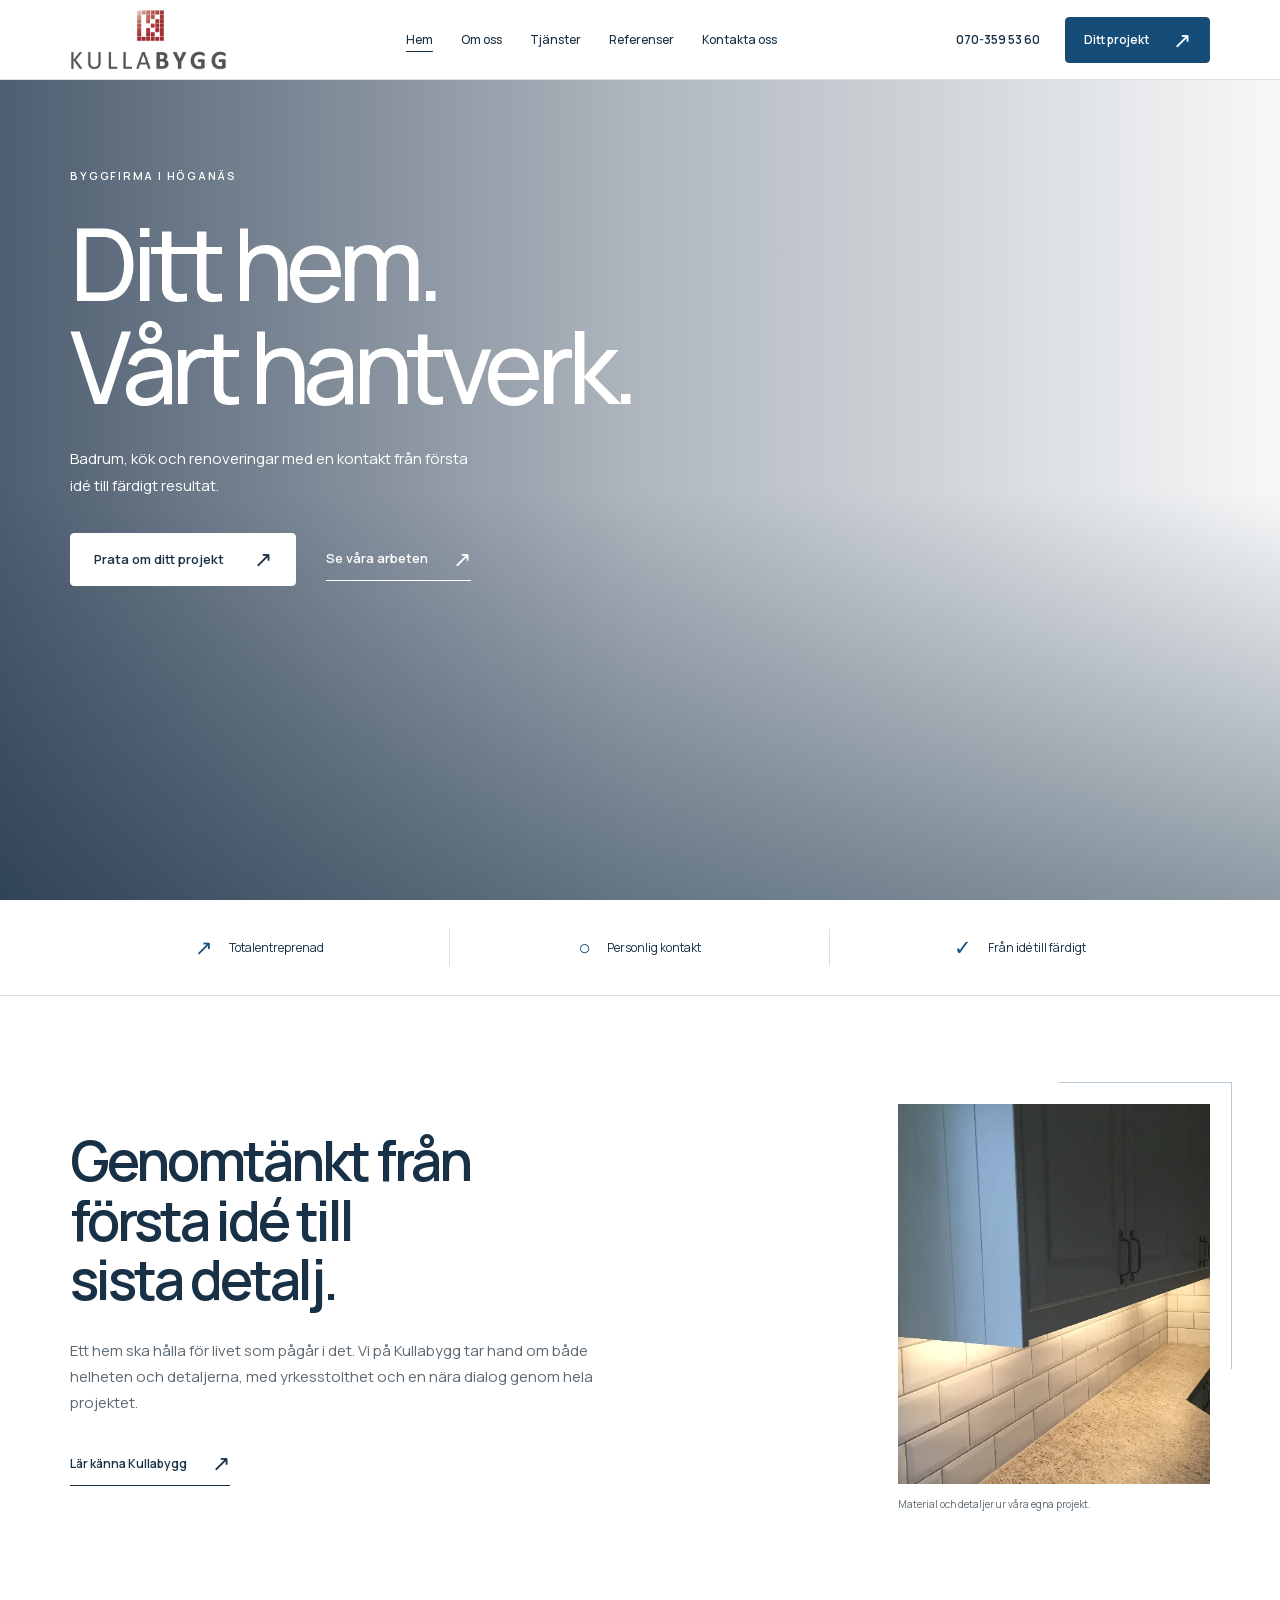
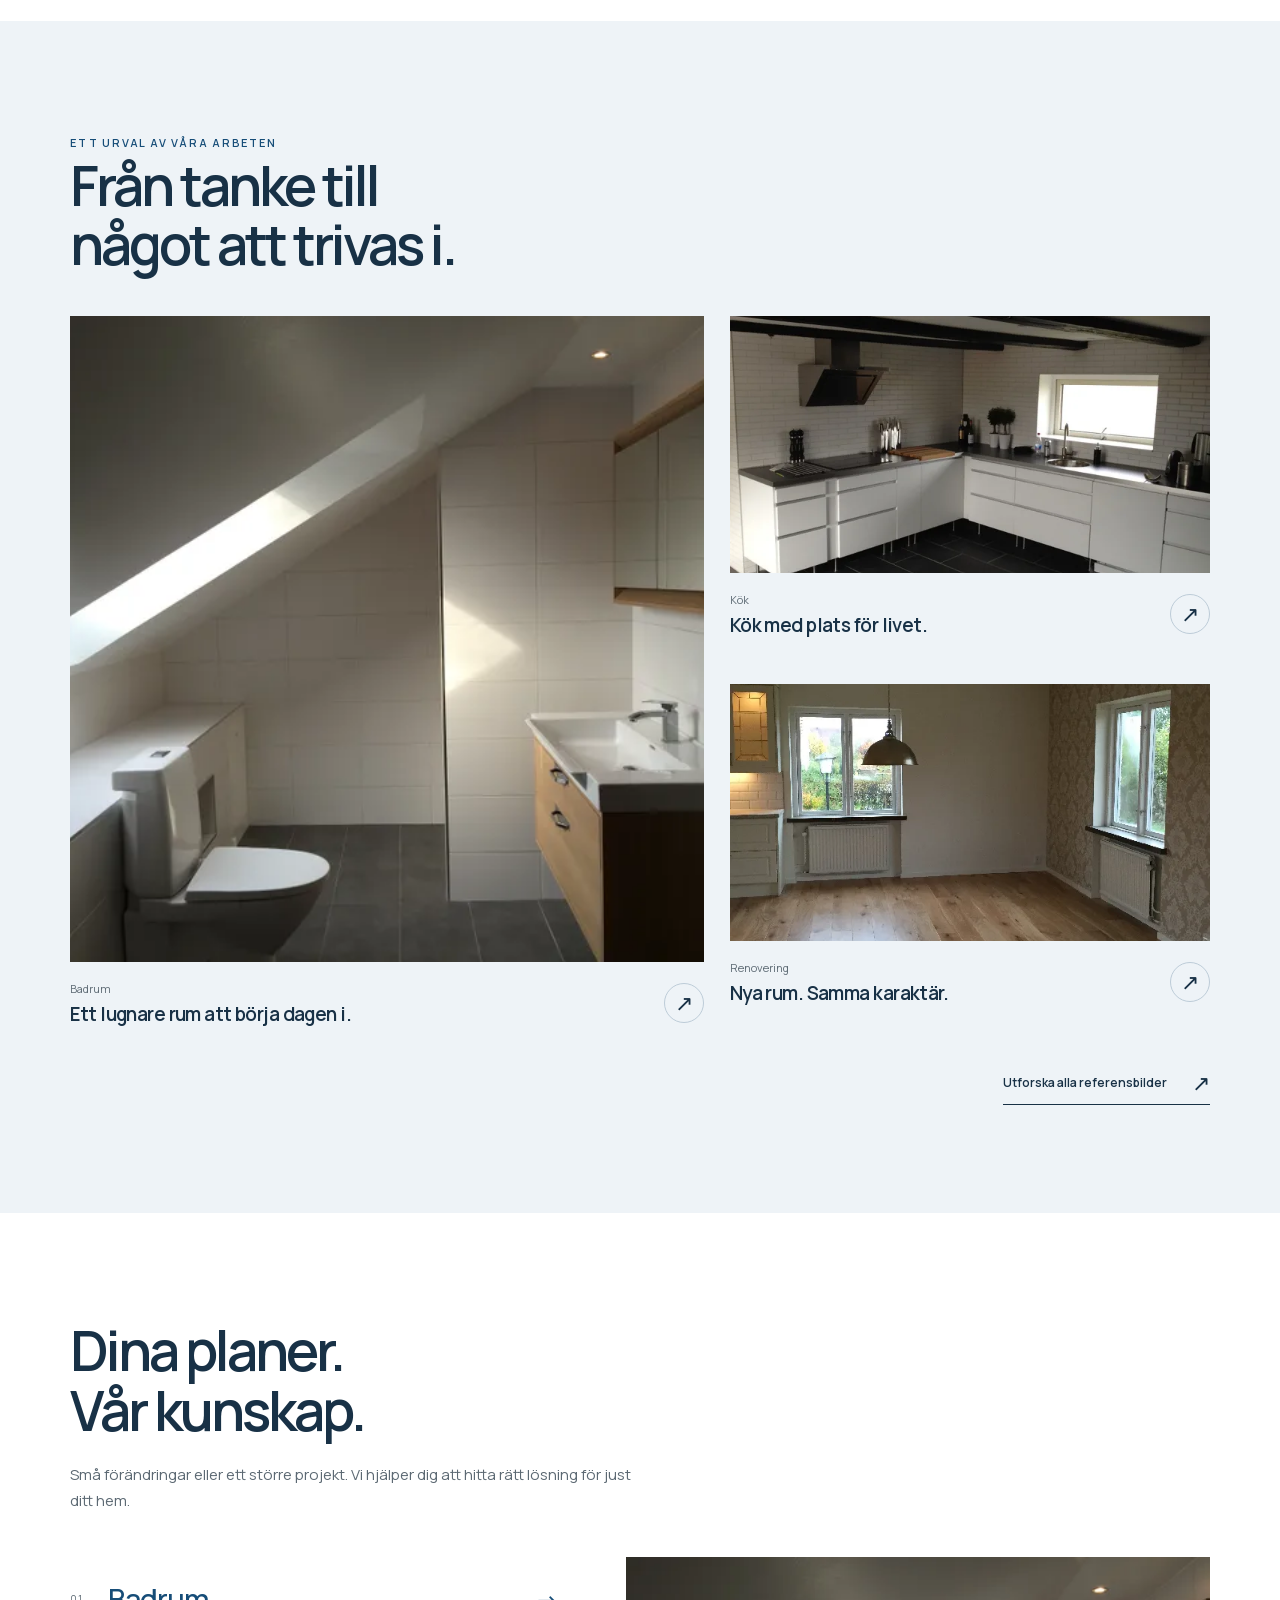
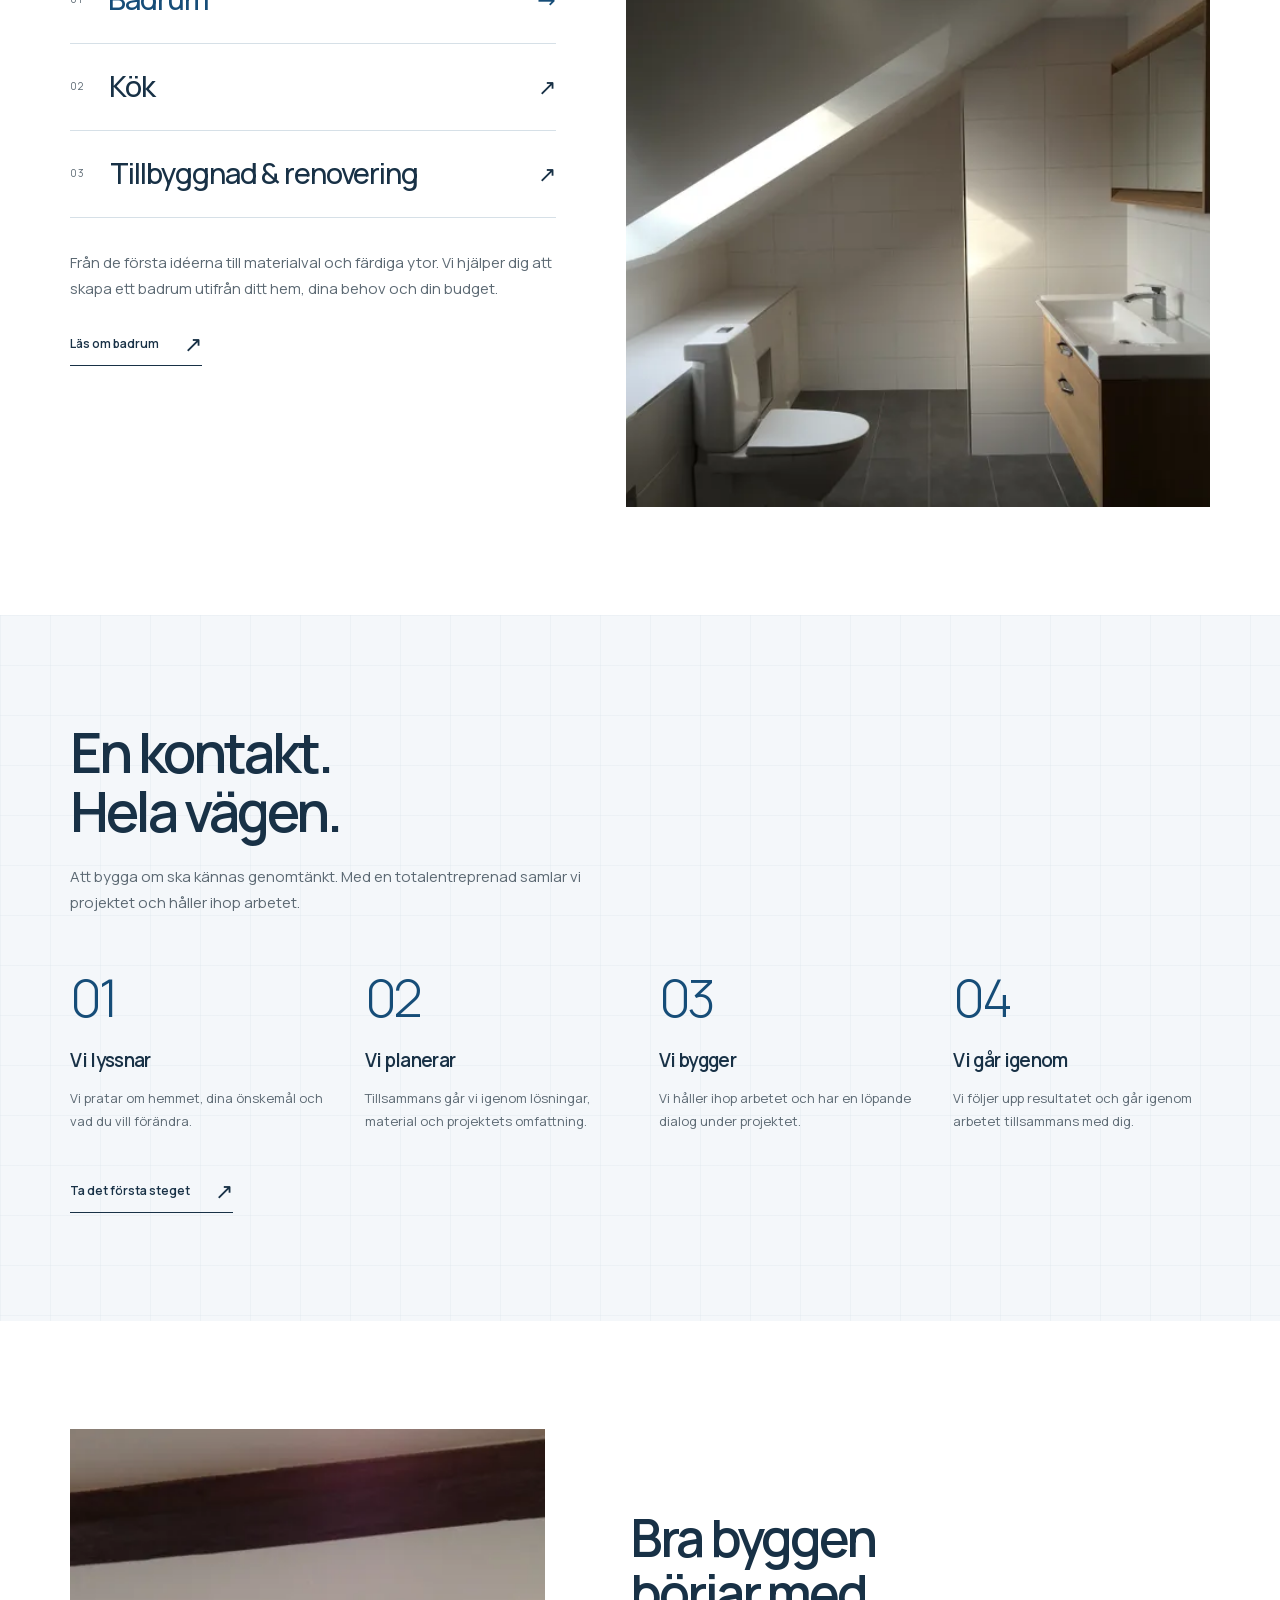
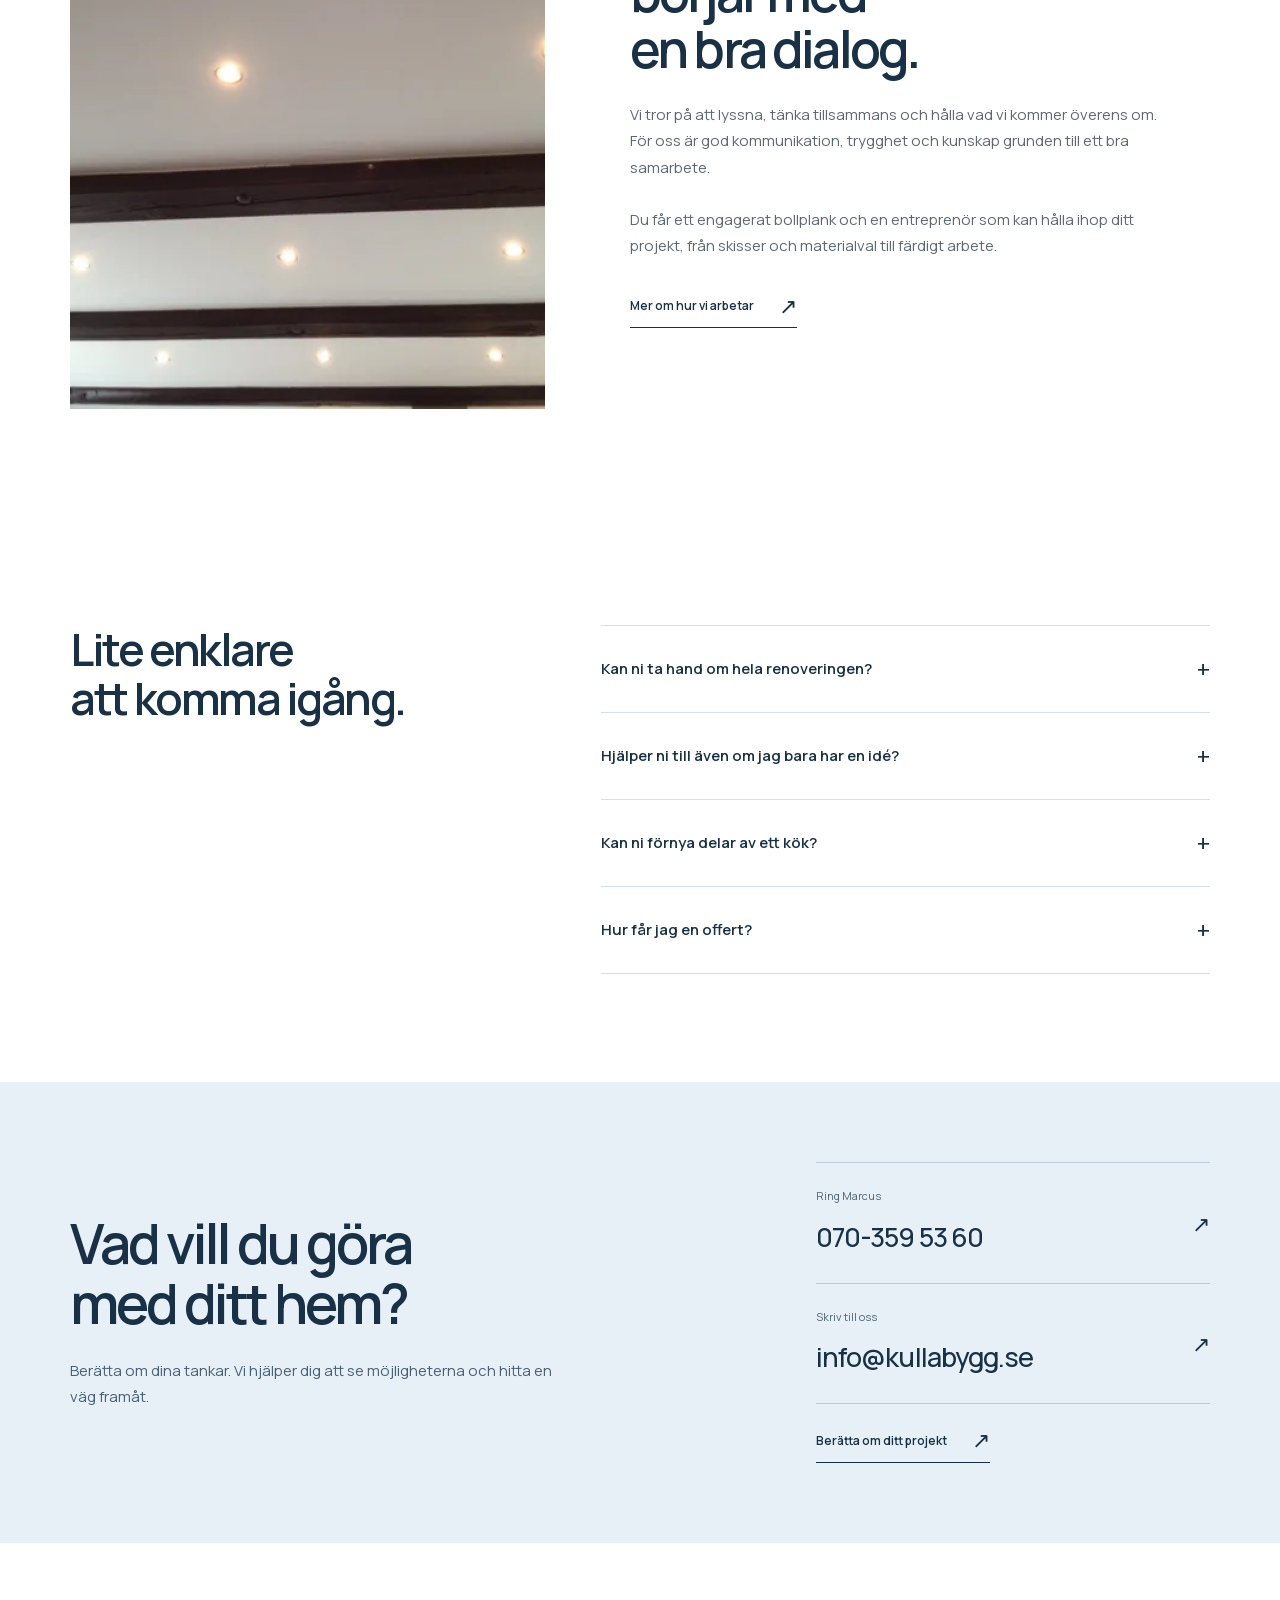
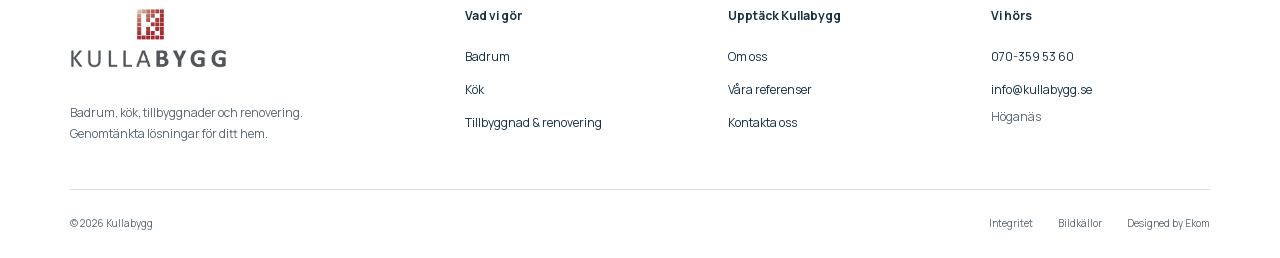
<file: index.html>
<!doctype html><html lang="sv"><head><meta charset="utf-8"><meta name="viewport" content="width=device-width, initial-scale=1"><title>Kullabygg | Badrum, kök &amp; renovering i Höganäs</title><meta name="description" content="Kullabygg hjälper dig med badrum, kök, tillbyggnad och renovering. En personlig kontakt genom hela projektet. Ring Marcus på 070-359 53 60."><meta name="theme-color" content="#164d78"><link rel="canonical" href="https://www.kullabygg.se/"><meta property="og:locale" content="sv_SE"><meta property="og:type" content="website"><meta property="og:title" content="Kullabygg | Badrum, kök &amp; renovering i Höganäs"><meta property="og:description" content="Kullabygg hjälper dig med badrum, kök, tillbyggnad och renovering. En personlig kontakt genom hela projektet. Ring Marcus på 070-359 53 60."><meta property="og:url" content="https://www.kullabygg.se/"><meta property="og:image" content="https://www.kullabygg.se/assets/hero.webp"><meta name="twitter:card" content="summary_large_image"><link rel="icon" href="favicon.png" type="image/png"><link rel="apple-touch-icon" href="apple-touch-icon.png"><link rel="preload" href="assets/manrope.woff2" as="font" type="font/woff2" crossorigin><link rel="stylesheet" href="styles.css"><script src="script.js" defer></script><script type="application/ld+json">{"@context": "https://schema.org", "@graph": [{"@type": "Organization", "@id": "https://www.kullabygg.se/#organization", "name": "Kullabygg", "url": "https://www.kullabygg.se/", "logo": "https://www.kullabygg.se/assets/logo.png", "telephone": "+46703595360", "email": "info@kullabygg.se"}, {"@type": "WebPage", "@id": "https://www.kullabygg.se/", "url": "https://www.kullabygg.se/", "name": "Kullabygg | Badrum, kök & renovering i Höganäs", "description": "Kullabygg hjälper dig med badrum, kök, tillbyggnad och renovering. En personlig kontakt genom hela projektet. Ring Marcus på 070-359 53 60.", "inLanguage": "sv-SE", "isPartOf": {"@id": "https://www.kullabygg.se/#website"}}, {"@type": "WebSite", "@id": "https://www.kullabygg.se/#website", "url": "https://www.kullabygg.se/", "name": "Kullabygg", "inLanguage": "sv-SE"}]}</script></head><body><a class="skip" href="#main">Hoppa till innehållet</a><header class="site-header"><a class="logo" href="index.html" aria-label="Kullabygg, startsidan"><img src="assets/logo.png" width="462" height="177" alt="Kullabygg"></a><nav class="main-nav" id="main-nav" aria-label="Huvudmeny"><a href="index.html" aria-current="page">Hem</a><a href="om-oss/index.html">Om oss</a><a href="tjanster/index.html">Tjänster</a><a href="referenser/index.html">Referenser</a><a href="kontakt/index.html">Kontakta oss</a></nav><div class="header-contact"><a class="header-phone" href="tel:+46703595360">070-359 53 60</a><a class="btn " href="kontakt/index.html">Ditt projekt<span class="arrow" aria-hidden="true">↗</span></a></div><button class="menu-toggle" aria-expanded="false" aria-controls="main-nav"><span>Meny</span><span class="menu-icon" aria-hidden="true"></span></button></header><main id="main"><section class="hero"><picture><source media="(max-width: 600px)" srcset="assets/hero-800.webp"><source media="(max-width: 1200px)" srcset="assets/hero-1200.webp"><img src="assets/hero.webp" width="2000" height="1334" alt="Inspirationsbild av ett ljust hem med kök i trä" fetchpriority="high" decoding="async"></picture><div class="hero-content"><span class="kicker">Byggfirma i Höganäs</span><h1>Ditt hem.<br>Vårt hantverk.</h1><p>Badrum, kök och renoveringar med en kontakt från första idé till färdigt resultat.</p><div class="hero-actions"><a class="btn white" href="kontakt/index.html">Prata om ditt projekt<span class="arrow" aria-hidden="true">↗</span></a><a class="text-link" href="referenser/index.html">Se våra arbeten<span class="arrow" aria-hidden="true">↗</span></a></div></div></section><div class="trust-row"><div class="trust-item"><span class="trust-symbol" aria-hidden="true">↗</span>Totalentreprenad</div><div class="trust-item"><span class="trust-symbol" aria-hidden="true">○</span>Personlig kontakt</div><div class="trust-item"><span class="trust-symbol" aria-hidden="true">✓</span>Från idé till färdigt</div></div><section class="section wrap intro"><div class="reveal"><h2>Genomtänkt från<br>första idé till<br>sista detalj.</h2><p class="intro-text">Ett hem ska hålla för livet som pågår i det. Vi på Kullabygg tar hand om både helheten och detaljerna, med yrkesstolthet och en nära dialog genom hela projektet.</p><a class="text-link" href="om-oss/index.html">Lär känna Kullabygg<span class="arrow" aria-hidden="true">↗</span></a></div><figure class="detail-photo reveal"><img class="" src="assets/projekt-23.webp" srcset="assets/projekt-23-640.webp 600w" sizes="(max-width: 600px) 100vw, 50vw" width="600" height="600" alt="Träbänk och detaljer, Kullabyggs referensprojekt" loading="lazy" decoding="async"><figcaption>Material och detaljer ur våra egna projekt.</figcaption></figure></section><section class="section wrap projects-home"><div class="section-heading reveal"><span class="kicker">Ett urval av våra arbeten</span><h2>Från tanke till<br>något att trivas i.</h2></div><div class="projects-layout"><a class="project-card project-large reveal" href="referenser/index.html#badrum"><figure><img class="" src="assets/projekt-08.webp" srcset="assets/projekt-08-640.webp 640w, assets/projekt-08.webp 1800w" sizes="(max-width: 600px) 100vw, 50vw" width="1800" height="1350" alt="Badrum under snedtak, Kullabyggs referensprojekt" loading="lazy" decoding="async"></figure><div class="project-caption"><div><small>Badrum</small><h3>Ett lugnare rum att börja dagen i.</h3></div><span class="arrow" aria-hidden="true">↗</span></div></a><a class="project-card project-small reveal" href="referenser/index.html#kok"><figure><img class="" src="assets/projekt-17.webp" srcset="assets/projekt-17-640.webp 640w, assets/projekt-17.webp 800w" sizes="(max-width: 600px) 100vw, 50vw" width="800" height="600" alt="Kök med synliga bjälkar, Kullabyggs referensprojekt" loading="lazy" decoding="async"></figure><div class="project-caption"><div><small>Kök</small><h3>Kök med plats för livet.</h3></div><span class="arrow" aria-hidden="true">↗</span></div></a><a class="project-card project-small reveal" href="referenser/index.html#renovering"><figure><img class="" src="assets/projekt-32.webp" srcset="assets/projekt-32-640.webp 600w" sizes="(max-width: 600px) 100vw, 50vw" width="600" height="600" alt="Renovering med bevarad karaktär, Kullabyggs referensprojekt" loading="lazy" decoding="async"></figure><div class="project-caption"><div><small>Renovering</small><h3>Nya rum. Samma karaktär.</h3></div><span class="arrow" aria-hidden="true">↗</span></div></a></div><div class="section-tail"><a class="text-link" href="referenser/index.html">Utforska alla referensbilder<span class="arrow" aria-hidden="true">↗</span></a></div></section><section class="section wrap"><div class="section-heading reveal"><h2>Dina planer.<br>Vår kunskap.</h2><p>Små förändringar eller ett större projekt. Vi hjälper dig att hitta rätt lösning för just ditt hem.</p></div><div class="service-tabs"><div><div class="tab-buttons" role="tablist" aria-label="Våra tjänster" aria-orientation="vertical"><button class="service-tab" role="tab" id="tab-badrum" aria-selected="true" aria-controls="panel-badrum" tabindex="0"><span>01</span><h3>Badrum</h3><span class="arrow" aria-hidden="true">↗</span></button><button class="service-tab" role="tab" id="tab-kok" aria-selected="false" aria-controls="panel-kok" tabindex="-1"><span>02</span><h3>Kök</h3><span class="arrow" aria-hidden="true">↗</span></button><button class="service-tab" role="tab" id="tab-tillbyggnad-renovering" aria-selected="false" aria-controls="panel-tillbyggnad-renovering" tabindex="-1"><span>03</span><h3>Tillbyggnad & renovering</h3><span class="arrow" aria-hidden="true">↗</span></button></div><div class="service-panel" role="tabpanel" id="panel-badrum" aria-labelledby="tab-badrum" ><p>Från de första idéerna till materialval och färdiga ytor. Vi hjälper dig att skapa ett badrum utifrån ditt hem, dina behov och din budget.</p><a class="text-link" href="tjanster/badrum/index.html">Läs om badrum<span class="arrow" aria-hidden="true">↗</span></a></div><div class="service-panel" role="tabpanel" id="panel-kok" aria-labelledby="tab-kok" hidden><p>Förnya det kök du redan har eller skapa något helt nytt. Vi hjälper dig med detaljerna, helheten och vägen däremellan.</p><a class="text-link" href="tjanster/kok/index.html">Läs om kök<span class="arrow" aria-hidden="true">↗</span></a></div><div class="service-panel" role="tabpanel" id="panel-tillbyggnad-renovering" aria-labelledby="tab-tillbyggnad-renovering" hidden><p>När livet förändras kan hemmet följa med. Vi hjälper dig med tillbyggnader och renoveringar som tar vara på husets möjligheter.</p><a class="text-link" href="tjanster/tillbyggnad-renovering/index.html">Läs om tillbyggnad & renovering<span class="arrow" aria-hidden="true">↗</span></a></div></div><div class="service-visual"><div data-service-image="tab-badrum" ><img class="" src="assets/projekt-08.webp" srcset="assets/projekt-08-640.webp 640w, assets/projekt-08.webp 1800w" sizes="(max-width: 600px) 100vw, 50vw" width="1800" height="1350" alt="Badrum under snedtak, Kullabyggs referensprojekt" loading="lazy" decoding="async"></div><div data-service-image="tab-kok" hidden><img class="" src="assets/projekt-17.webp" srcset="assets/projekt-17-640.webp 640w, assets/projekt-17.webp 800w" sizes="(max-width: 600px) 100vw, 50vw" width="800" height="600" alt="Kök med synliga bjälkar, Kullabyggs referensprojekt" loading="lazy" decoding="async"></div><div data-service-image="tab-tillbyggnad-renovering" hidden><img class="" src="assets/projekt-32.webp" srcset="assets/projekt-32-640.webp 600w" sizes="(max-width: 600px) 100vw, 50vw" width="600" height="600" alt="Renovering med bevarad karaktär, Kullabyggs referensprojekt" loading="lazy" decoding="async"></div></div></div></section><section class="approach section wrap"><div class="section-heading reveal"><h2>En kontakt.<br>Hela vägen.</h2><p>Att bygga om ska kännas genomtänkt. Med en totalentreprenad samlar vi projektet och håller ihop arbetet.</p></div><div class="steps"><div class="step reveal"><span class="step-number">01</span><h3>Vi lyssnar</h3><p>Vi pratar om hemmet, dina önskemål och vad du vill förändra.</p></div><div class="step reveal"><span class="step-number">02</span><h3>Vi planerar</h3><p>Tillsammans går vi igenom lösningar, material och projektets omfattning.</p></div><div class="step reveal"><span class="step-number">03</span><h3>Vi bygger</h3><p>Vi håller ihop arbetet och har en löpande dialog under projektet.</p></div><div class="step reveal"><span class="step-number">04</span><h3>Vi går igenom</h3><p>Vi följer upp resultatet och går igenom arbetet tillsammans med dig.</p></div></div><div class="process-link"><a class="text-link" href="kontakt/index.html">Ta det första steget<span class="arrow" aria-hidden="true">↗</span></a></div></section><section class="section wrap statement"><div class="statement-image reveal"><img class="" src="assets/projekt-31.webp" srcset="assets/projekt-31-640.webp 640w, assets/projekt-31.webp 800w" sizes="(max-width: 600px) 100vw, 50vw" width="800" height="600" alt="Synliga takbjälkar, Kullabyggs referensprojekt" loading="lazy" decoding="async"></div><div class="statement-copy reveal"><h2>Bra byggen<br>börjar med<br>en bra dialog.</h2><p>Vi tror på att lyssna, tänka tillsammans och hålla vad vi kommer överens om. För oss är god kommunikation, trygghet och kunskap grunden till ett bra samarbete.</p><p>Du får ett engagerat bollplank och en entreprenör som kan hålla ihop ditt projekt, från skisser och materialval till färdigt arbete.</p><a class="text-link" href="om-oss/index.html">Mer om hur vi arbetar<span class="arrow" aria-hidden="true">↗</span></a></div></section><section class="section wrap faq"><div><h2>Lite enklare<br>att komma igång.</h2></div><div class="faq-list"><details><summary>Kan ni ta hand om hela renoveringen?</summary><p>Ja, Kullabygg erbjuder totalentreprenad. Det innebär att vi kan hålla ihop projektet från idéer, skisser och planering till själva byggandet. Vi går igenom omfattningen tillsammans innan arbetet börjar.</p></details><details><summary>Hjälper ni till även om jag bara har en idé?</summary><p>Absolut. Vi är gärna med tidigt och hjälper till att utveckla dina tankar till genomtänkta lösningar för ditt hem.</p></details><details><summary>Kan ni förnya delar av ett kök?</summary><p>Ja. Vi kan hjälpa till med specifika delar av ett befintligt kök eller stå för en komplett köksrenovering.</p></details><details><summary>Hur får jag en offert?</summary><p>Ring Marcus på 070-359 53 60 eller mejla info@kullabygg.se. Beskriv gärna vad du vill göra och var projektet finns, så pratar vi vidare om förutsättningarna.</p></details></div></section><section class="contact-band"><div><h2>Vad vill du göra<br>med ditt hem?</h2><p>Berätta om dina tankar. Vi hjälper dig att se möjligheterna och hitta en väg framåt.</p></div><div class="contact-links"><a class="contact-line" href="tel:+46703595360"><small>Ring Marcus</small><strong>070-359 53 60</strong><span class="arrow" aria-hidden="true">↗</span></a><a class="contact-line" href="mailto:info@kullabygg.se"><small>Skriv till oss</small><strong>info@kullabygg.se</strong><span class="arrow" aria-hidden="true">↗</span></a><a class="text-link" href="kontakt/index.html">Berätta om ditt projekt<span class="arrow" aria-hidden="true">↗</span></a></div></section></main><footer class="footer"><div class="footer-top"><div><a href="index.html" class="logo"><img src="assets/logo.png" class="footer-logo" width="462" height="177" alt="Kullabygg"></a><p>Badrum, kök, tillbyggnader och renovering.<br>Genomtänkta lösningar för ditt hem.</p></div><div><h3>Vad vi gör</h3><a href="tjanster/badrum/index.html">Badrum</a><a href="tjanster/kok/index.html">Kök</a><a href="tjanster/tillbyggnad-renovering/index.html">Tillbyggnad & renovering</a></div><div><h3>Upptäck Kullabygg</h3><a href="om-oss/index.html">Om oss</a><a href="referenser/index.html">Våra referenser</a><a href="kontakt/index.html">Kontakta oss</a></div><div><h3>Vi hörs</h3><a href="tel:+46703595360">070-359 53 60</a><a href="mailto:info@kullabygg.se">info@kullabygg.se</a><p>Höganäs</p></div></div><div class="footer-bottom"><span>© 2026 Kullabygg</span><div><a href="integritet/index.html">Integritet</a><a href="bildkallor/index.html">Bildkällor</a><a href="https://ekom.se" target="_blank" rel="noopener noreferrer">Designed by Ekom</a></div></div></footer><div class="mobile-contact" aria-label="Snabbkontakt"><a href="tel:+46703595360">Ring Marcus</a><a href="mailto:info@kullabygg.se">Mejla oss ↗</a></div></body></html>
</file>
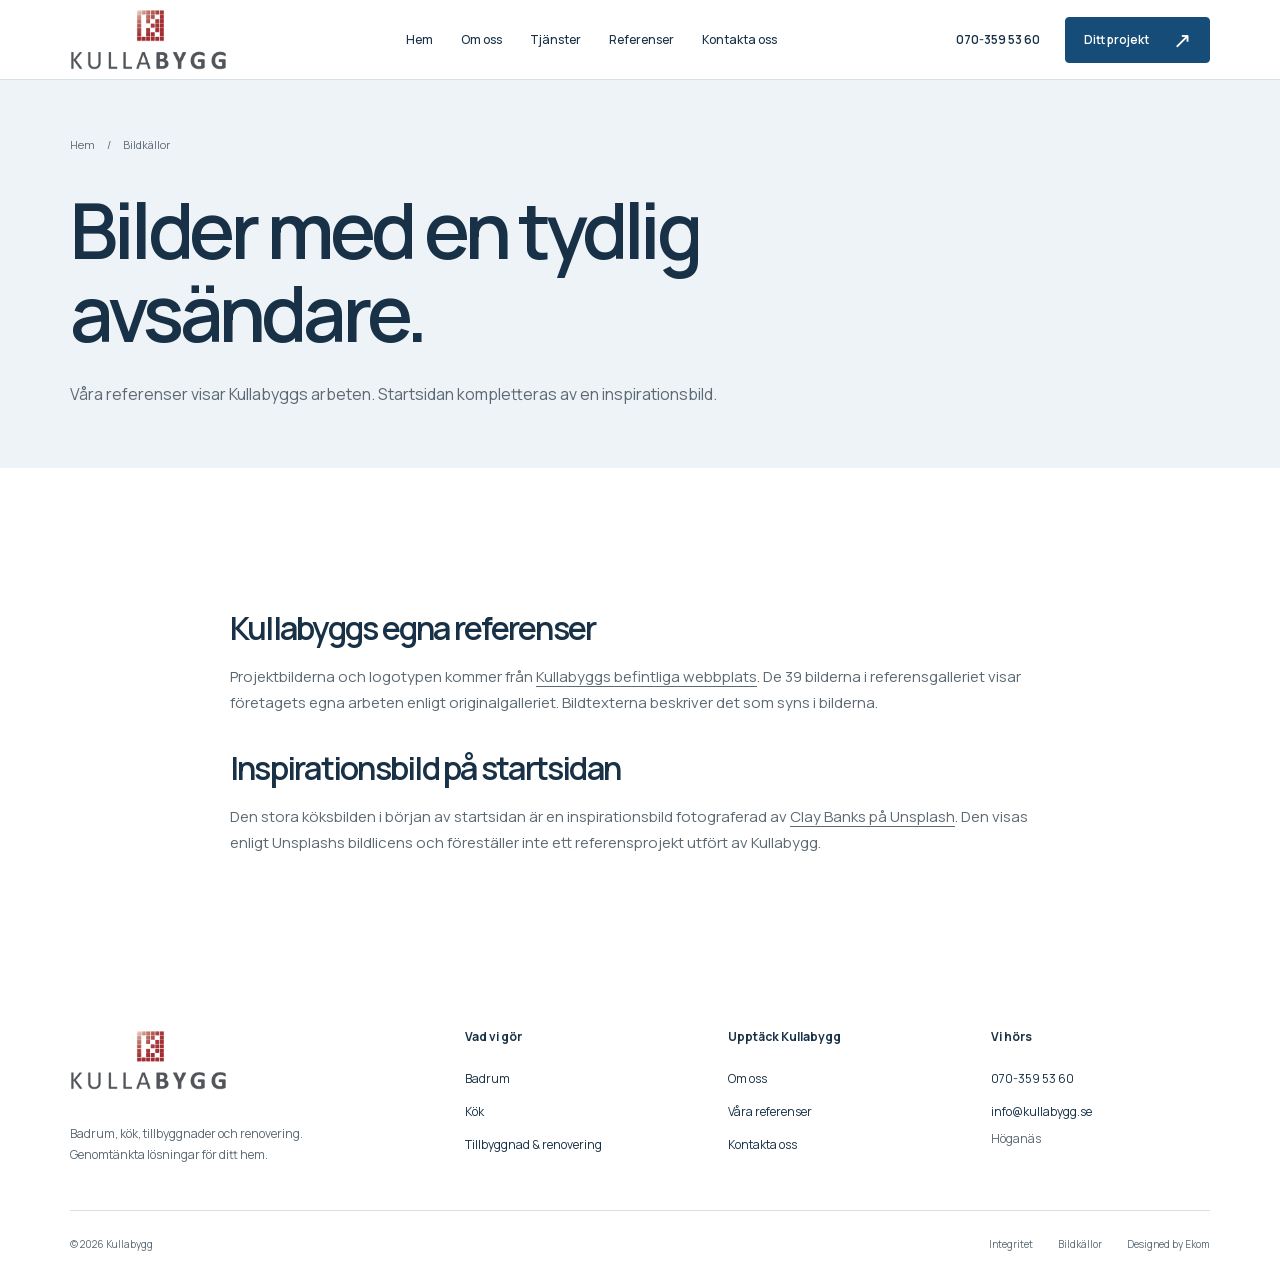
<file: bildkallor/index.html>
<!doctype html><html lang="sv"><head><meta charset="utf-8"><meta name="viewport" content="width=device-width, initial-scale=1"><title>Bildkällor | Kullabygg</title><meta name="description" content="Information om Kullabyggs egna projektbilder och inspirationsbilden på startsidan."><meta name="theme-color" content="#164d78"><link rel="canonical" href="https://www.kullabygg.se/bildkallor/"><meta property="og:locale" content="sv_SE"><meta property="og:type" content="website"><meta property="og:title" content="Bildkällor | Kullabygg"><meta property="og:description" content="Information om Kullabyggs egna projektbilder och inspirationsbilden på startsidan."><meta property="og:url" content="https://www.kullabygg.se/bildkallor/"><meta property="og:image" content="https://www.kullabygg.se/assets/hero.webp"><meta name="twitter:card" content="summary_large_image"><link rel="icon" href="../favicon.png" type="image/png"><link rel="apple-touch-icon" href="../apple-touch-icon.png"><link rel="preload" href="../assets/manrope.woff2" as="font" type="font/woff2" crossorigin><link rel="stylesheet" href="../styles.css"><script src="../script.js" defer></script><script type="application/ld+json">{"@context": "https://schema.org", "@graph": [{"@type": "Organization", "@id": "https://www.kullabygg.se/#organization", "name": "Kullabygg", "url": "https://www.kullabygg.se/", "logo": "https://www.kullabygg.se/assets/logo.png", "telephone": "+46703595360", "email": "info@kullabygg.se"}, {"@type": "WebPage", "@id": "https://www.kullabygg.se/bildkallor/", "url": "https://www.kullabygg.se/bildkallor/", "name": "Bildkällor | Kullabygg", "description": "Information om Kullabyggs egna projektbilder och inspirationsbilden på startsidan.", "inLanguage": "sv-SE", "isPartOf": {"@id": "https://www.kullabygg.se/#website"}}, {"@type": "WebSite", "@id": "https://www.kullabygg.se/#website", "url": "https://www.kullabygg.se/", "name": "Kullabygg", "inLanguage": "sv-SE"}]}</script></head><body><a class="skip" href="#main">Hoppa till innehållet</a><header class="site-header"><a class="logo" href="../index.html" aria-label="Kullabygg, startsidan"><img src="../assets/logo.png" width="462" height="177" alt="Kullabygg"></a><nav class="main-nav" id="main-nav" aria-label="Huvudmeny"><a href="../index.html">Hem</a><a href="../om-oss/index.html">Om oss</a><a href="../tjanster/index.html">Tjänster</a><a href="../referenser/index.html">Referenser</a><a href="../kontakt/index.html">Kontakta oss</a></nav><div class="header-contact"><a class="header-phone" href="tel:+46703595360">070-359 53 60</a><a class="btn " href="../kontakt/index.html">Ditt projekt<span class="arrow" aria-hidden="true">↗</span></a></div><button class="menu-toggle" aria-expanded="false" aria-controls="main-nav"><span>Meny</span><span class="menu-icon" aria-hidden="true"></span></button></header><main id="main"><section class="page-head"><nav class="breadcrumb" aria-label="Brödsmulor"><a href="../index.html">Hem</a><span aria-hidden="true">/</span><span>Bildkällor</span></nav><h1>Bilder med en tydlig avsändare.</h1><p>Våra referenser visar Kullabyggs arbeten. Startsidan kompletteras av en inspirationsbild.</p></section><section class="section wrap"><article class="article"><h2>Kullabyggs egna referenser</h2><p>Projektbilderna och logotypen kommer från <a href="https://www.kullabygg.se/">Kullabyggs befintliga webbplats</a>. De 39 bilderna i referensgalleriet visar företagets egna arbeten enligt originalgalleriet. Bildtexterna beskriver det som syns i bilderna.</p><h2>Inspirationsbild på startsidan</h2><p>Den stora köksbilden i början av startsidan är en inspirationsbild fotograferad av <a href="https://unsplash.com/photos/modern-kitchen-with-wood-cabinets-xuq5LucyvNM" target="_blank" rel="noopener noreferrer">Clay Banks på Unsplash</a>. Den visas enligt Unsplashs bildlicens och föreställer inte ett referensprojekt utfört av Kullabygg.</p></article></section></main><footer class="footer"><div class="footer-top"><div><a href="../index.html" class="logo"><img src="../assets/logo.png" class="footer-logo" width="462" height="177" alt="Kullabygg"></a><p>Badrum, kök, tillbyggnader och renovering.<br>Genomtänkta lösningar för ditt hem.</p></div><div><h3>Vad vi gör</h3><a href="../tjanster/badrum/index.html">Badrum</a><a href="../tjanster/kok/index.html">Kök</a><a href="../tjanster/tillbyggnad-renovering/index.html">Tillbyggnad & renovering</a></div><div><h3>Upptäck Kullabygg</h3><a href="../om-oss/index.html">Om oss</a><a href="../referenser/index.html">Våra referenser</a><a href="../kontakt/index.html">Kontakta oss</a></div><div><h3>Vi hörs</h3><a href="tel:+46703595360">070-359 53 60</a><a href="mailto:info@kullabygg.se">info@kullabygg.se</a><p>Höganäs</p></div></div><div class="footer-bottom"><span>© 2026 Kullabygg</span><div><a href="../integritet/index.html">Integritet</a><a href="../bildkallor/index.html">Bildkällor</a><a href="https://ekom.se" target="_blank" rel="noopener noreferrer">Designed by Ekom</a></div></div></footer><div class="mobile-contact" aria-label="Snabbkontakt"><a href="tel:+46703595360">Ring Marcus</a><a href="mailto:info@kullabygg.se">Mejla oss ↗</a></div></body></html>
</file>
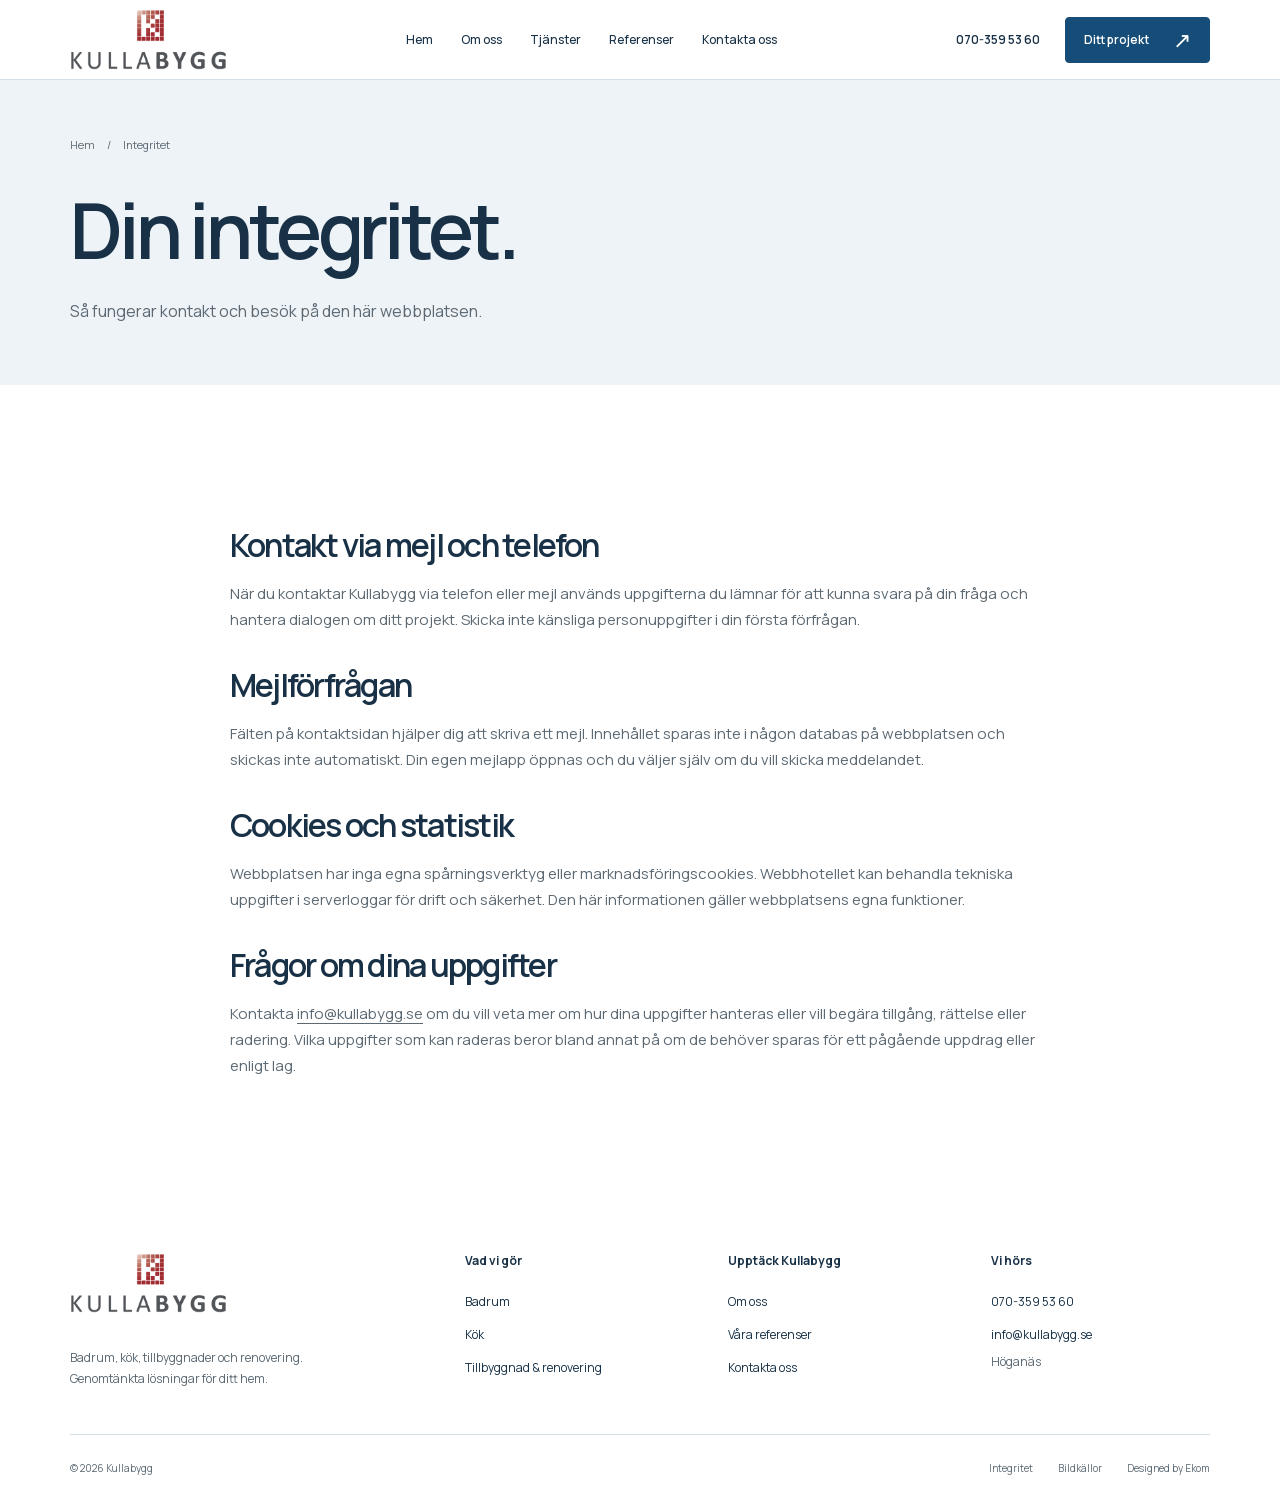
<file: integritet/index.html>
<!doctype html><html lang="sv"><head><meta charset="utf-8"><meta name="viewport" content="width=device-width, initial-scale=1"><title>Integritet | Kullabygg</title><meta name="description" content="Information om kontaktuppgifter, mejlförfrågningar och integritet på Kullabyggs webbplats."><meta name="theme-color" content="#164d78"><link rel="canonical" href="https://www.kullabygg.se/integritet/"><meta property="og:locale" content="sv_SE"><meta property="og:type" content="website"><meta property="og:title" content="Integritet | Kullabygg"><meta property="og:description" content="Information om kontaktuppgifter, mejlförfrågningar och integritet på Kullabyggs webbplats."><meta property="og:url" content="https://www.kullabygg.se/integritet/"><meta property="og:image" content="https://www.kullabygg.se/assets/hero.webp"><meta name="twitter:card" content="summary_large_image"><link rel="icon" href="../favicon.png" type="image/png"><link rel="apple-touch-icon" href="../apple-touch-icon.png"><link rel="preload" href="../assets/manrope.woff2" as="font" type="font/woff2" crossorigin><link rel="stylesheet" href="../styles.css"><script src="../script.js" defer></script><script type="application/ld+json">{"@context": "https://schema.org", "@graph": [{"@type": "Organization", "@id": "https://www.kullabygg.se/#organization", "name": "Kullabygg", "url": "https://www.kullabygg.se/", "logo": "https://www.kullabygg.se/assets/logo.png", "telephone": "+46703595360", "email": "info@kullabygg.se"}, {"@type": "WebPage", "@id": "https://www.kullabygg.se/integritet/", "url": "https://www.kullabygg.se/integritet/", "name": "Integritet | Kullabygg", "description": "Information om kontaktuppgifter, mejlförfrågningar och integritet på Kullabyggs webbplats.", "inLanguage": "sv-SE", "isPartOf": {"@id": "https://www.kullabygg.se/#website"}}, {"@type": "WebSite", "@id": "https://www.kullabygg.se/#website", "url": "https://www.kullabygg.se/", "name": "Kullabygg", "inLanguage": "sv-SE"}]}</script></head><body><a class="skip" href="#main">Hoppa till innehållet</a><header class="site-header"><a class="logo" href="../index.html" aria-label="Kullabygg, startsidan"><img src="../assets/logo.png" width="462" height="177" alt="Kullabygg"></a><nav class="main-nav" id="main-nav" aria-label="Huvudmeny"><a href="../index.html">Hem</a><a href="../om-oss/index.html">Om oss</a><a href="../tjanster/index.html">Tjänster</a><a href="../referenser/index.html">Referenser</a><a href="../kontakt/index.html">Kontakta oss</a></nav><div class="header-contact"><a class="header-phone" href="tel:+46703595360">070-359 53 60</a><a class="btn " href="../kontakt/index.html">Ditt projekt<span class="arrow" aria-hidden="true">↗</span></a></div><button class="menu-toggle" aria-expanded="false" aria-controls="main-nav"><span>Meny</span><span class="menu-icon" aria-hidden="true"></span></button></header><main id="main"><section class="page-head"><nav class="breadcrumb" aria-label="Brödsmulor"><a href="../index.html">Hem</a><span aria-hidden="true">/</span><span>Integritet</span></nav><h1>Din integritet.</h1><p>Så fungerar kontakt och besök på den här webbplatsen.</p></section><section class="section wrap"><article class="article"><h2>Kontakt via mejl och telefon</h2><p>När du kontaktar Kullabygg via telefon eller mejl används uppgifterna du lämnar för att kunna svara på din fråga och hantera dialogen om ditt projekt. Skicka inte känsliga personuppgifter i din första förfrågan.</p><h2>Mejlförfrågan</h2><p>Fälten på kontaktsidan hjälper dig att skriva ett mejl. Innehållet sparas inte i någon databas på webbplatsen och skickas inte automatiskt. Din egen mejlapp öppnas och du väljer själv om du vill skicka meddelandet.</p><h2>Cookies och statistik</h2><p>Webbplatsen har inga egna spårningsverktyg eller marknadsföringscookies. Webbhotellet kan behandla tekniska uppgifter i serverloggar för drift och säkerhet. Den här informationen gäller webbplatsens egna funktioner.</p><h2>Frågor om dina uppgifter</h2><p>Kontakta <a href="mailto:info@kullabygg.se">info@kullabygg.se</a> om du vill veta mer om hur dina uppgifter hanteras eller vill begära tillgång, rättelse eller radering. Vilka uppgifter som kan raderas beror bland annat på om de behöver sparas för ett pågående uppdrag eller enligt lag.</p></article></section></main><footer class="footer"><div class="footer-top"><div><a href="../index.html" class="logo"><img src="../assets/logo.png" class="footer-logo" width="462" height="177" alt="Kullabygg"></a><p>Badrum, kök, tillbyggnader och renovering.<br>Genomtänkta lösningar för ditt hem.</p></div><div><h3>Vad vi gör</h3><a href="../tjanster/badrum/index.html">Badrum</a><a href="../tjanster/kok/index.html">Kök</a><a href="../tjanster/tillbyggnad-renovering/index.html">Tillbyggnad & renovering</a></div><div><h3>Upptäck Kullabygg</h3><a href="../om-oss/index.html">Om oss</a><a href="../referenser/index.html">Våra referenser</a><a href="../kontakt/index.html">Kontakta oss</a></div><div><h3>Vi hörs</h3><a href="tel:+46703595360">070-359 53 60</a><a href="mailto:info@kullabygg.se">info@kullabygg.se</a><p>Höganäs</p></div></div><div class="footer-bottom"><span>© 2026 Kullabygg</span><div><a href="../integritet/index.html">Integritet</a><a href="../bildkallor/index.html">Bildkällor</a><a href="https://ekom.se" target="_blank" rel="noopener noreferrer">Designed by Ekom</a></div></div></footer><div class="mobile-contact" aria-label="Snabbkontakt"><a href="tel:+46703595360">Ring Marcus</a><a href="mailto:info@kullabygg.se">Mejla oss ↗</a></div></body></html>
</file>
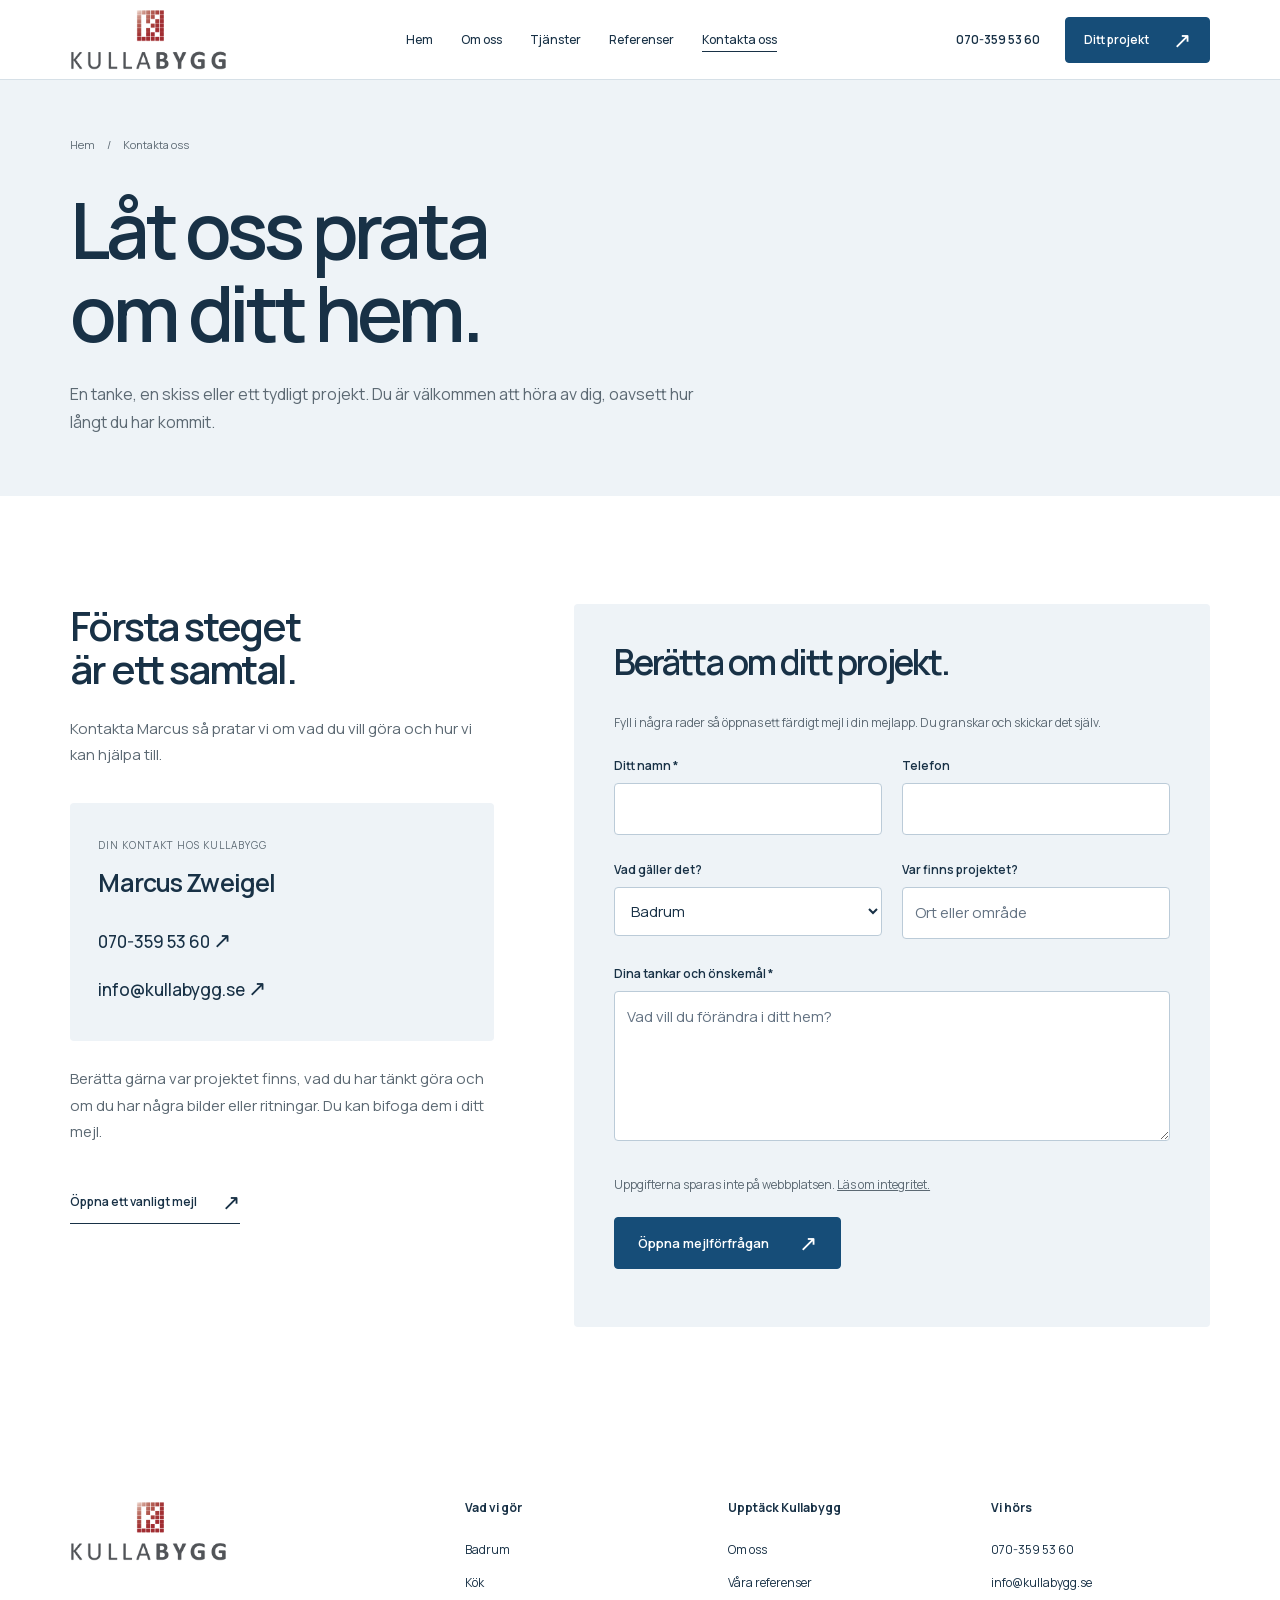
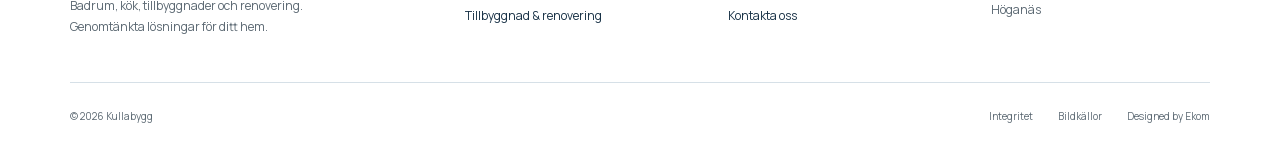
<file: kontakt/index.html>
<!doctype html><html lang="sv"><head><meta charset="utf-8"><meta name="viewport" content="width=device-width, initial-scale=1"><title>Kontakta Kullabygg | Marcus Zweigel | 070-359 53 60</title><meta name="description" content="Kontakta Marcus på Kullabygg för ditt byggprojekt. Ring 070-359 53 60 eller mejla info@kullabygg.se om badrum, kök, tillbyggnad eller renovering."><meta name="theme-color" content="#164d78"><link rel="canonical" href="https://www.kullabygg.se/kontakt/"><meta property="og:locale" content="sv_SE"><meta property="og:type" content="website"><meta property="og:title" content="Kontakta Kullabygg | Marcus Zweigel | 070-359 53 60"><meta property="og:description" content="Kontakta Marcus på Kullabygg för ditt byggprojekt. Ring 070-359 53 60 eller mejla info@kullabygg.se om badrum, kök, tillbyggnad eller renovering."><meta property="og:url" content="https://www.kullabygg.se/kontakt/"><meta property="og:image" content="https://www.kullabygg.se/assets/hero.webp"><meta name="twitter:card" content="summary_large_image"><link rel="icon" href="../favicon.png" type="image/png"><link rel="apple-touch-icon" href="../apple-touch-icon.png"><link rel="preload" href="../assets/manrope.woff2" as="font" type="font/woff2" crossorigin><link rel="stylesheet" href="../styles.css"><script src="../script.js" defer></script><script type="application/ld+json">{"@context": "https://schema.org", "@graph": [{"@type": "Organization", "@id": "https://www.kullabygg.se/#organization", "name": "Kullabygg", "url": "https://www.kullabygg.se/", "logo": "https://www.kullabygg.se/assets/logo.png", "telephone": "+46703595360", "email": "info@kullabygg.se"}, {"@type": "WebPage", "@id": "https://www.kullabygg.se/kontakt/", "url": "https://www.kullabygg.se/kontakt/", "name": "Kontakta Kullabygg | Marcus Zweigel | 070-359 53 60", "description": "Kontakta Marcus på Kullabygg för ditt byggprojekt. Ring 070-359 53 60 eller mejla info@kullabygg.se om badrum, kök, tillbyggnad eller renovering.", "inLanguage": "sv-SE", "isPartOf": {"@id": "https://www.kullabygg.se/#website"}}, {"@type": "WebSite", "@id": "https://www.kullabygg.se/#website", "url": "https://www.kullabygg.se/", "name": "Kullabygg", "inLanguage": "sv-SE"}]}</script></head><body><a class="skip" href="#main">Hoppa till innehållet</a><header class="site-header"><a class="logo" href="../index.html" aria-label="Kullabygg, startsidan"><img src="../assets/logo.png" width="462" height="177" alt="Kullabygg"></a><nav class="main-nav" id="main-nav" aria-label="Huvudmeny"><a href="../index.html">Hem</a><a href="../om-oss/index.html">Om oss</a><a href="../tjanster/index.html">Tjänster</a><a href="../referenser/index.html">Referenser</a><a href="../kontakt/index.html" aria-current="page">Kontakta oss</a></nav><div class="header-contact"><a class="header-phone" href="tel:+46703595360">070-359 53 60</a><a class="btn " href="../kontakt/index.html">Ditt projekt<span class="arrow" aria-hidden="true">↗</span></a></div><button class="menu-toggle" aria-expanded="false" aria-controls="main-nav"><span>Meny</span><span class="menu-icon" aria-hidden="true"></span></button></header><main id="main"><section class="page-head"><nav class="breadcrumb" aria-label="Brödsmulor"><a href="../index.html">Hem</a><span aria-hidden="true">/</span><span>Kontakta oss</span></nav><h1>Låt oss prata<br>om ditt hem.</h1><p>En tanke, en skiss eller ett tydligt projekt. Du är välkommen att höra av dig, oavsett hur långt du har kommit.</p></section><section class="section wrap contact-layout"><div class="contact-details"><h2>Första steget<br>är ett samtal.</h2><p>Kontakta Marcus så pratar vi om vad du vill göra och hur vi kan hjälpa till.</p><div class="contact-person"><small>Din kontakt hos Kullabygg</small><h3>Marcus Zweigel</h3><a href="tel:+46703595360">070-359 53 60 <span class="arrow" aria-hidden="true">↗</span></a><a href="mailto:info@kullabygg.se">info@kullabygg.se <span class="arrow" aria-hidden="true">↗</span></a></div><p>Berätta gärna var projektet finns, vad du har tänkt göra och om du har några bilder eller ritningar. Du kan bifoga dem i ditt mejl.</p><a class="text-link" href="mailto:info@kullabygg.se">Öppna ett vanligt mejl<span class="arrow" aria-hidden="true">↗</span></a></div><form class="quote-form" id="quote-form"><h2>Berätta om ditt projekt.</h2><p class="form-note">Fyll i några rader så öppnas ett färdigt mejl i din mejlapp. Du granskar och skickar det själv.</p><div class="form-row"><div class="field"><label for="name">Ditt namn *</label><input id="name" name="name" autocomplete="name" required maxlength="120"></div><div class="field"><label for="phone">Telefon</label><input id="phone" name="phone" type="tel" autocomplete="tel" maxlength="40"></div></div><div class="form-row"><div class="field"><label for="service">Vad gäller det?</label><select id="service" name="service"><option>Badrum</option><option>Kök</option><option>Tillbyggnad</option><option>Renovering</option><option>Tak eller annat arbete</option></select></div><div class="field"><label for="location">Var finns projektet?</label><input id="location" name="location" autocomplete="address-level2" maxlength="120" placeholder="Ort eller område"></div></div><div class="field"><label for="message">Dina tankar och önskemål *</label><textarea id="message" name="message" maxlength="2500" required placeholder="Vad vill du förändra i ditt hem?"></textarea></div><p class="form-note">Uppgifterna sparas inte på webbplatsen. <a href="../integritet/index.html" style="text-decoration:underline">Läs om integritet.</a></p><button class="btn" type="submit">Öppna mejlförfrågan <span class="arrow" aria-hidden="true">↗</span></button><p class="form-status" role="status"></p><noscript><p class="form-note">Mejla din förfrågan direkt till <a href="mailto:info@kullabygg.se">info@kullabygg.se</a>.</p></noscript></form></section></main><footer class="footer"><div class="footer-top"><div><a href="../index.html" class="logo"><img src="../assets/logo.png" class="footer-logo" width="462" height="177" alt="Kullabygg"></a><p>Badrum, kök, tillbyggnader och renovering.<br>Genomtänkta lösningar för ditt hem.</p></div><div><h3>Vad vi gör</h3><a href="../tjanster/badrum/index.html">Badrum</a><a href="../tjanster/kok/index.html">Kök</a><a href="../tjanster/tillbyggnad-renovering/index.html">Tillbyggnad & renovering</a></div><div><h3>Upptäck Kullabygg</h3><a href="../om-oss/index.html">Om oss</a><a href="../referenser/index.html">Våra referenser</a><a href="../kontakt/index.html">Kontakta oss</a></div><div><h3>Vi hörs</h3><a href="tel:+46703595360">070-359 53 60</a><a href="mailto:info@kullabygg.se">info@kullabygg.se</a><p>Höganäs</p></div></div><div class="footer-bottom"><span>© 2026 Kullabygg</span><div><a href="../integritet/index.html">Integritet</a><a href="../bildkallor/index.html">Bildkällor</a><a href="https://ekom.se" target="_blank" rel="noopener noreferrer">Designed by Ekom</a></div></div></footer><div class="mobile-contact" aria-label="Snabbkontakt"><a href="tel:+46703595360">Ring Marcus</a><a href="mailto:info@kullabygg.se">Mejla oss ↗</a></div></body></html>
</file>
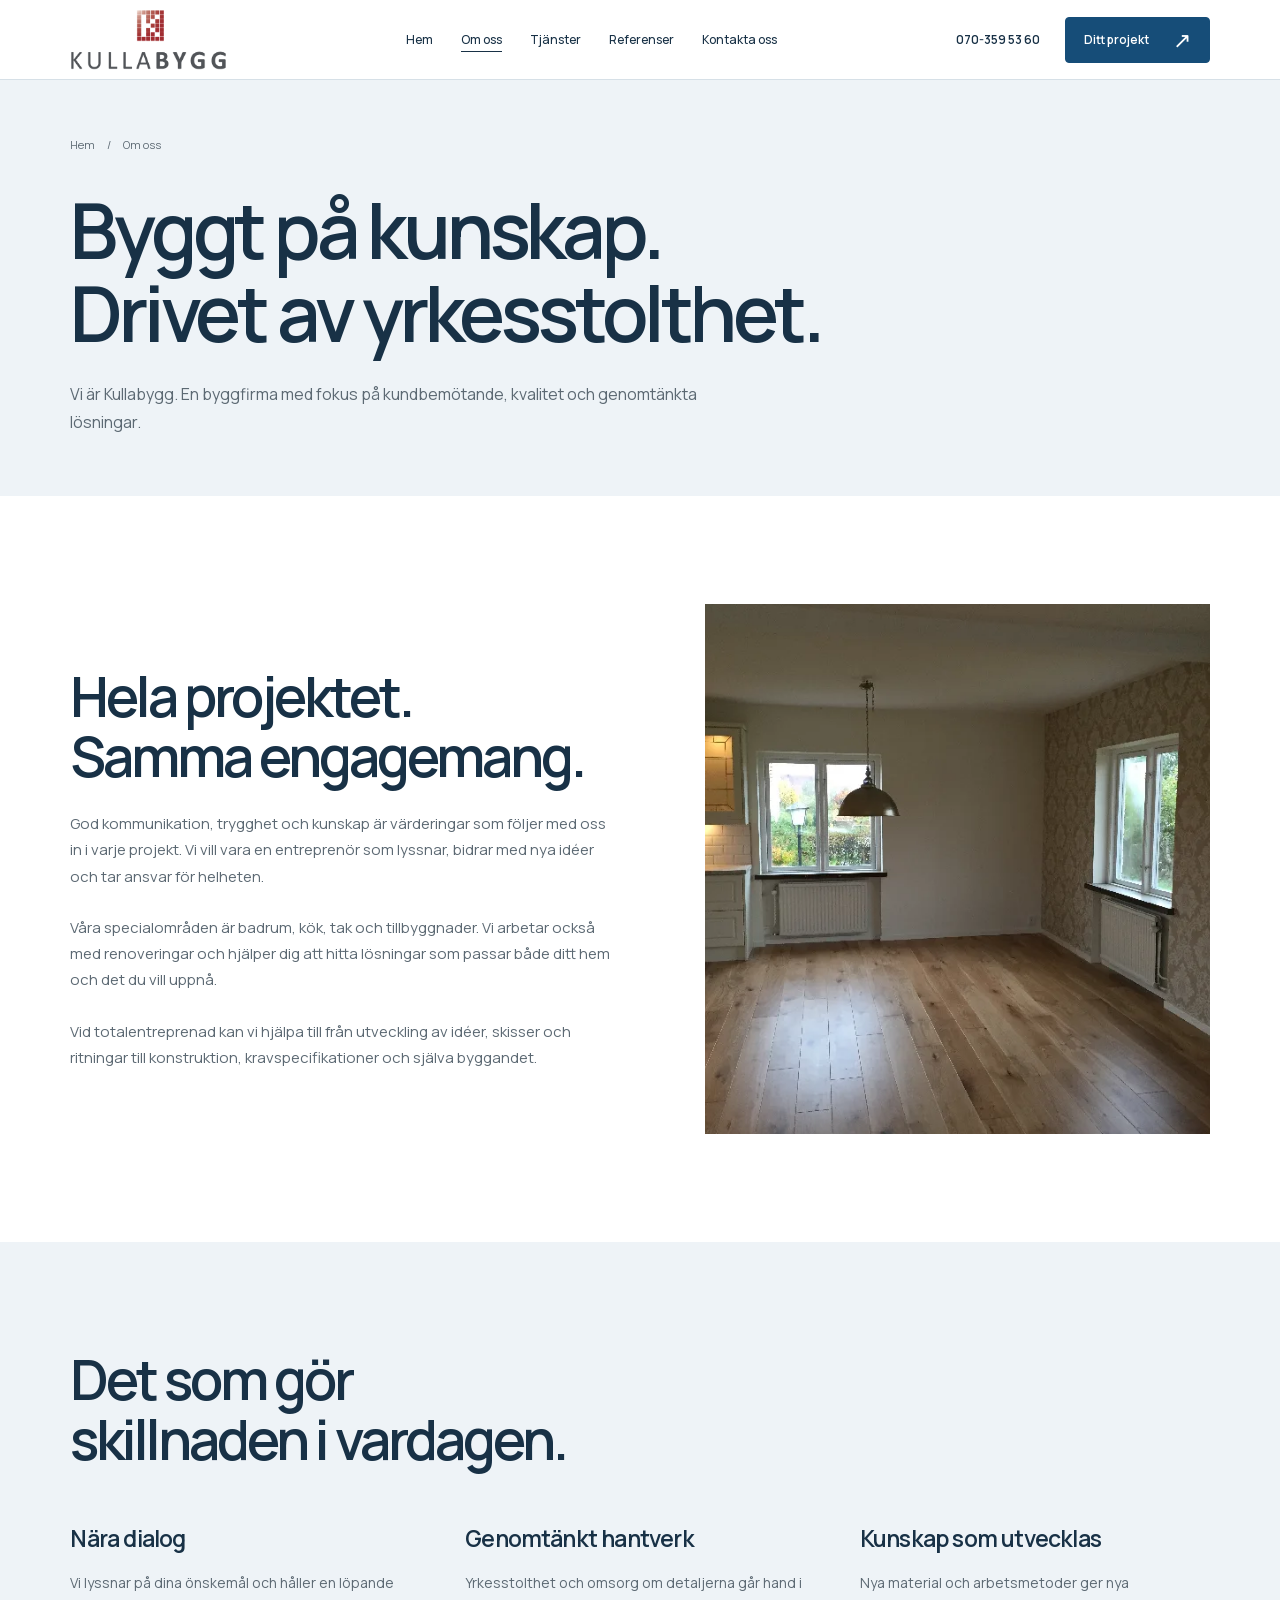
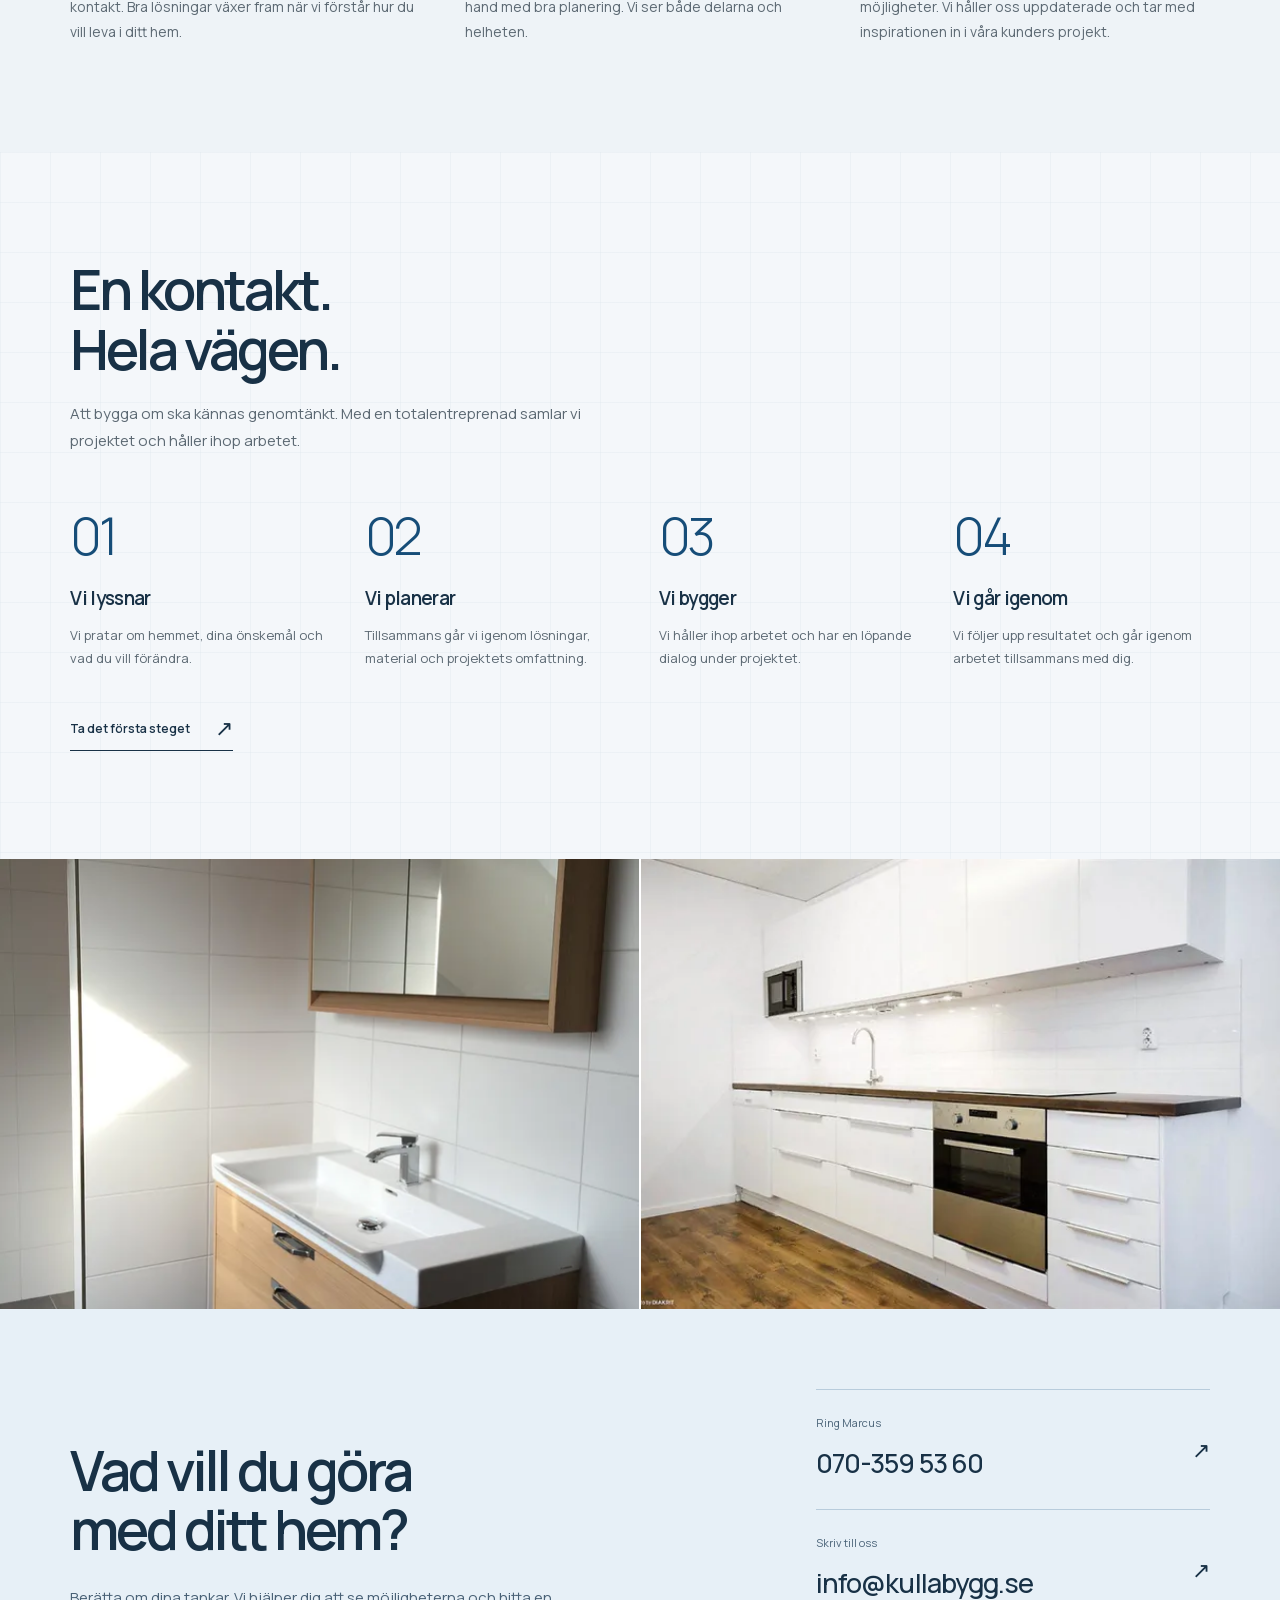
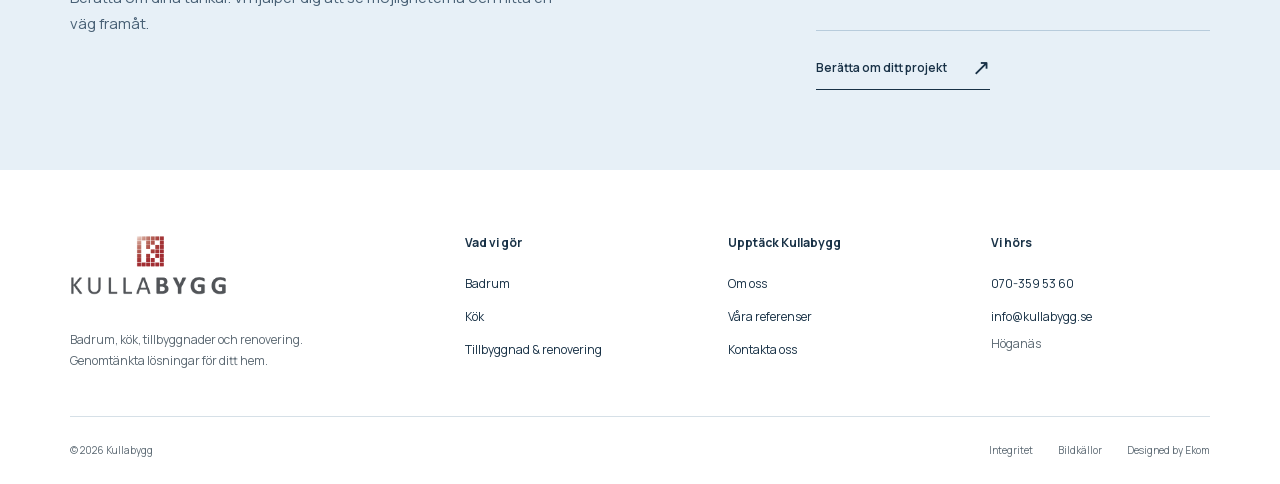
<file: om-oss/index.html>
<!doctype html><html lang="sv"><head><meta charset="utf-8"><meta name="viewport" content="width=device-width, initial-scale=1"><title>Om Kullabygg | Personligt engagemang &amp; totalentreprenad</title><meta name="description" content="Lär känna Kullabygg och vårt arbetssätt. Vi hjälper dig med planering, badrum, kök, tak, tillbyggnad och renovering med en nära dialog."><meta name="theme-color" content="#164d78"><link rel="canonical" href="https://www.kullabygg.se/om-oss/"><meta property="og:locale" content="sv_SE"><meta property="og:type" content="website"><meta property="og:title" content="Om Kullabygg | Personligt engagemang &amp; totalentreprenad"><meta property="og:description" content="Lär känna Kullabygg och vårt arbetssätt. Vi hjälper dig med planering, badrum, kök, tak, tillbyggnad och renovering med en nära dialog."><meta property="og:url" content="https://www.kullabygg.se/om-oss/"><meta property="og:image" content="https://www.kullabygg.se/assets/hero.webp"><meta name="twitter:card" content="summary_large_image"><link rel="icon" href="../favicon.png" type="image/png"><link rel="apple-touch-icon" href="../apple-touch-icon.png"><link rel="preload" href="../assets/manrope.woff2" as="font" type="font/woff2" crossorigin><link rel="stylesheet" href="../styles.css"><script src="../script.js" defer></script><script type="application/ld+json">{"@context": "https://schema.org", "@graph": [{"@type": "Organization", "@id": "https://www.kullabygg.se/#organization", "name": "Kullabygg", "url": "https://www.kullabygg.se/", "logo": "https://www.kullabygg.se/assets/logo.png", "telephone": "+46703595360", "email": "info@kullabygg.se"}, {"@type": "WebPage", "@id": "https://www.kullabygg.se/om-oss/", "url": "https://www.kullabygg.se/om-oss/", "name": "Om Kullabygg | Personligt engagemang & totalentreprenad", "description": "Lär känna Kullabygg och vårt arbetssätt. Vi hjälper dig med planering, badrum, kök, tak, tillbyggnad och renovering med en nära dialog.", "inLanguage": "sv-SE", "isPartOf": {"@id": "https://www.kullabygg.se/#website"}}, {"@type": "WebSite", "@id": "https://www.kullabygg.se/#website", "url": "https://www.kullabygg.se/", "name": "Kullabygg", "inLanguage": "sv-SE"}]}</script></head><body><a class="skip" href="#main">Hoppa till innehållet</a><header class="site-header"><a class="logo" href="../index.html" aria-label="Kullabygg, startsidan"><img src="../assets/logo.png" width="462" height="177" alt="Kullabygg"></a><nav class="main-nav" id="main-nav" aria-label="Huvudmeny"><a href="../index.html">Hem</a><a href="../om-oss/index.html" aria-current="page">Om oss</a><a href="../tjanster/index.html">Tjänster</a><a href="../referenser/index.html">Referenser</a><a href="../kontakt/index.html">Kontakta oss</a></nav><div class="header-contact"><a class="header-phone" href="tel:+46703595360">070-359 53 60</a><a class="btn " href="../kontakt/index.html">Ditt projekt<span class="arrow" aria-hidden="true">↗</span></a></div><button class="menu-toggle" aria-expanded="false" aria-controls="main-nav"><span>Meny</span><span class="menu-icon" aria-hidden="true"></span></button></header><main id="main"><section class="page-head"><nav class="breadcrumb" aria-label="Brödsmulor"><a href="../index.html">Hem</a><span aria-hidden="true">/</span><span>Om oss</span></nav><h1>Byggt på kunskap.<br>Drivet av yrkesstolthet.</h1><p>Vi är Kullabygg. En byggfirma med fokus på kundbemötande, kvalitet och genomtänkta lösningar.</p></section><section class="section wrap about-intro"><div><h2>Hela projektet.<br>Samma engagemang.</h2><p>God kommunikation, trygghet och kunskap är värderingar som följer med oss in i varje projekt. Vi vill vara en entreprenör som lyssnar, bidrar med nya idéer och tar ansvar för helheten.</p><p>Våra specialområden är badrum, kök, tak och tillbyggnader. Vi arbetar också med renoveringar och hjälper dig att hitta lösningar som passar både ditt hem och det du vill uppnå.</p><p>Vid totalentreprenad kan vi hjälpa till från utveckling av idéer, skisser och ritningar till konstruktion, kravspecifikationer och själva byggandet.</p></div><img class="" src="../assets/projekt-32.webp" srcset="../assets/projekt-32-640.webp 600w" sizes="(max-width: 600px) 100vw, 50vw" width="600" height="600" alt="Renovering med bevarad karaktär, Kullabyggs referensprojekt" loading="eager" decoding="async"></section><section class="section wrap projects-home"><div class="section-heading"><h2>Det som gör<br>skillnaden i vardagen.</h2></div><div class="about-values"><div><h3>Nära dialog</h3><p>Vi lyssnar på dina önskemål och håller en löpande kontakt. Bra lösningar växer fram när vi förstår hur du vill leva i ditt hem.</p></div><div><h3>Genomtänkt hantverk</h3><p>Yrkesstolthet och omsorg om detaljerna går hand i hand med bra planering. Vi ser både delarna och helheten.</p></div><div><h3>Kunskap som utvecklas</h3><p>Nya material och arbetsmetoder ger nya möjligheter. Vi håller oss uppdaterade och tar med inspirationen in i våra kunders projekt.</p></div></div></section><section class="approach section wrap"><div class="section-heading reveal"><h2>En kontakt.<br>Hela vägen.</h2><p>Att bygga om ska kännas genomtänkt. Med en totalentreprenad samlar vi projektet och håller ihop arbetet.</p></div><div class="steps"><div class="step reveal"><span class="step-number">01</span><h3>Vi lyssnar</h3><p>Vi pratar om hemmet, dina önskemål och vad du vill förändra.</p></div><div class="step reveal"><span class="step-number">02</span><h3>Vi planerar</h3><p>Tillsammans går vi igenom lösningar, material och projektets omfattning.</p></div><div class="step reveal"><span class="step-number">03</span><h3>Vi bygger</h3><p>Vi håller ihop arbetet och har en löpande dialog under projektet.</p></div><div class="step reveal"><span class="step-number">04</span><h3>Vi går igenom</h3><p>Vi följer upp resultatet och går igenom arbetet tillsammans med dig.</p></div></div><div class="process-link"><a class="text-link" href="../kontakt/index.html">Ta det första steget<span class="arrow" aria-hidden="true">↗</span></a></div></section><div class="image-ribbon"><img class="" src="../assets/projekt-09.webp" srcset="../assets/projekt-09-640.webp 640w, ../assets/projekt-09.webp 1800w" sizes="(max-width: 600px) 100vw, 50vw" width="1800" height="2400" alt="Kommod i trä, Kullabyggs referensprojekt" loading="lazy" decoding="async"><img class="" src="../assets/projekt-14.webp" srcset="../assets/projekt-14-640.webp 640w, ../assets/projekt-14.webp 800w" sizes="(max-width: 600px) 100vw, 50vw" width="800" height="534" alt="Vitt kök med träbänkskiva, Kullabyggs referensprojekt" loading="lazy" decoding="async"></div><section class="contact-band"><div><h2>Vad vill du göra<br>med ditt hem?</h2><p>Berätta om dina tankar. Vi hjälper dig att se möjligheterna och hitta en väg framåt.</p></div><div class="contact-links"><a class="contact-line" href="tel:+46703595360"><small>Ring Marcus</small><strong>070-359 53 60</strong><span class="arrow" aria-hidden="true">↗</span></a><a class="contact-line" href="mailto:info@kullabygg.se"><small>Skriv till oss</small><strong>info@kullabygg.se</strong><span class="arrow" aria-hidden="true">↗</span></a><a class="text-link" href="../kontakt/index.html">Berätta om ditt projekt<span class="arrow" aria-hidden="true">↗</span></a></div></section></main><footer class="footer"><div class="footer-top"><div><a href="../index.html" class="logo"><img src="../assets/logo.png" class="footer-logo" width="462" height="177" alt="Kullabygg"></a><p>Badrum, kök, tillbyggnader och renovering.<br>Genomtänkta lösningar för ditt hem.</p></div><div><h3>Vad vi gör</h3><a href="../tjanster/badrum/index.html">Badrum</a><a href="../tjanster/kok/index.html">Kök</a><a href="../tjanster/tillbyggnad-renovering/index.html">Tillbyggnad & renovering</a></div><div><h3>Upptäck Kullabygg</h3><a href="../om-oss/index.html">Om oss</a><a href="../referenser/index.html">Våra referenser</a><a href="../kontakt/index.html">Kontakta oss</a></div><div><h3>Vi hörs</h3><a href="tel:+46703595360">070-359 53 60</a><a href="mailto:info@kullabygg.se">info@kullabygg.se</a><p>Höganäs</p></div></div><div class="footer-bottom"><span>© 2026 Kullabygg</span><div><a href="../integritet/index.html">Integritet</a><a href="../bildkallor/index.html">Bildkällor</a><a href="https://ekom.se" target="_blank" rel="noopener noreferrer">Designed by Ekom</a></div></div></footer><div class="mobile-contact" aria-label="Snabbkontakt"><a href="tel:+46703595360">Ring Marcus</a><a href="mailto:info@kullabygg.se">Mejla oss ↗</a></div></body></html>
</file>
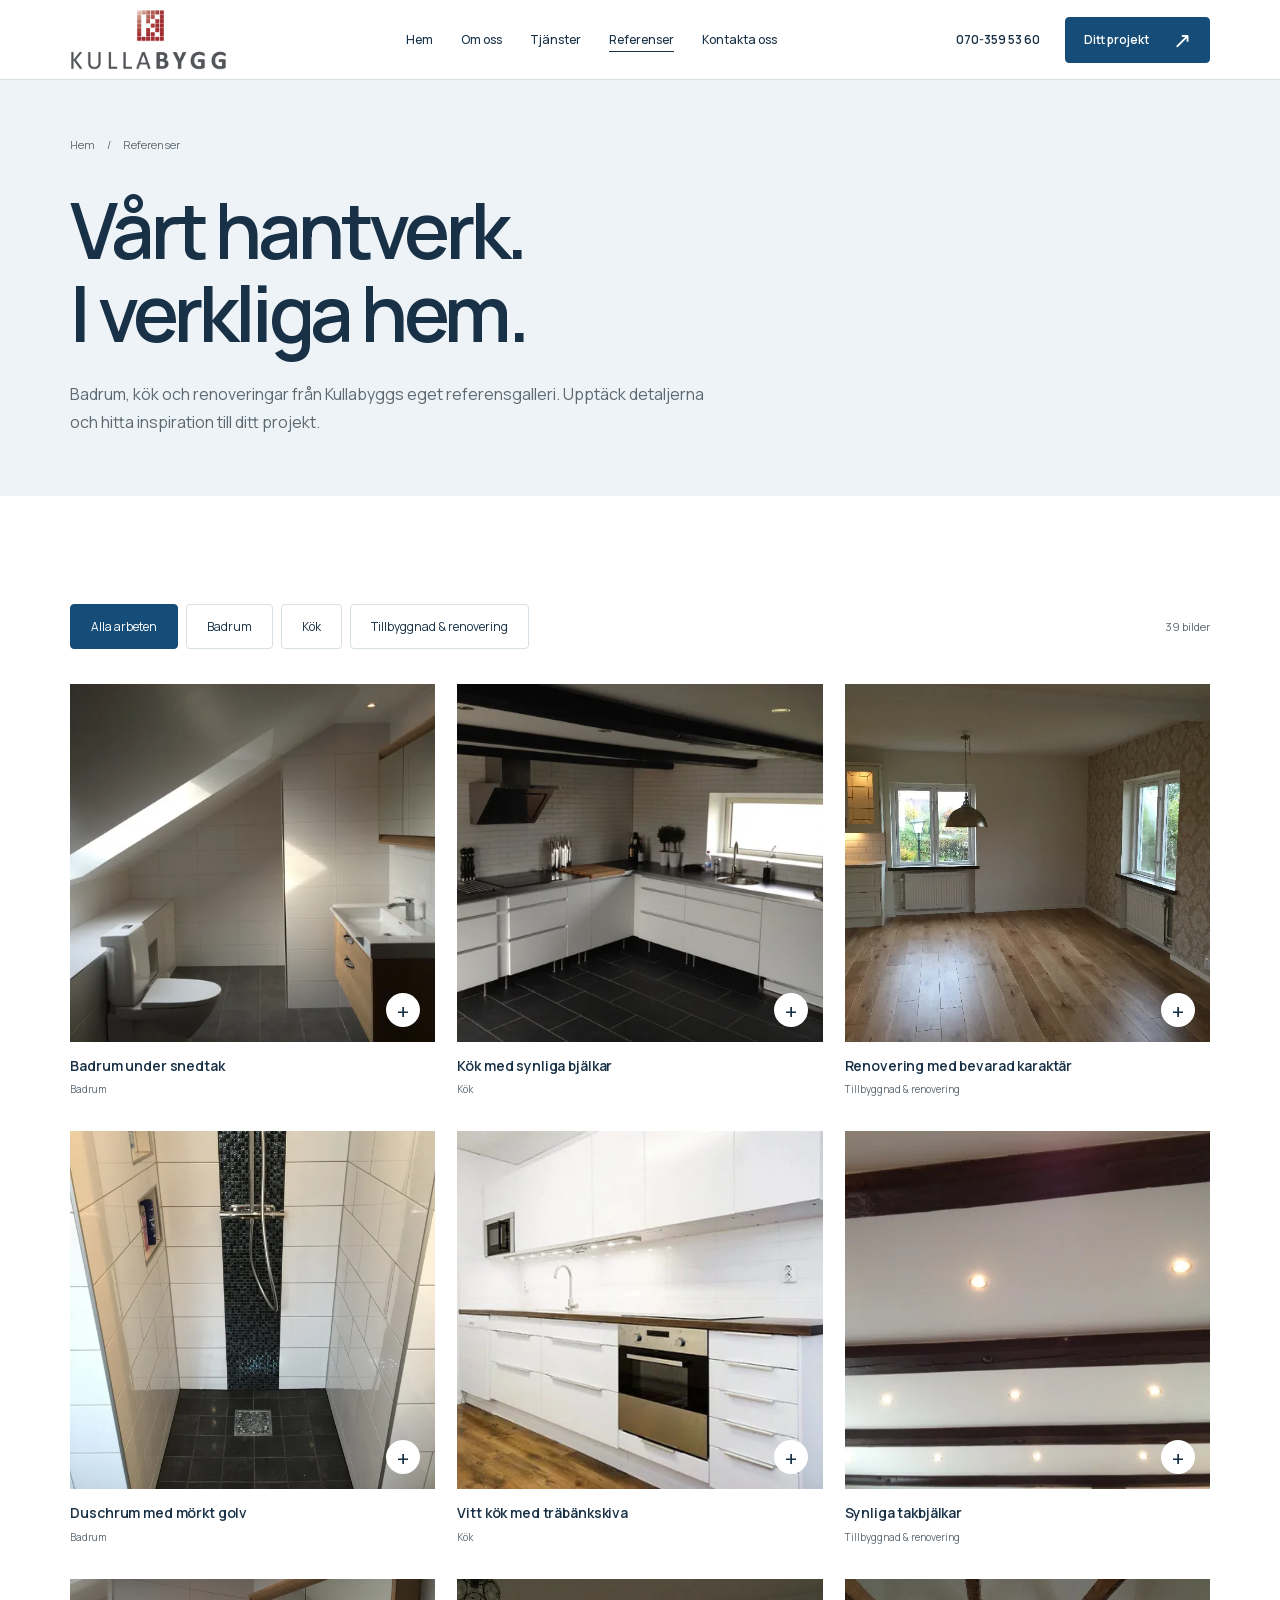
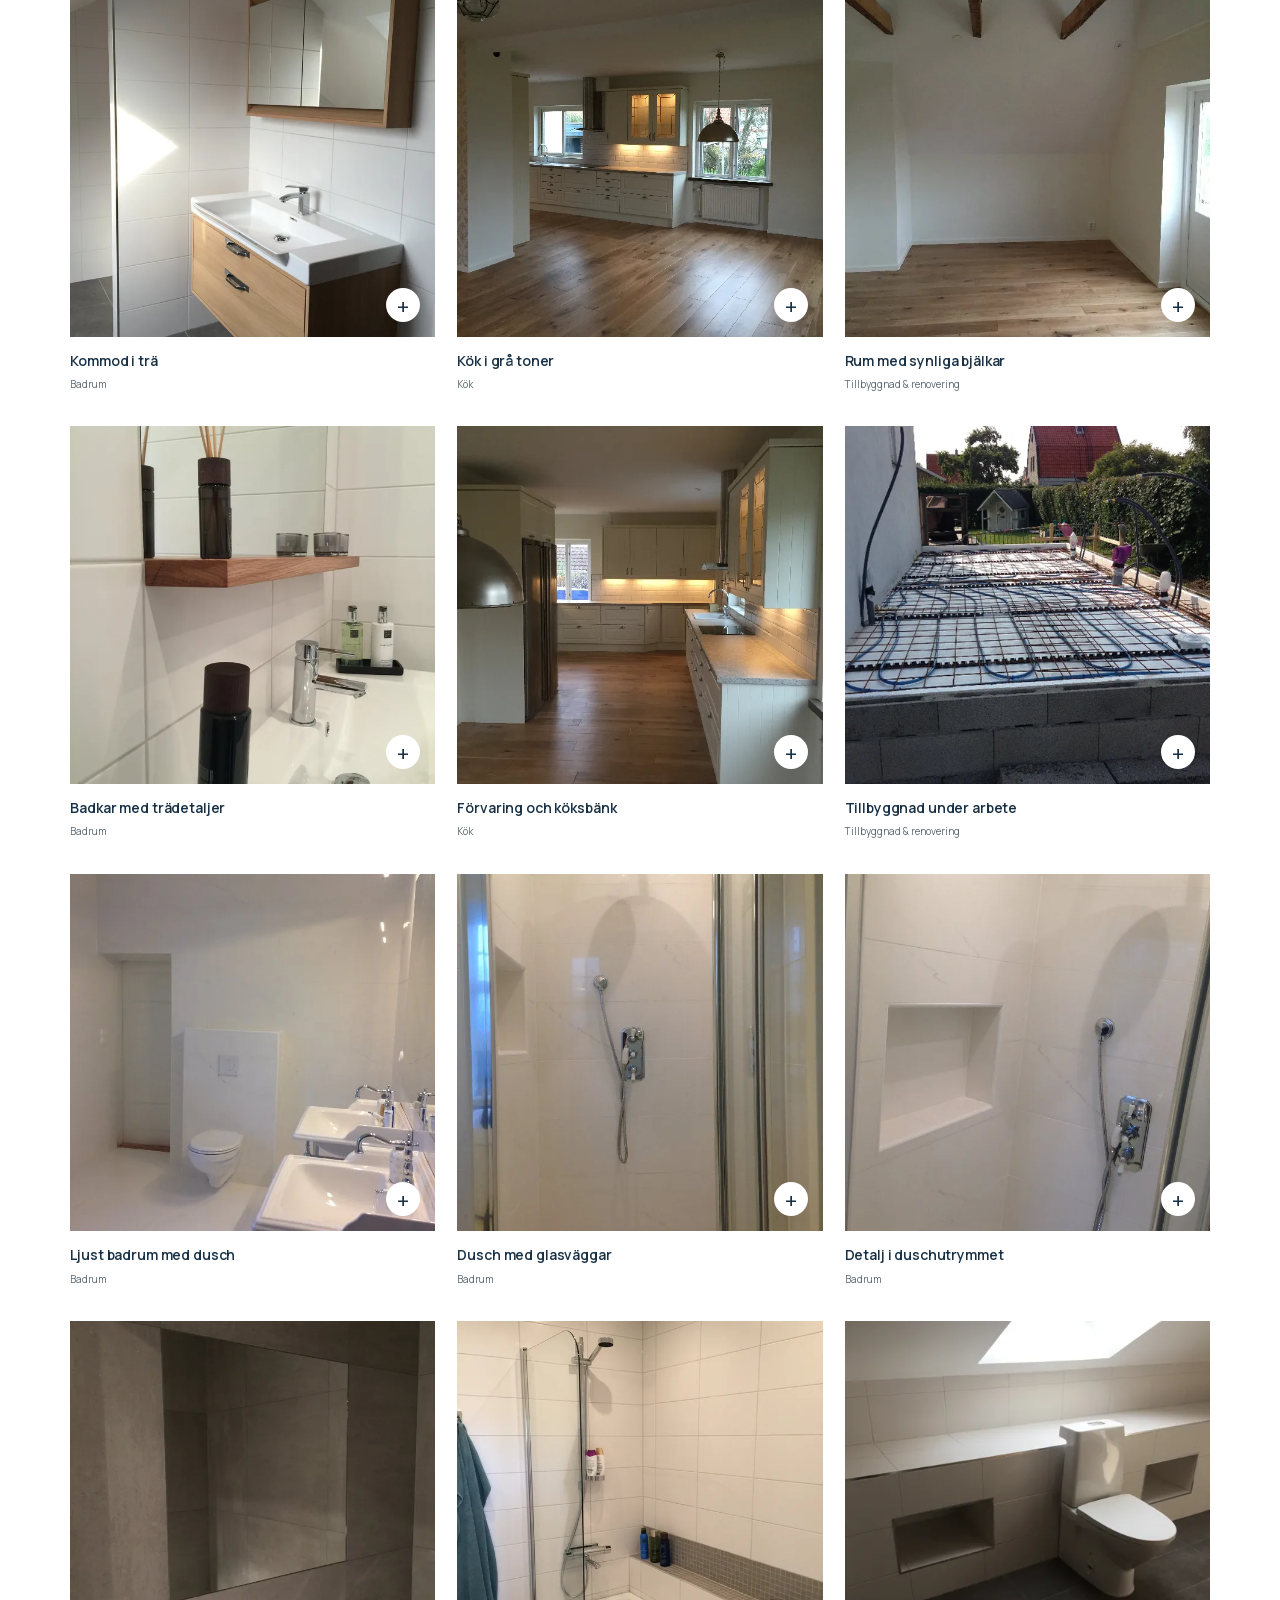
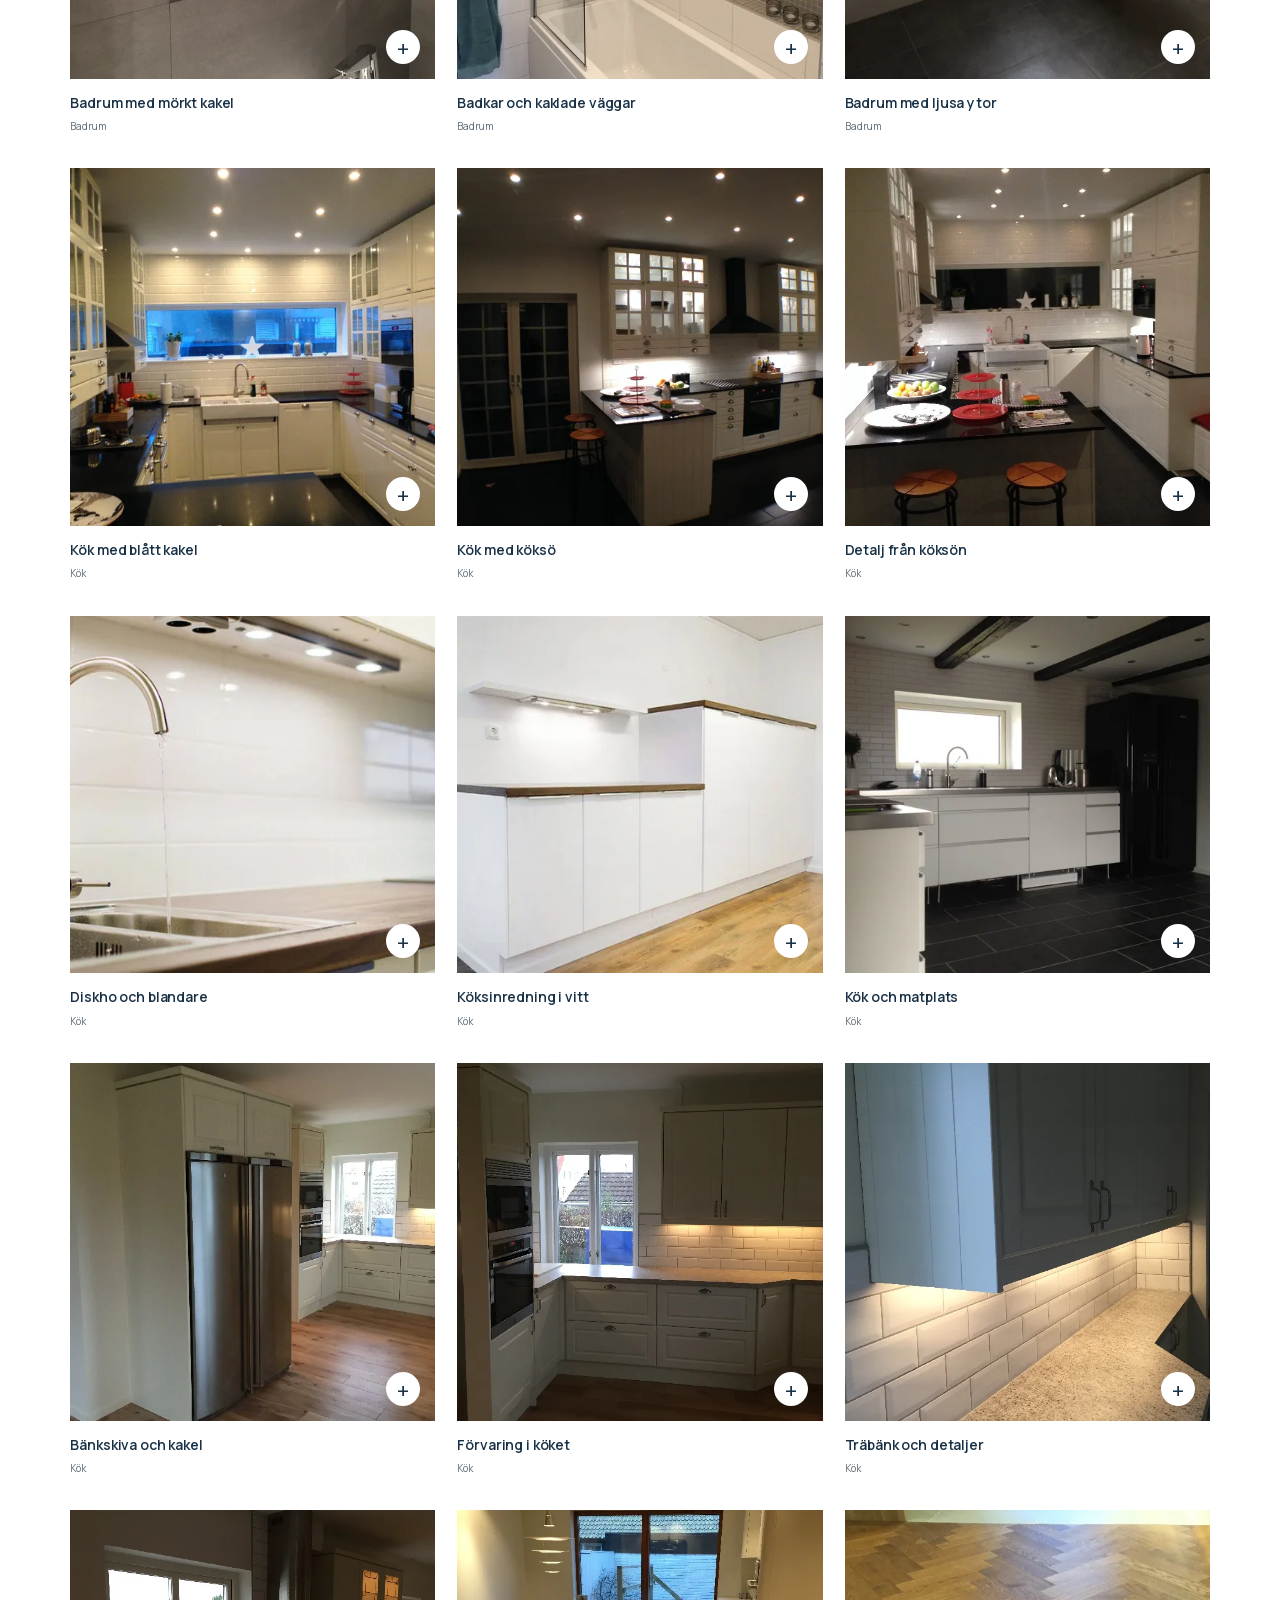
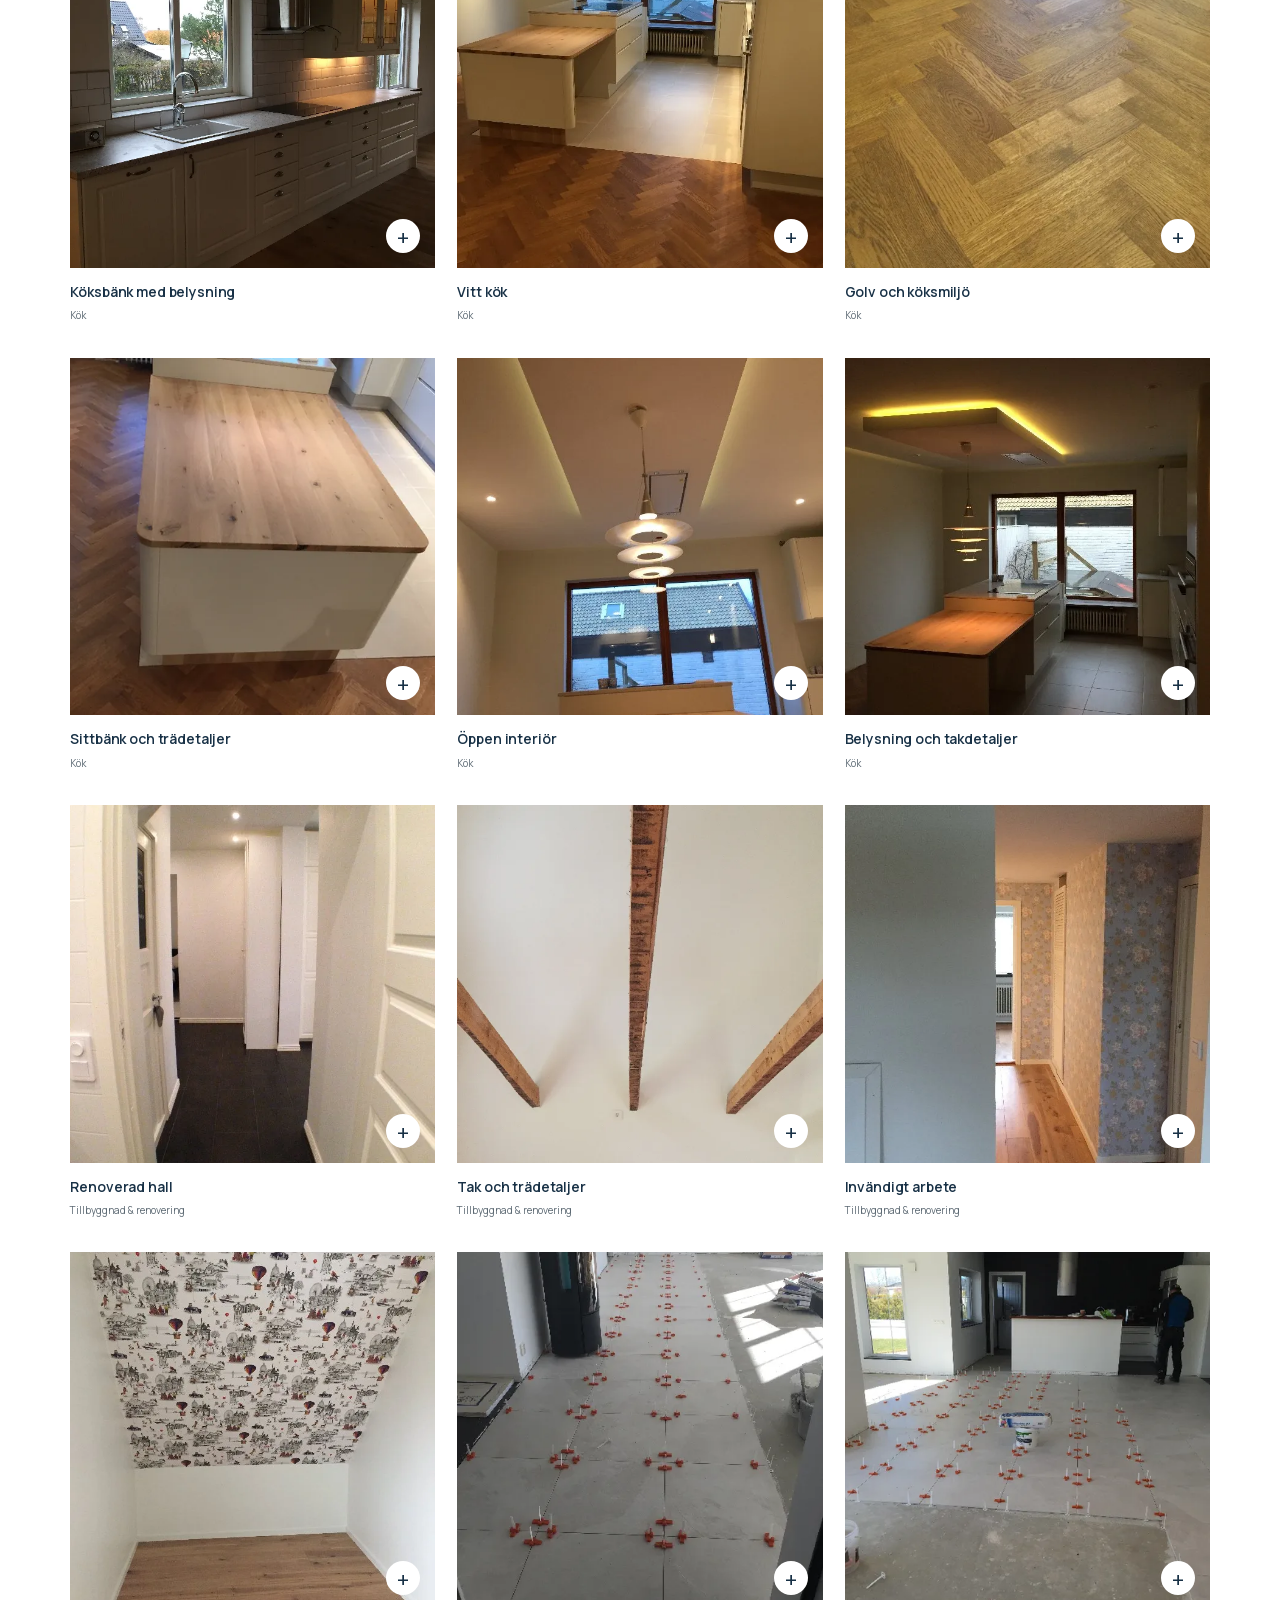
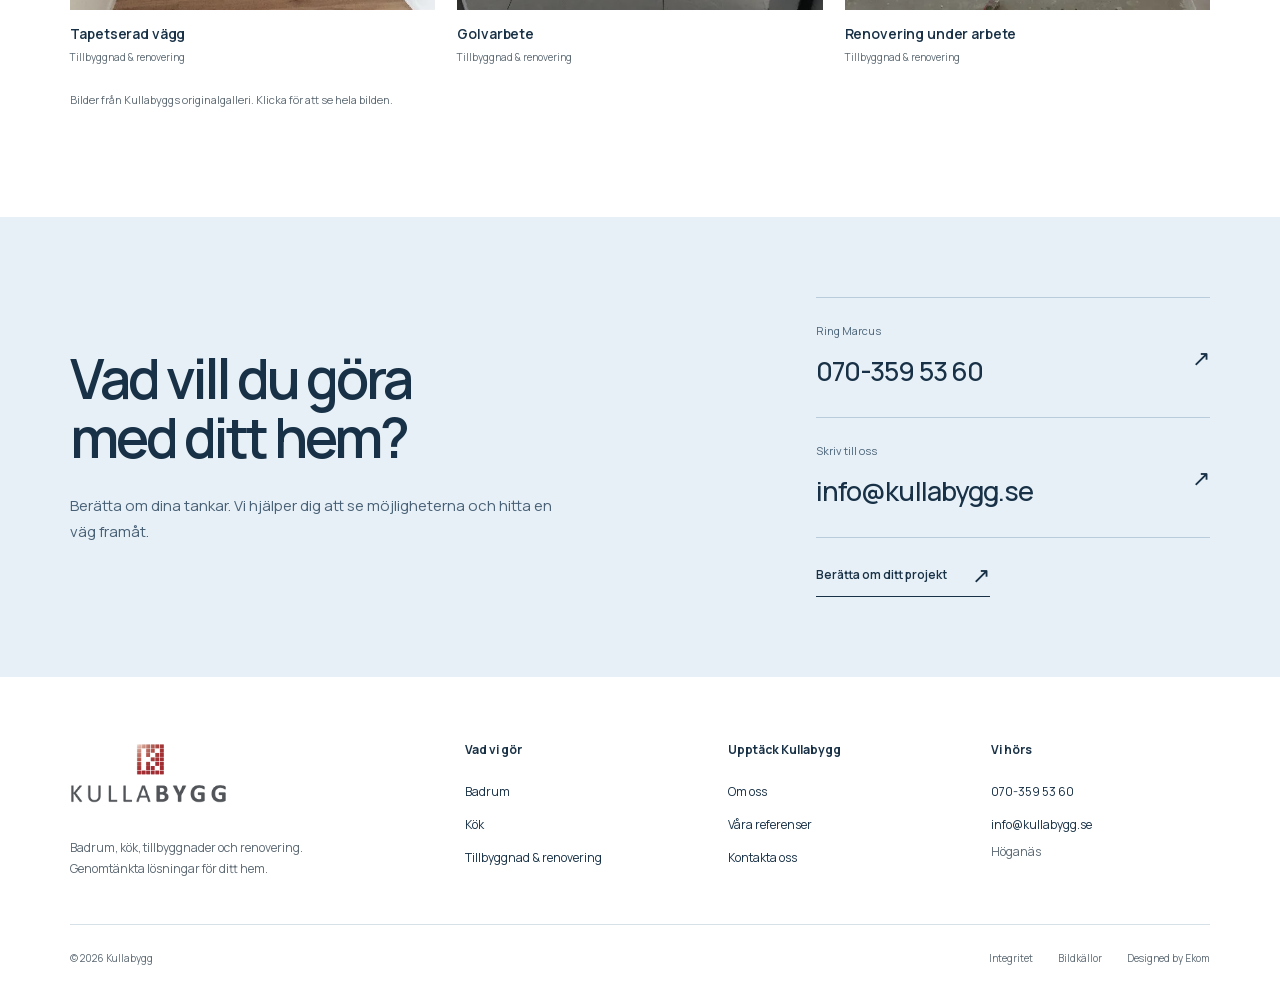
<file: referenser/index.html>
<!doctype html><html lang="sv"><head><meta charset="utf-8"><meta name="viewport" content="width=device-width, initial-scale=1"><title>Referenser | Kök, badrum &amp; renoveringar | Kullabygg</title><meta name="description" content="Se 39 bilder från Kullabyggs egna referensprojekt. Filtrera mellan badrum, kök, tillbyggnad och renovering och öppna bilderna i full storlek."><meta name="theme-color" content="#164d78"><link rel="canonical" href="https://www.kullabygg.se/referenser/"><meta property="og:locale" content="sv_SE"><meta property="og:type" content="website"><meta property="og:title" content="Referenser | Kök, badrum &amp; renoveringar | Kullabygg"><meta property="og:description" content="Se 39 bilder från Kullabyggs egna referensprojekt. Filtrera mellan badrum, kök, tillbyggnad och renovering och öppna bilderna i full storlek."><meta property="og:url" content="https://www.kullabygg.se/referenser/"><meta property="og:image" content="https://www.kullabygg.se/assets/hero.webp"><meta name="twitter:card" content="summary_large_image"><link rel="icon" href="../favicon.png" type="image/png"><link rel="apple-touch-icon" href="../apple-touch-icon.png"><link rel="preload" href="../assets/manrope.woff2" as="font" type="font/woff2" crossorigin><link rel="stylesheet" href="../styles.css"><script src="../script.js" defer></script><script type="application/ld+json">{"@context": "https://schema.org", "@graph": [{"@type": "Organization", "@id": "https://www.kullabygg.se/#organization", "name": "Kullabygg", "url": "https://www.kullabygg.se/", "logo": "https://www.kullabygg.se/assets/logo.png", "telephone": "+46703595360", "email": "info@kullabygg.se"}, {"@type": "WebPage", "@id": "https://www.kullabygg.se/referenser/", "url": "https://www.kullabygg.se/referenser/", "name": "Referenser | Kök, badrum & renoveringar | Kullabygg", "description": "Se 39 bilder från Kullabyggs egna referensprojekt. Filtrera mellan badrum, kök, tillbyggnad och renovering och öppna bilderna i full storlek.", "inLanguage": "sv-SE", "isPartOf": {"@id": "https://www.kullabygg.se/#website"}}, {"@type": "WebSite", "@id": "https://www.kullabygg.se/#website", "url": "https://www.kullabygg.se/", "name": "Kullabygg", "inLanguage": "sv-SE"}]}</script></head><body><a class="skip" href="#main">Hoppa till innehållet</a><header class="site-header"><a class="logo" href="../index.html" aria-label="Kullabygg, startsidan"><img src="../assets/logo.png" width="462" height="177" alt="Kullabygg"></a><nav class="main-nav" id="main-nav" aria-label="Huvudmeny"><a href="../index.html">Hem</a><a href="../om-oss/index.html">Om oss</a><a href="../tjanster/index.html">Tjänster</a><a href="../referenser/index.html" aria-current="page">Referenser</a><a href="../kontakt/index.html">Kontakta oss</a></nav><div class="header-contact"><a class="header-phone" href="tel:+46703595360">070-359 53 60</a><a class="btn " href="../kontakt/index.html">Ditt projekt<span class="arrow" aria-hidden="true">↗</span></a></div><button class="menu-toggle" aria-expanded="false" aria-controls="main-nav"><span>Meny</span><span class="menu-icon" aria-hidden="true"></span></button></header><main id="main"><section class="page-head"><nav class="breadcrumb" aria-label="Brödsmulor"><a href="../index.html">Hem</a><span aria-hidden="true">/</span><span>Referenser</span></nav><h1>Vårt hantverk.<br>I verkliga hem.</h1><p>Badrum, kök och renoveringar från Kullabyggs eget referensgalleri. Upptäck detaljerna och hitta inspiration till ditt projekt.</p></section><section class="section wrap"><div class="filter-row"><div class="filters" aria-label="Filtrera referensbilder"><button class="filter" data-filter="alla" aria-pressed="true">Alla arbeten</button><button class="filter" data-filter="badrum" aria-pressed="false">Badrum</button><button class="filter" data-filter="kok" aria-pressed="false">Kök</button><button class="filter" data-filter="renovering" aria-pressed="false">Tillbyggnad & renovering</button></div><span class="gallery-count" aria-live="polite">39 bilder</span></div><div class="gallery-grid"><button class="gallery-button" type="button" data-gallery="badrum" data-full="../assets/projekt-08.webp" data-caption="Badrum under snedtak" data-category="Badrum" aria-label="Förstora: Badrum under snedtak"><span class="gallery-frame"><img class="" src="../assets/projekt-08.webp" srcset="../assets/projekt-08-640.webp 640w, ../assets/projekt-08.webp 1800w" sizes="(max-width: 600px) 45vw, 30vw" width="1800" height="1350" alt="Badrum under snedtak, Kullabyggs referensprojekt" loading="lazy" decoding="async"><span class="zoom-symbol" aria-hidden="true">+</span></span><h3>Badrum under snedtak</h3><small>Badrum</small></button><button class="gallery-button" type="button" data-gallery="kok" data-full="../assets/projekt-17.webp" data-caption="Kök med synliga bjälkar" data-category="Kök" aria-label="Förstora: Kök med synliga bjälkar"><span class="gallery-frame"><img class="" src="../assets/projekt-17.webp" srcset="../assets/projekt-17-640.webp 640w, ../assets/projekt-17.webp 800w" sizes="(max-width: 600px) 45vw, 30vw" width="800" height="600" alt="Kök med synliga bjälkar, Kullabyggs referensprojekt" loading="lazy" decoding="async"><span class="zoom-symbol" aria-hidden="true">+</span></span><h3>Kök med synliga bjälkar</h3><small>Kök</small></button><button class="gallery-button" type="button" data-gallery="renovering" data-full="../assets/projekt-32.webp" data-caption="Renovering med bevarad karaktär" data-category="Tillbyggnad & renovering" aria-label="Förstora: Renovering med bevarad karaktär"><span class="gallery-frame"><img class="" src="../assets/projekt-32.webp" srcset="../assets/projekt-32-640.webp 600w" sizes="(max-width: 600px) 45vw, 30vw" width="600" height="600" alt="Renovering med bevarad karaktär, Kullabyggs referensprojekt" loading="lazy" decoding="async"><span class="zoom-symbol" aria-hidden="true">+</span></span><h3>Renovering med bevarad karaktär</h3><small>Tillbyggnad & renovering</small></button><button class="gallery-button" type="button" data-gallery="badrum" data-full="../assets/projekt-05.webp" data-caption="Duschrum med mörkt golv" data-category="Badrum" aria-label="Förstora: Duschrum med mörkt golv"><span class="gallery-frame"><img class="" src="../assets/projekt-05.webp" srcset="../assets/projekt-05-640.webp 640w, ../assets/projekt-05.webp 1800w" sizes="(max-width: 600px) 45vw, 30vw" width="1800" height="2400" alt="Duschrum med mörkt golv, Kullabyggs referensprojekt" loading="lazy" decoding="async"><span class="zoom-symbol" aria-hidden="true">+</span></span><h3>Duschrum med mörkt golv</h3><small>Badrum</small></button><button class="gallery-button" type="button" data-gallery="kok" data-full="../assets/projekt-14.webp" data-caption="Vitt kök med träbänkskiva" data-category="Kök" aria-label="Förstora: Vitt kök med träbänkskiva"><span class="gallery-frame"><img class="" src="../assets/projekt-14.webp" srcset="../assets/projekt-14-640.webp 640w, ../assets/projekt-14.webp 800w" sizes="(max-width: 600px) 45vw, 30vw" width="800" height="534" alt="Vitt kök med träbänkskiva, Kullabyggs referensprojekt" loading="lazy" decoding="async"><span class="zoom-symbol" aria-hidden="true">+</span></span><h3>Vitt kök med träbänkskiva</h3><small>Kök</small></button><button class="gallery-button" type="button" data-gallery="renovering" data-full="../assets/projekt-31.webp" data-caption="Synliga takbjälkar" data-category="Tillbyggnad & renovering" aria-label="Förstora: Synliga takbjälkar"><span class="gallery-frame"><img class="" src="../assets/projekt-31.webp" srcset="../assets/projekt-31-640.webp 640w, ../assets/projekt-31.webp 800w" sizes="(max-width: 600px) 45vw, 30vw" width="800" height="600" alt="Synliga takbjälkar, Kullabyggs referensprojekt" loading="lazy" decoding="async"><span class="zoom-symbol" aria-hidden="true">+</span></span><h3>Synliga takbjälkar</h3><small>Tillbyggnad & renovering</small></button><button class="gallery-button" type="button" data-gallery="badrum" data-full="../assets/projekt-09.webp" data-caption="Kommod i trä" data-category="Badrum" aria-label="Förstora: Kommod i trä"><span class="gallery-frame"><img class="" src="../assets/projekt-09.webp" srcset="../assets/projekt-09-640.webp 640w, ../assets/projekt-09.webp 1800w" sizes="(max-width: 600px) 45vw, 30vw" width="1800" height="2400" alt="Kommod i trä, Kullabyggs referensprojekt" loading="lazy" decoding="async"><span class="zoom-symbol" aria-hidden="true">+</span></span><h3>Kommod i trä</h3><small>Badrum</small></button><button class="gallery-button" type="button" data-gallery="kok" data-full="../assets/projekt-19.webp" data-caption="Kök i grå toner" data-category="Kök" aria-label="Förstora: Kök i grå toner"><span class="gallery-frame"><img class="" src="../assets/projekt-19.webp" srcset="../assets/projekt-19-640.webp 600w" sizes="(max-width: 600px) 45vw, 30vw" width="600" height="600" alt="Kök i grå toner, Kullabyggs referensprojekt" loading="lazy" decoding="async"><span class="zoom-symbol" aria-hidden="true">+</span></span><h3>Kök i grå toner</h3><small>Kök</small></button><button class="gallery-button" type="button" data-gallery="renovering" data-full="../assets/projekt-33.webp" data-caption="Rum med synliga bjälkar" data-category="Tillbyggnad & renovering" aria-label="Förstora: Rum med synliga bjälkar"><span class="gallery-frame"><img class="" src="../assets/projekt-33.webp" srcset="../assets/projekt-33-640.webp 600w" sizes="(max-width: 600px) 45vw, 30vw" width="600" height="600" alt="Rum med synliga bjälkar, Kullabyggs referensprojekt" loading="lazy" decoding="async"><span class="zoom-symbol" aria-hidden="true">+</span></span><h3>Rum med synliga bjälkar</h3><small>Tillbyggnad & renovering</small></button><button class="gallery-button" type="button" data-gallery="badrum" data-full="../assets/projekt-07.webp" data-caption="Badkar med trädetaljer" data-category="Badrum" aria-label="Förstora: Badkar med trädetaljer"><span class="gallery-frame"><img class="" src="../assets/projekt-07.webp" srcset="../assets/projekt-07-640.webp 640w, ../assets/projekt-07.webp 1800w" sizes="(max-width: 600px) 45vw, 30vw" width="1800" height="2400" alt="Badkar med trädetaljer, Kullabyggs referensprojekt" loading="lazy" decoding="async"><span class="zoom-symbol" aria-hidden="true">+</span></span><h3>Badkar med trädetaljer</h3><small>Badrum</small></button><button class="gallery-button" type="button" data-gallery="kok" data-full="../assets/projekt-20.webp" data-caption="Förvaring och köksbänk" data-category="Kök" aria-label="Förstora: Förvaring och köksbänk"><span class="gallery-frame"><img class="" src="../assets/projekt-20.webp" srcset="../assets/projekt-20-640.webp 600w" sizes="(max-width: 600px) 45vw, 30vw" width="600" height="600" alt="Förvaring och köksbänk, Kullabyggs referensprojekt" loading="lazy" decoding="async"><span class="zoom-symbol" aria-hidden="true">+</span></span><h3>Förvaring och köksbänk</h3><small>Kök</small></button><button class="gallery-button" type="button" data-gallery="renovering" data-full="../assets/projekt-39.webp" data-caption="Tillbyggnad under arbete" data-category="Tillbyggnad & renovering" aria-label="Förstora: Tillbyggnad under arbete"><span class="gallery-frame"><img class="" src="../assets/projekt-39.webp" srcset="../assets/projekt-39-640.webp 640w, ../assets/projekt-39.webp 800w" sizes="(max-width: 600px) 45vw, 30vw" width="800" height="600" alt="Tillbyggnad under arbete, Kullabyggs referensprojekt" loading="lazy" decoding="async"><span class="zoom-symbol" aria-hidden="true">+</span></span><h3>Tillbyggnad under arbete</h3><small>Tillbyggnad & renovering</small></button><button class="gallery-button" type="button" data-gallery="badrum" data-full="../assets/projekt-01.webp" data-caption="Ljust badrum med dusch" data-category="Badrum" aria-label="Förstora: Ljust badrum med dusch"><span class="gallery-frame"><img class="" src="../assets/projekt-01.webp" srcset="../assets/projekt-01-640.webp 600w" sizes="(max-width: 600px) 45vw, 30vw" width="600" height="800" alt="Ljust badrum med dusch, Kullabyggs referensprojekt" loading="lazy" decoding="async"><span class="zoom-symbol" aria-hidden="true">+</span></span><h3>Ljust badrum med dusch</h3><small>Badrum</small></button><button class="gallery-button" type="button" data-gallery="badrum" data-full="../assets/projekt-02.webp" data-caption="Dusch med glasväggar" data-category="Badrum" aria-label="Förstora: Dusch med glasväggar"><span class="gallery-frame"><img class="" src="../assets/projekt-02.webp" srcset="../assets/projekt-02-640.webp 600w" sizes="(max-width: 600px) 45vw, 30vw" width="600" height="800" alt="Dusch med glasväggar, Kullabyggs referensprojekt" loading="lazy" decoding="async"><span class="zoom-symbol" aria-hidden="true">+</span></span><h3>Dusch med glasväggar</h3><small>Badrum</small></button><button class="gallery-button" type="button" data-gallery="badrum" data-full="../assets/projekt-03.webp" data-caption="Detalj i duschutrymmet" data-category="Badrum" aria-label="Förstora: Detalj i duschutrymmet"><span class="gallery-frame"><img class="" src="../assets/projekt-03.webp" srcset="../assets/projekt-03-640.webp 600w" sizes="(max-width: 600px) 45vw, 30vw" width="600" height="800" alt="Detalj i duschutrymmet, Kullabyggs referensprojekt" loading="lazy" decoding="async"><span class="zoom-symbol" aria-hidden="true">+</span></span><h3>Detalj i duschutrymmet</h3><small>Badrum</small></button><button class="gallery-button" type="button" data-gallery="badrum" data-full="../assets/projekt-04.webp" data-caption="Badrum med mörkt kakel" data-category="Badrum" aria-label="Förstora: Badrum med mörkt kakel"><span class="gallery-frame"><img class="" src="../assets/projekt-04.webp" srcset="../assets/projekt-04-640.webp 640w, ../assets/projekt-04.webp 1800w" sizes="(max-width: 600px) 45vw, 30vw" width="1800" height="2400" alt="Badrum med mörkt kakel, Kullabyggs referensprojekt" loading="lazy" decoding="async"><span class="zoom-symbol" aria-hidden="true">+</span></span><h3>Badrum med mörkt kakel</h3><small>Badrum</small></button><button class="gallery-button" type="button" data-gallery="badrum" data-full="../assets/projekt-06.webp" data-caption="Badkar och kaklade väggar" data-category="Badrum" aria-label="Förstora: Badkar och kaklade väggar"><span class="gallery-frame"><img class="" src="../assets/projekt-06.webp" srcset="../assets/projekt-06-640.webp 640w, ../assets/projekt-06.webp 1800w" sizes="(max-width: 600px) 45vw, 30vw" width="1800" height="2400" alt="Badkar och kaklade väggar, Kullabyggs referensprojekt" loading="lazy" decoding="async"><span class="zoom-symbol" aria-hidden="true">+</span></span><h3>Badkar och kaklade väggar</h3><small>Badrum</small></button><button class="gallery-button" type="button" data-gallery="badrum" data-full="../assets/projekt-10.webp" data-caption="Badrum med ljusa ytor" data-category="Badrum" aria-label="Förstora: Badrum med ljusa ytor"><span class="gallery-frame"><img class="" src="../assets/projekt-10.webp" srcset="../assets/projekt-10-640.webp 640w, ../assets/projekt-10.webp 1800w" sizes="(max-width: 600px) 45vw, 30vw" width="1800" height="1350" alt="Badrum med ljusa ytor, Kullabyggs referensprojekt" loading="lazy" decoding="async"><span class="zoom-symbol" aria-hidden="true">+</span></span><h3>Badrum med ljusa ytor</h3><small>Badrum</small></button><button class="gallery-button" type="button" data-gallery="kok" data-full="../assets/projekt-11.webp" data-caption="Kök med blått kakel" data-category="Kök" aria-label="Förstora: Kök med blått kakel"><span class="gallery-frame"><img class="" src="../assets/projekt-11.webp" srcset="../assets/projekt-11-640.webp 640w, ../assets/projekt-11.webp 800w" sizes="(max-width: 600px) 45vw, 30vw" width="800" height="600" alt="Kök med blått kakel, Kullabyggs referensprojekt" loading="lazy" decoding="async"><span class="zoom-symbol" aria-hidden="true">+</span></span><h3>Kök med blått kakel</h3><small>Kök</small></button><button class="gallery-button" type="button" data-gallery="kok" data-full="../assets/projekt-12.webp" data-caption="Kök med köksö" data-category="Kök" aria-label="Förstora: Kök med köksö"><span class="gallery-frame"><img class="" src="../assets/projekt-12.webp" srcset="../assets/projekt-12-640.webp 640w, ../assets/projekt-12.webp 800w" sizes="(max-width: 600px) 45vw, 30vw" width="800" height="600" alt="Kök med köksö, Kullabyggs referensprojekt" loading="lazy" decoding="async"><span class="zoom-symbol" aria-hidden="true">+</span></span><h3>Kök med köksö</h3><small>Kök</small></button><button class="gallery-button" type="button" data-gallery="kok" data-full="../assets/projekt-13.webp" data-caption="Detalj från köksön" data-category="Kök" aria-label="Förstora: Detalj från köksön"><span class="gallery-frame"><img class="" src="../assets/projekt-13.webp" srcset="../assets/projekt-13-640.webp 600w" sizes="(max-width: 600px) 45vw, 30vw" width="600" height="800" alt="Detalj från köksön, Kullabyggs referensprojekt" loading="lazy" decoding="async"><span class="zoom-symbol" aria-hidden="true">+</span></span><h3>Detalj från köksön</h3><small>Kök</small></button><button class="gallery-button" type="button" data-gallery="kok" data-full="../assets/projekt-15.webp" data-caption="Diskho och blandare" data-category="Kök" aria-label="Förstora: Diskho och blandare"><span class="gallery-frame"><img class="" src="../assets/projekt-15.webp" srcset="../assets/projekt-15-640.webp 640w, ../assets/projekt-15.webp 800w" sizes="(max-width: 600px) 45vw, 30vw" width="800" height="534" alt="Diskho och blandare, Kullabyggs referensprojekt" loading="lazy" decoding="async"><span class="zoom-symbol" aria-hidden="true">+</span></span><h3>Diskho och blandare</h3><small>Kök</small></button><button class="gallery-button" type="button" data-gallery="kok" data-full="../assets/projekt-16.webp" data-caption="Köksinredning i vitt" data-category="Kök" aria-label="Förstora: Köksinredning i vitt"><span class="gallery-frame"><img class="" src="../assets/projekt-16.webp" srcset="../assets/projekt-16-640.webp 640w, ../assets/projekt-16.webp 800w" sizes="(max-width: 600px) 45vw, 30vw" width="800" height="534" alt="Köksinredning i vitt, Kullabyggs referensprojekt" loading="lazy" decoding="async"><span class="zoom-symbol" aria-hidden="true">+</span></span><h3>Köksinredning i vitt</h3><small>Kök</small></button><button class="gallery-button" type="button" data-gallery="kok" data-full="../assets/projekt-18.webp" data-caption="Kök och matplats" data-category="Kök" aria-label="Förstora: Kök och matplats"><span class="gallery-frame"><img class="" src="../assets/projekt-18.webp" srcset="../assets/projekt-18-640.webp 640w, ../assets/projekt-18.webp 800w" sizes="(max-width: 600px) 45vw, 30vw" width="800" height="600" alt="Kök och matplats, Kullabyggs referensprojekt" loading="lazy" decoding="async"><span class="zoom-symbol" aria-hidden="true">+</span></span><h3>Kök och matplats</h3><small>Kök</small></button><button class="gallery-button" type="button" data-gallery="kok" data-full="../assets/projekt-21.webp" data-caption="Bänkskiva och kakel" data-category="Kök" aria-label="Förstora: Bänkskiva och kakel"><span class="gallery-frame"><img class="" src="../assets/projekt-21.webp" srcset="../assets/projekt-21-640.webp 600w" sizes="(max-width: 600px) 45vw, 30vw" width="600" height="600" alt="Bänkskiva och kakel, Kullabyggs referensprojekt" loading="lazy" decoding="async"><span class="zoom-symbol" aria-hidden="true">+</span></span><h3>Bänkskiva och kakel</h3><small>Kök</small></button><button class="gallery-button" type="button" data-gallery="kok" data-full="../assets/projekt-22.webp" data-caption="Förvaring i köket" data-category="Kök" aria-label="Förstora: Förvaring i köket"><span class="gallery-frame"><img class="" src="../assets/projekt-22.webp" srcset="../assets/projekt-22-640.webp 600w" sizes="(max-width: 600px) 45vw, 30vw" width="600" height="600" alt="Förvaring i köket, Kullabyggs referensprojekt" loading="lazy" decoding="async"><span class="zoom-symbol" aria-hidden="true">+</span></span><h3>Förvaring i köket</h3><small>Kök</small></button><button class="gallery-button" type="button" data-gallery="kok" data-full="../assets/projekt-23.webp" data-caption="Träbänk och detaljer" data-category="Kök" aria-label="Förstora: Träbänk och detaljer"><span class="gallery-frame"><img class="" src="../assets/projekt-23.webp" srcset="../assets/projekt-23-640.webp 600w" sizes="(max-width: 600px) 45vw, 30vw" width="600" height="600" alt="Träbänk och detaljer, Kullabyggs referensprojekt" loading="lazy" decoding="async"><span class="zoom-symbol" aria-hidden="true">+</span></span><h3>Träbänk och detaljer</h3><small>Kök</small></button><button class="gallery-button" type="button" data-gallery="kok" data-full="../assets/projekt-24.webp" data-caption="Köksbänk med belysning" data-category="Kök" aria-label="Förstora: Köksbänk med belysning"><span class="gallery-frame"><img class="" src="../assets/projekt-24.webp" srcset="../assets/projekt-24-640.webp 600w" sizes="(max-width: 600px) 45vw, 30vw" width="600" height="600" alt="Köksbänk med belysning, Kullabyggs referensprojekt" loading="lazy" decoding="async"><span class="zoom-symbol" aria-hidden="true">+</span></span><h3>Köksbänk med belysning</h3><small>Kök</small></button><button class="gallery-button" type="button" data-gallery="kok" data-full="../assets/projekt-25.webp" data-caption="Vitt kök" data-category="Kök" aria-label="Förstora: Vitt kök"><span class="gallery-frame"><img class="" src="../assets/projekt-25.webp" srcset="../assets/projekt-25-640.webp 600w" sizes="(max-width: 600px) 45vw, 30vw" width="600" height="800" alt="Vitt kök, Kullabyggs referensprojekt" loading="lazy" decoding="async"><span class="zoom-symbol" aria-hidden="true">+</span></span><h3>Vitt kök</h3><small>Kök</small></button><button class="gallery-button" type="button" data-gallery="kok" data-full="../assets/projekt-26.webp" data-caption="Golv och köksmiljö" data-category="Kök" aria-label="Förstora: Golv och köksmiljö"><span class="gallery-frame"><img class="" src="../assets/projekt-26.webp" srcset="../assets/projekt-26-640.webp 640w, ../assets/projekt-26.webp 800w" sizes="(max-width: 600px) 45vw, 30vw" width="800" height="600" alt="Golv och köksmiljö, Kullabyggs referensprojekt" loading="lazy" decoding="async"><span class="zoom-symbol" aria-hidden="true">+</span></span><h3>Golv och köksmiljö</h3><small>Kök</small></button><button class="gallery-button" type="button" data-gallery="kok" data-full="../assets/projekt-27.webp" data-caption="Sittbänk och trädetaljer" data-category="Kök" aria-label="Förstora: Sittbänk och trädetaljer"><span class="gallery-frame"><img class="" src="../assets/projekt-27.webp" srcset="../assets/projekt-27-640.webp 640w, ../assets/projekt-27.webp 800w" sizes="(max-width: 600px) 45vw, 30vw" width="800" height="600" alt="Sittbänk och trädetaljer, Kullabyggs referensprojekt" loading="lazy" decoding="async"><span class="zoom-symbol" aria-hidden="true">+</span></span><h3>Sittbänk och trädetaljer</h3><small>Kök</small></button><button class="gallery-button" type="button" data-gallery="kok" data-full="../assets/projekt-28.webp" data-caption="Öppen interiör" data-category="Kök" aria-label="Förstora: Öppen interiör"><span class="gallery-frame"><img class="" src="../assets/projekt-28.webp" srcset="../assets/projekt-28-640.webp 600w" sizes="(max-width: 600px) 45vw, 30vw" width="600" height="800" alt="Öppen interiör, Kullabyggs referensprojekt" loading="lazy" decoding="async"><span class="zoom-symbol" aria-hidden="true">+</span></span><h3>Öppen interiör</h3><small>Kök</small></button><button class="gallery-button" type="button" data-gallery="kok" data-full="../assets/projekt-29.webp" data-caption="Belysning och takdetaljer" data-category="Kök" aria-label="Förstora: Belysning och takdetaljer"><span class="gallery-frame"><img class="" src="../assets/projekt-29.webp" srcset="../assets/projekt-29-640.webp 600w" sizes="(max-width: 600px) 45vw, 30vw" width="600" height="800" alt="Belysning och takdetaljer, Kullabyggs referensprojekt" loading="lazy" decoding="async"><span class="zoom-symbol" aria-hidden="true">+</span></span><h3>Belysning och takdetaljer</h3><small>Kök</small></button><button class="gallery-button" type="button" data-gallery="renovering" data-full="../assets/projekt-30.webp" data-caption="Renoverad hall" data-category="Tillbyggnad & renovering" aria-label="Förstora: Renoverad hall"><span class="gallery-frame"><img class="" src="../assets/projekt-30.webp" srcset="../assets/projekt-30-640.webp 600w" sizes="(max-width: 600px) 45vw, 30vw" width="600" height="800" alt="Renoverad hall, Kullabyggs referensprojekt" loading="lazy" decoding="async"><span class="zoom-symbol" aria-hidden="true">+</span></span><h3>Renoverad hall</h3><small>Tillbyggnad & renovering</small></button><button class="gallery-button" type="button" data-gallery="renovering" data-full="../assets/projekt-34.webp" data-caption="Tak och trädetaljer" data-category="Tillbyggnad & renovering" aria-label="Förstora: Tak och trädetaljer"><span class="gallery-frame"><img class="" src="../assets/projekt-34.webp" srcset="../assets/projekt-34-640.webp 600w" sizes="(max-width: 600px) 45vw, 30vw" width="600" height="600" alt="Tak och trädetaljer, Kullabyggs referensprojekt" loading="lazy" decoding="async"><span class="zoom-symbol" aria-hidden="true">+</span></span><h3>Tak och trädetaljer</h3><small>Tillbyggnad & renovering</small></button><button class="gallery-button" type="button" data-gallery="renovering" data-full="../assets/projekt-35.webp" data-caption="Invändigt arbete" data-category="Tillbyggnad & renovering" aria-label="Förstora: Invändigt arbete"><span class="gallery-frame"><img class="" src="../assets/projekt-35.webp" srcset="../assets/projekt-35-640.webp 600w" sizes="(max-width: 600px) 45vw, 30vw" width="600" height="600" alt="Invändigt arbete, Kullabyggs referensprojekt" loading="lazy" decoding="async"><span class="zoom-symbol" aria-hidden="true">+</span></span><h3>Invändigt arbete</h3><small>Tillbyggnad & renovering</small></button><button class="gallery-button" type="button" data-gallery="renovering" data-full="../assets/projekt-36.webp" data-caption="Tapetserad vägg" data-category="Tillbyggnad & renovering" aria-label="Förstora: Tapetserad vägg"><span class="gallery-frame"><img class="" src="../assets/projekt-36.webp" srcset="../assets/projekt-36-640.webp 600w" sizes="(max-width: 600px) 45vw, 30vw" width="600" height="600" alt="Tapetserad vägg, Kullabyggs referensprojekt" loading="lazy" decoding="async"><span class="zoom-symbol" aria-hidden="true">+</span></span><h3>Tapetserad vägg</h3><small>Tillbyggnad & renovering</small></button><button class="gallery-button" type="button" data-gallery="renovering" data-full="../assets/projekt-37.webp" data-caption="Golvarbete" data-category="Tillbyggnad & renovering" aria-label="Förstora: Golvarbete"><span class="gallery-frame"><img class="" src="../assets/projekt-37.webp" srcset="../assets/projekt-37-640.webp 450w" sizes="(max-width: 600px) 45vw, 30vw" width="450" height="600" alt="Golvarbete, Kullabyggs referensprojekt" loading="lazy" decoding="async"><span class="zoom-symbol" aria-hidden="true">+</span></span><h3>Golvarbete</h3><small>Tillbyggnad & renovering</small></button><button class="gallery-button" type="button" data-gallery="renovering" data-full="../assets/projekt-38.webp" data-caption="Renovering under arbete" data-category="Tillbyggnad & renovering" aria-label="Förstora: Renovering under arbete"><span class="gallery-frame"><img class="" src="../assets/projekt-38.webp" srcset="../assets/projekt-38-640.webp 640w, ../assets/projekt-38.webp 800w" sizes="(max-width: 600px) 45vw, 30vw" width="800" height="600" alt="Renovering under arbete, Kullabyggs referensprojekt" loading="lazy" decoding="async"><span class="zoom-symbol" aria-hidden="true">+</span></span><h3>Renovering under arbete</h3><small>Tillbyggnad & renovering</small></button></div><p class="image-note">Bilder från Kullabyggs originalgalleri. Klicka för att se hela bilden.</p></section><section class="contact-band"><div><h2>Vad vill du göra<br>med ditt hem?</h2><p>Berätta om dina tankar. Vi hjälper dig att se möjligheterna och hitta en väg framåt.</p></div><div class="contact-links"><a class="contact-line" href="tel:+46703595360"><small>Ring Marcus</small><strong>070-359 53 60</strong><span class="arrow" aria-hidden="true">↗</span></a><a class="contact-line" href="mailto:info@kullabygg.se"><small>Skriv till oss</small><strong>info@kullabygg.se</strong><span class="arrow" aria-hidden="true">↗</span></a><a class="text-link" href="../kontakt/index.html">Berätta om ditt projekt<span class="arrow" aria-hidden="true">↗</span></a></div></section><dialog class="lightbox" aria-labelledby="lightbox-title"><button class="lightbox-close" type="button" aria-label="Stäng bildvisning">×</button><img class="lightbox-image" alt=""><div class="lightbox-footer"><div><h2 id="lightbox-title"></h2><p class="lightbox-category"></p></div><div class="lightbox-controls"><button type="button" data-prev aria-label="Föregående bild">←</button><span class="lightbox-counter" aria-live="polite"></span><button type="button" data-next aria-label="Nästa bild">→</button></div></div></dialog></main><footer class="footer"><div class="footer-top"><div><a href="../index.html" class="logo"><img src="../assets/logo.png" class="footer-logo" width="462" height="177" alt="Kullabygg"></a><p>Badrum, kök, tillbyggnader och renovering.<br>Genomtänkta lösningar för ditt hem.</p></div><div><h3>Vad vi gör</h3><a href="../tjanster/badrum/index.html">Badrum</a><a href="../tjanster/kok/index.html">Kök</a><a href="../tjanster/tillbyggnad-renovering/index.html">Tillbyggnad & renovering</a></div><div><h3>Upptäck Kullabygg</h3><a href="../om-oss/index.html">Om oss</a><a href="../referenser/index.html">Våra referenser</a><a href="../kontakt/index.html">Kontakta oss</a></div><div><h3>Vi hörs</h3><a href="tel:+46703595360">070-359 53 60</a><a href="mailto:info@kullabygg.se">info@kullabygg.se</a><p>Höganäs</p></div></div><div class="footer-bottom"><span>© 2026 Kullabygg</span><div><a href="../integritet/index.html">Integritet</a><a href="../bildkallor/index.html">Bildkällor</a><a href="https://ekom.se" target="_blank" rel="noopener noreferrer">Designed by Ekom</a></div></div></footer><div class="mobile-contact" aria-label="Snabbkontakt"><a href="tel:+46703595360">Ring Marcus</a><a href="mailto:info@kullabygg.se">Mejla oss ↗</a></div></body></html>
</file>
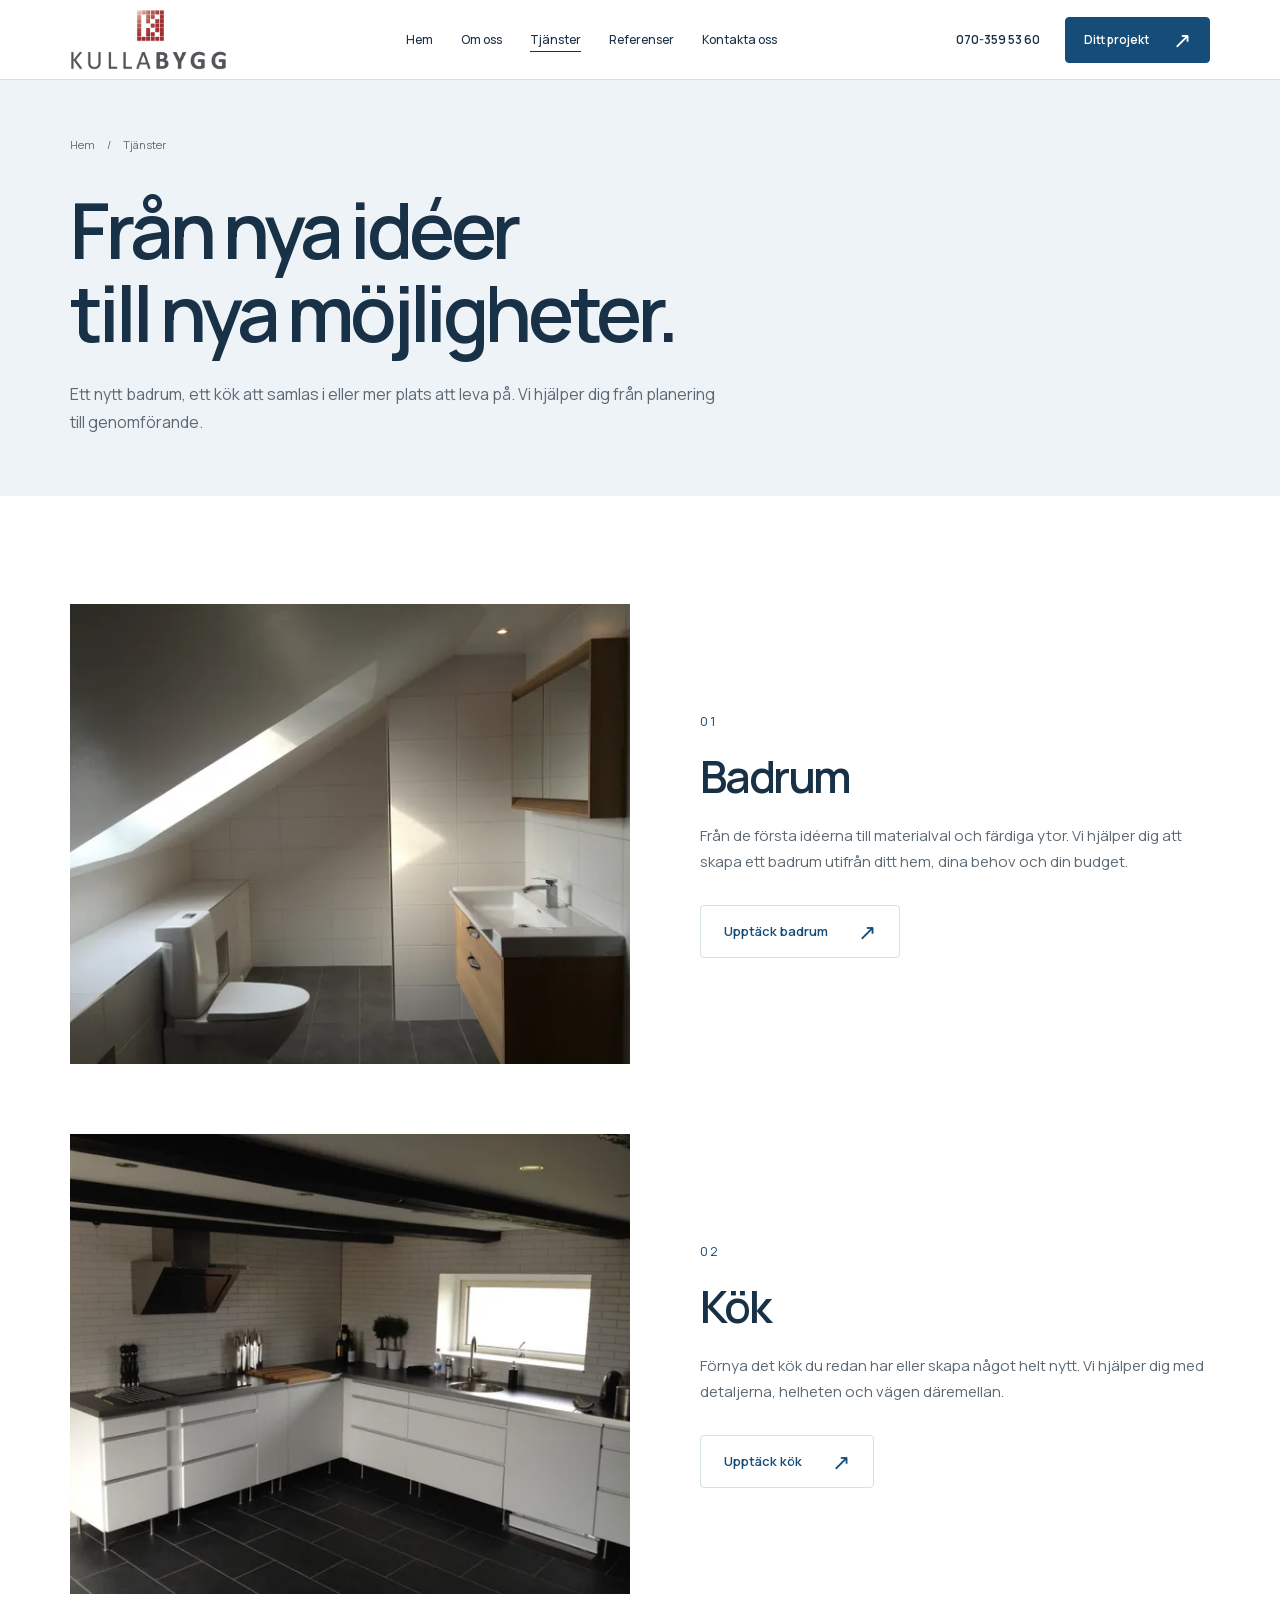
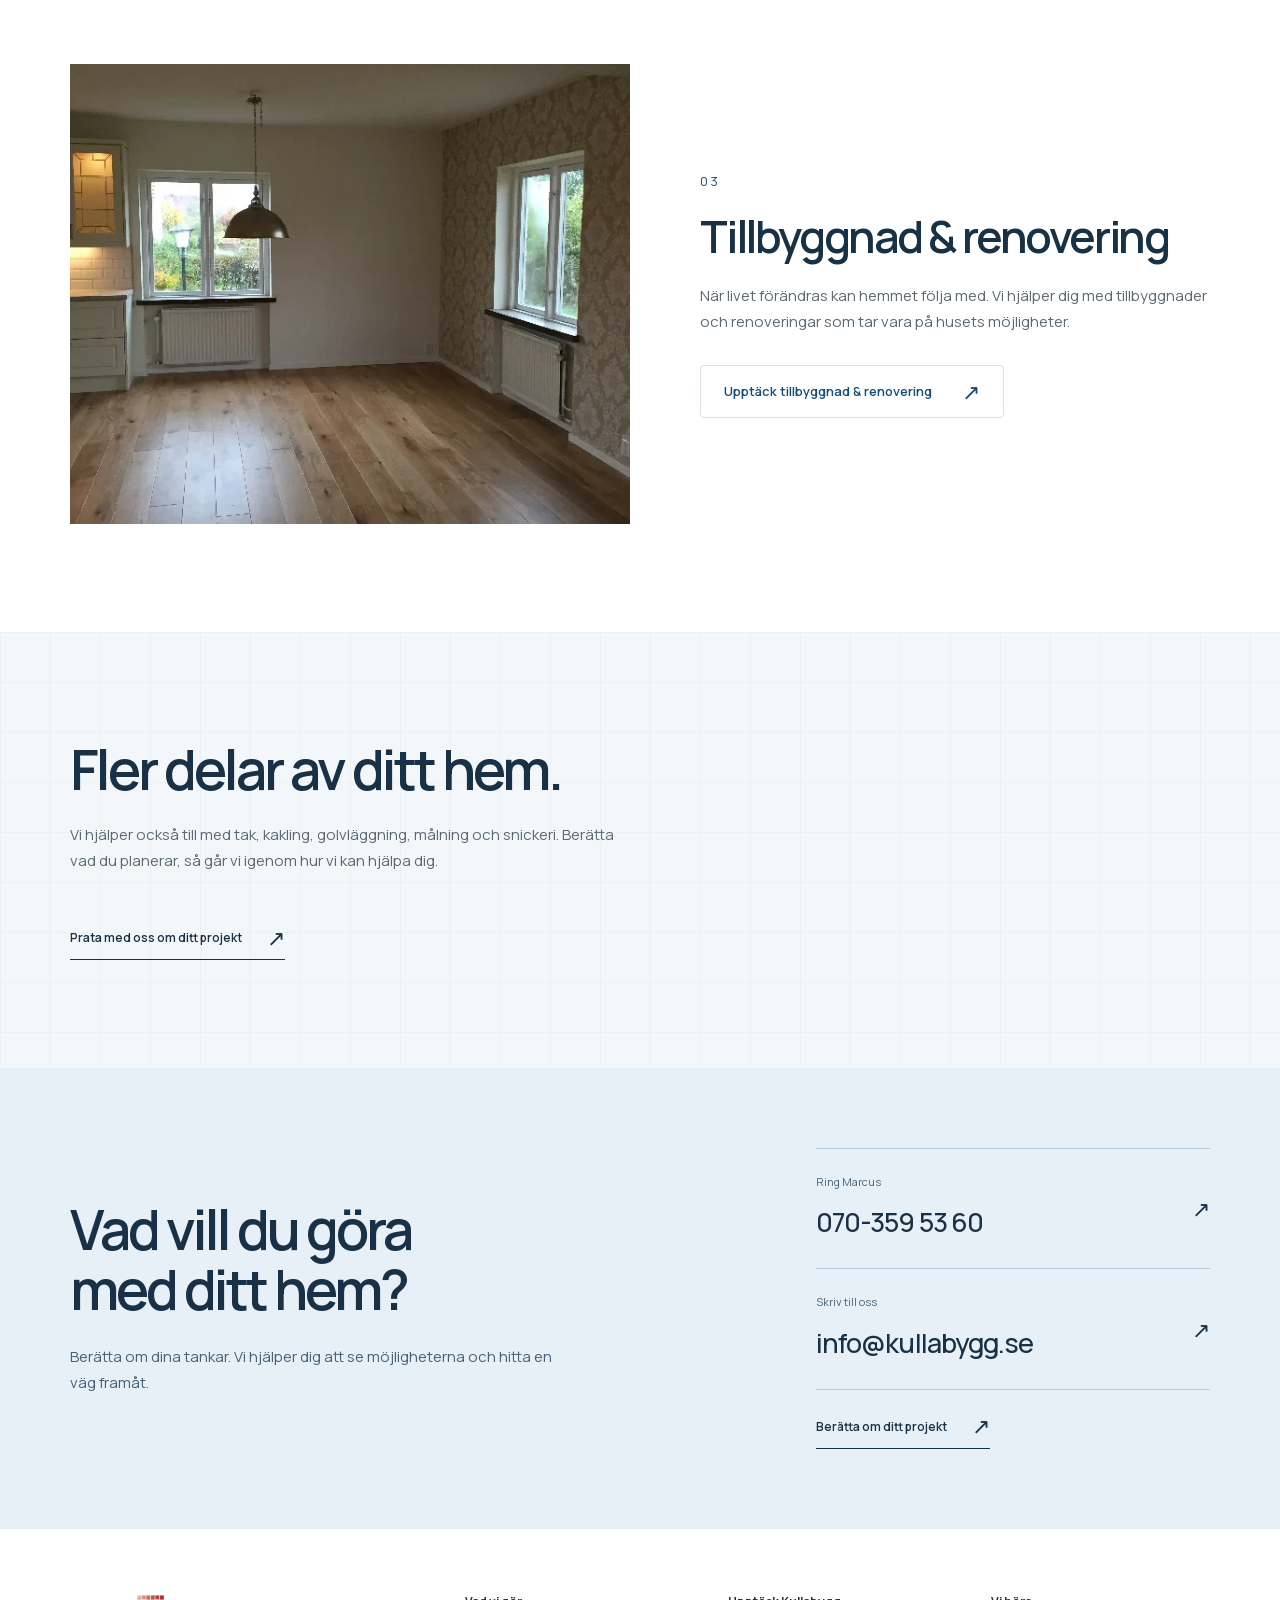
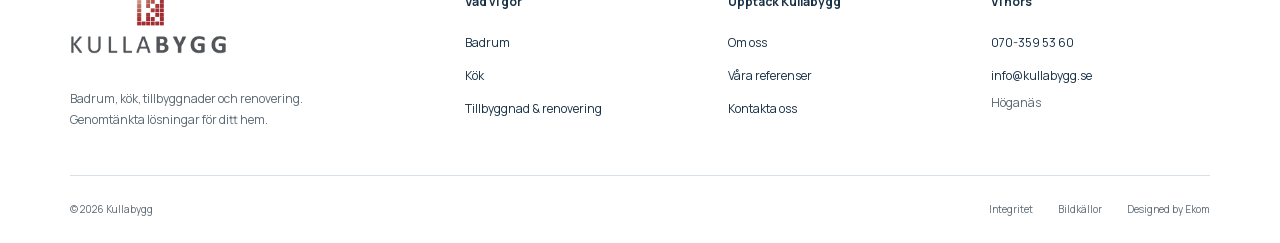
<file: tjanster/index.html>
<!doctype html><html lang="sv"><head><meta charset="utf-8"><meta name="viewport" content="width=device-width, initial-scale=1"><title>Våra tjänster | Badrum, kök &amp; renovering | Kullabygg</title><meta name="description" content="Utforska Kullabyggs tjänster inom badrum, kök, tillbyggnad, renovering och snickeri. Vi kan ta hand om hela entreprenaden."><meta name="theme-color" content="#164d78"><link rel="canonical" href="https://www.kullabygg.se/tjanster/"><meta property="og:locale" content="sv_SE"><meta property="og:type" content="website"><meta property="og:title" content="Våra tjänster | Badrum, kök &amp; renovering | Kullabygg"><meta property="og:description" content="Utforska Kullabyggs tjänster inom badrum, kök, tillbyggnad, renovering och snickeri. Vi kan ta hand om hela entreprenaden."><meta property="og:url" content="https://www.kullabygg.se/tjanster/"><meta property="og:image" content="https://www.kullabygg.se/assets/hero.webp"><meta name="twitter:card" content="summary_large_image"><link rel="icon" href="../favicon.png" type="image/png"><link rel="apple-touch-icon" href="../apple-touch-icon.png"><link rel="preload" href="../assets/manrope.woff2" as="font" type="font/woff2" crossorigin><link rel="stylesheet" href="../styles.css"><script src="../script.js" defer></script><script type="application/ld+json">{"@context": "https://schema.org", "@graph": [{"@type": "Organization", "@id": "https://www.kullabygg.se/#organization", "name": "Kullabygg", "url": "https://www.kullabygg.se/", "logo": "https://www.kullabygg.se/assets/logo.png", "telephone": "+46703595360", "email": "info@kullabygg.se"}, {"@type": "WebPage", "@id": "https://www.kullabygg.se/tjanster/", "url": "https://www.kullabygg.se/tjanster/", "name": "Våra tjänster | Badrum, kök & renovering | Kullabygg", "description": "Utforska Kullabyggs tjänster inom badrum, kök, tillbyggnad, renovering och snickeri. Vi kan ta hand om hela entreprenaden.", "inLanguage": "sv-SE", "isPartOf": {"@id": "https://www.kullabygg.se/#website"}}, {"@type": "WebSite", "@id": "https://www.kullabygg.se/#website", "url": "https://www.kullabygg.se/", "name": "Kullabygg", "inLanguage": "sv-SE"}]}</script></head><body><a class="skip" href="#main">Hoppa till innehållet</a><header class="site-header"><a class="logo" href="../index.html" aria-label="Kullabygg, startsidan"><img src="../assets/logo.png" width="462" height="177" alt="Kullabygg"></a><nav class="main-nav" id="main-nav" aria-label="Huvudmeny"><a href="../index.html">Hem</a><a href="../om-oss/index.html">Om oss</a><a href="../tjanster/index.html" aria-current="page">Tjänster</a><a href="../referenser/index.html">Referenser</a><a href="../kontakt/index.html">Kontakta oss</a></nav><div class="header-contact"><a class="header-phone" href="tel:+46703595360">070-359 53 60</a><a class="btn " href="../kontakt/index.html">Ditt projekt<span class="arrow" aria-hidden="true">↗</span></a></div><button class="menu-toggle" aria-expanded="false" aria-controls="main-nav"><span>Meny</span><span class="menu-icon" aria-hidden="true"></span></button></header><main id="main"><section class="page-head"><nav class="breadcrumb" aria-label="Brödsmulor"><a href="../index.html">Hem</a><span aria-hidden="true">/</span><span>Tjänster</span></nav><h1>Från nya idéer<br>till nya möjligheter.</h1><p>Ett nytt badrum, ett kök att samlas i eller mer plats att leva på. Vi hjälper dig från planering till genomförande.</p></section><section class="section wrap service-overview"><article class="service-row"><img class="" src="../assets/projekt-08.webp" srcset="../assets/projekt-08-640.webp 640w, ../assets/projekt-08.webp 1800w" sizes="(max-width: 600px) 100vw, 50vw" width="1800" height="1350" alt="Badrum under snedtak, Kullabyggs referensprojekt" loading="eager" decoding="async"><div><span class="service-num">01</span><h2>Badrum</h2><p>Från de första idéerna till materialval och färdiga ytor. Vi hjälper dig att skapa ett badrum utifrån ditt hem, dina behov och din budget.</p><a class="btn outline" href="../tjanster/badrum/index.html">Upptäck badrum<span class="arrow" aria-hidden="true">↗</span></a></div></article><article class="service-row"><img class="" src="../assets/projekt-17.webp" srcset="../assets/projekt-17-640.webp 640w, ../assets/projekt-17.webp 800w" sizes="(max-width: 600px) 100vw, 50vw" width="800" height="600" alt="Kök med synliga bjälkar, Kullabyggs referensprojekt" loading="lazy" decoding="async"><div><span class="service-num">02</span><h2>Kök</h2><p>Förnya det kök du redan har eller skapa något helt nytt. Vi hjälper dig med detaljerna, helheten och vägen däremellan.</p><a class="btn outline" href="../tjanster/kok/index.html">Upptäck kök<span class="arrow" aria-hidden="true">↗</span></a></div></article><article class="service-row"><img class="" src="../assets/projekt-32.webp" srcset="../assets/projekt-32-640.webp 600w" sizes="(max-width: 600px) 100vw, 50vw" width="600" height="600" alt="Renovering med bevarad karaktär, Kullabyggs referensprojekt" loading="lazy" decoding="async"><div><span class="service-num">03</span><h2>Tillbyggnad & renovering</h2><p>När livet förändras kan hemmet följa med. Vi hjälper dig med tillbyggnader och renoveringar som tar vara på husets möjligheter.</p><a class="btn outline" href="../tjanster/tillbyggnad-renovering/index.html">Upptäck tillbyggnad & renovering<span class="arrow" aria-hidden="true">↗</span></a></div></article></section><section class="section wrap approach"><div class="section-heading"><h2>Fler delar av ditt hem.</h2><p>Vi hjälper också till med tak, kakling, golvläggning, målning och snickeri. Berätta vad du planerar, så går vi igenom hur vi kan hjälpa dig.</p></div><a class="text-link" href="../kontakt/index.html">Prata med oss om ditt projekt<span class="arrow" aria-hidden="true">↗</span></a></section><section class="contact-band"><div><h2>Vad vill du göra<br>med ditt hem?</h2><p>Berätta om dina tankar. Vi hjälper dig att se möjligheterna och hitta en väg framåt.</p></div><div class="contact-links"><a class="contact-line" href="tel:+46703595360"><small>Ring Marcus</small><strong>070-359 53 60</strong><span class="arrow" aria-hidden="true">↗</span></a><a class="contact-line" href="mailto:info@kullabygg.se"><small>Skriv till oss</small><strong>info@kullabygg.se</strong><span class="arrow" aria-hidden="true">↗</span></a><a class="text-link" href="../kontakt/index.html">Berätta om ditt projekt<span class="arrow" aria-hidden="true">↗</span></a></div></section></main><footer class="footer"><div class="footer-top"><div><a href="../index.html" class="logo"><img src="../assets/logo.png" class="footer-logo" width="462" height="177" alt="Kullabygg"></a><p>Badrum, kök, tillbyggnader och renovering.<br>Genomtänkta lösningar för ditt hem.</p></div><div><h3>Vad vi gör</h3><a href="../tjanster/badrum/index.html">Badrum</a><a href="../tjanster/kok/index.html">Kök</a><a href="../tjanster/tillbyggnad-renovering/index.html">Tillbyggnad & renovering</a></div><div><h3>Upptäck Kullabygg</h3><a href="../om-oss/index.html">Om oss</a><a href="../referenser/index.html">Våra referenser</a><a href="../kontakt/index.html">Kontakta oss</a></div><div><h3>Vi hörs</h3><a href="tel:+46703595360">070-359 53 60</a><a href="mailto:info@kullabygg.se">info@kullabygg.se</a><p>Höganäs</p></div></div><div class="footer-bottom"><span>© 2026 Kullabygg</span><div><a href="../integritet/index.html">Integritet</a><a href="../bildkallor/index.html">Bildkällor</a><a href="https://ekom.se" target="_blank" rel="noopener noreferrer">Designed by Ekom</a></div></div></footer><div class="mobile-contact" aria-label="Snabbkontakt"><a href="tel:+46703595360">Ring Marcus</a><a href="mailto:info@kullabygg.se">Mejla oss ↗</a></div></body></html>
</file>
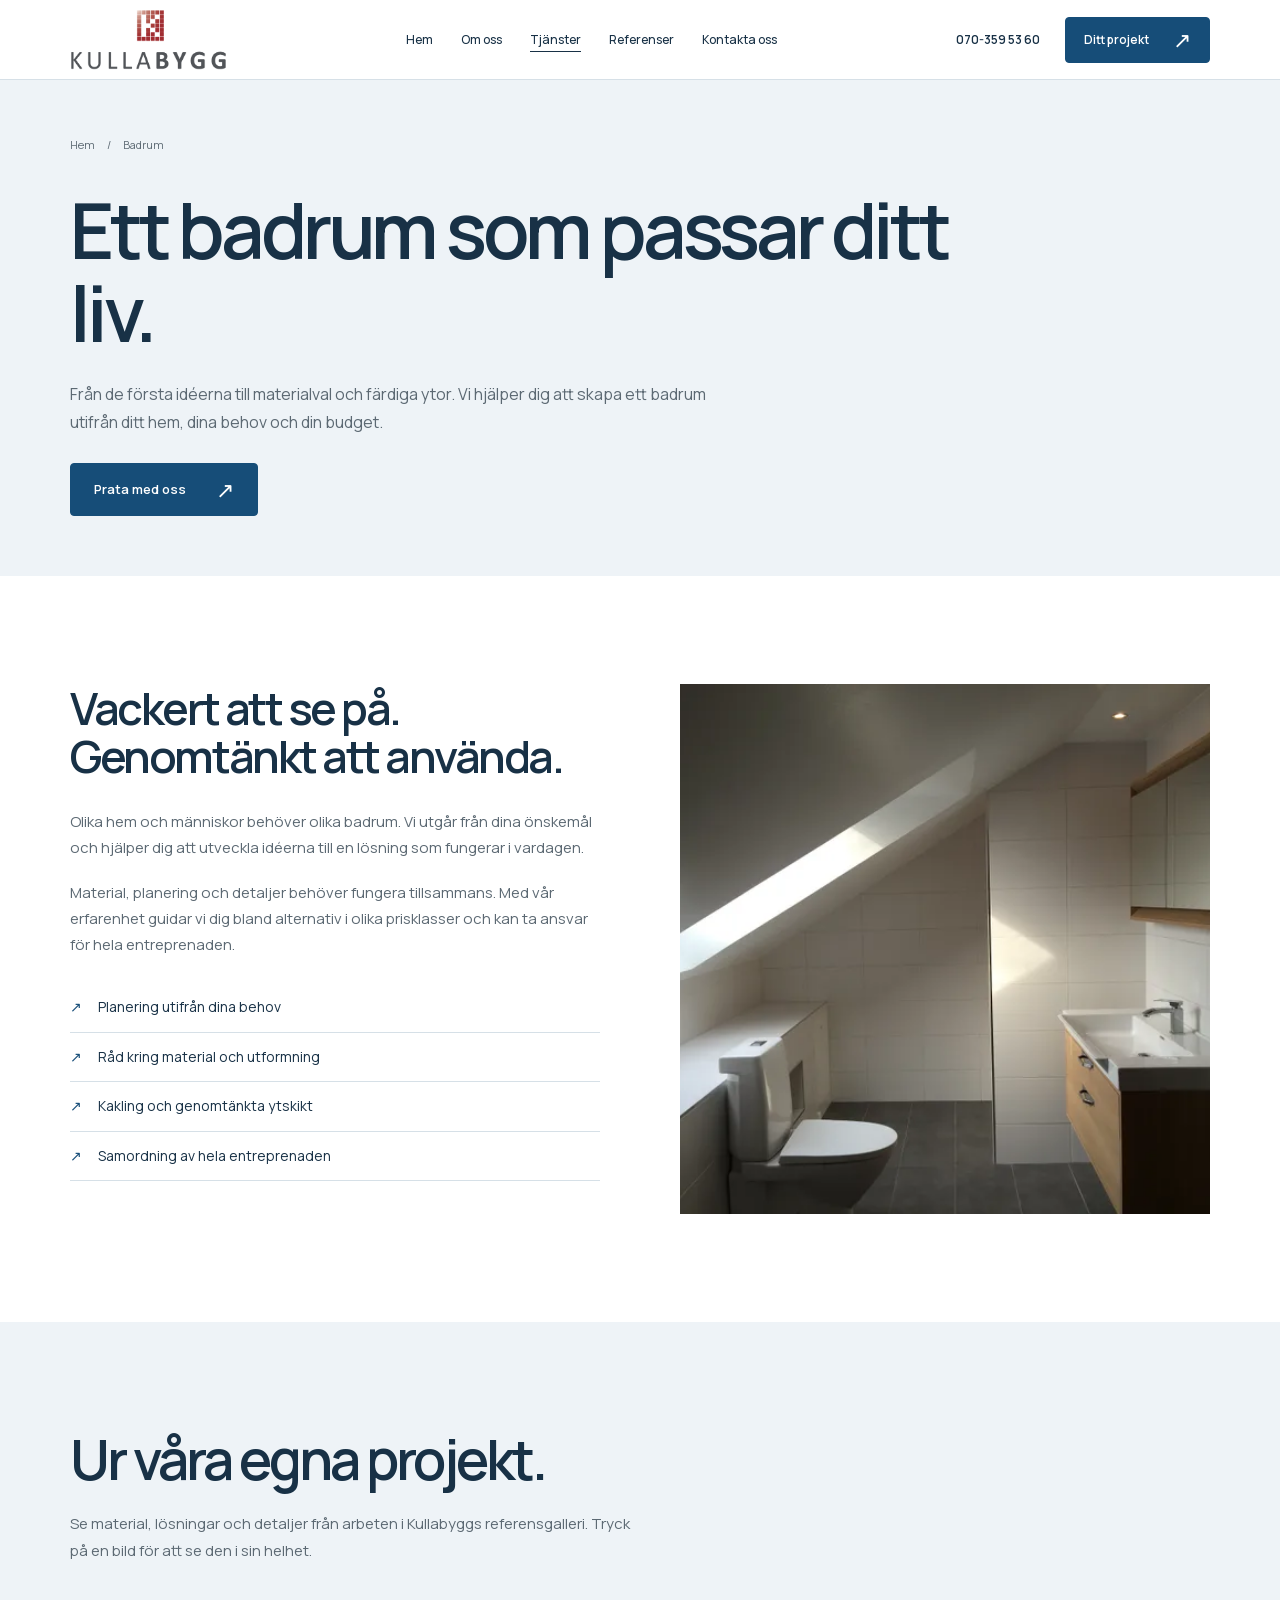
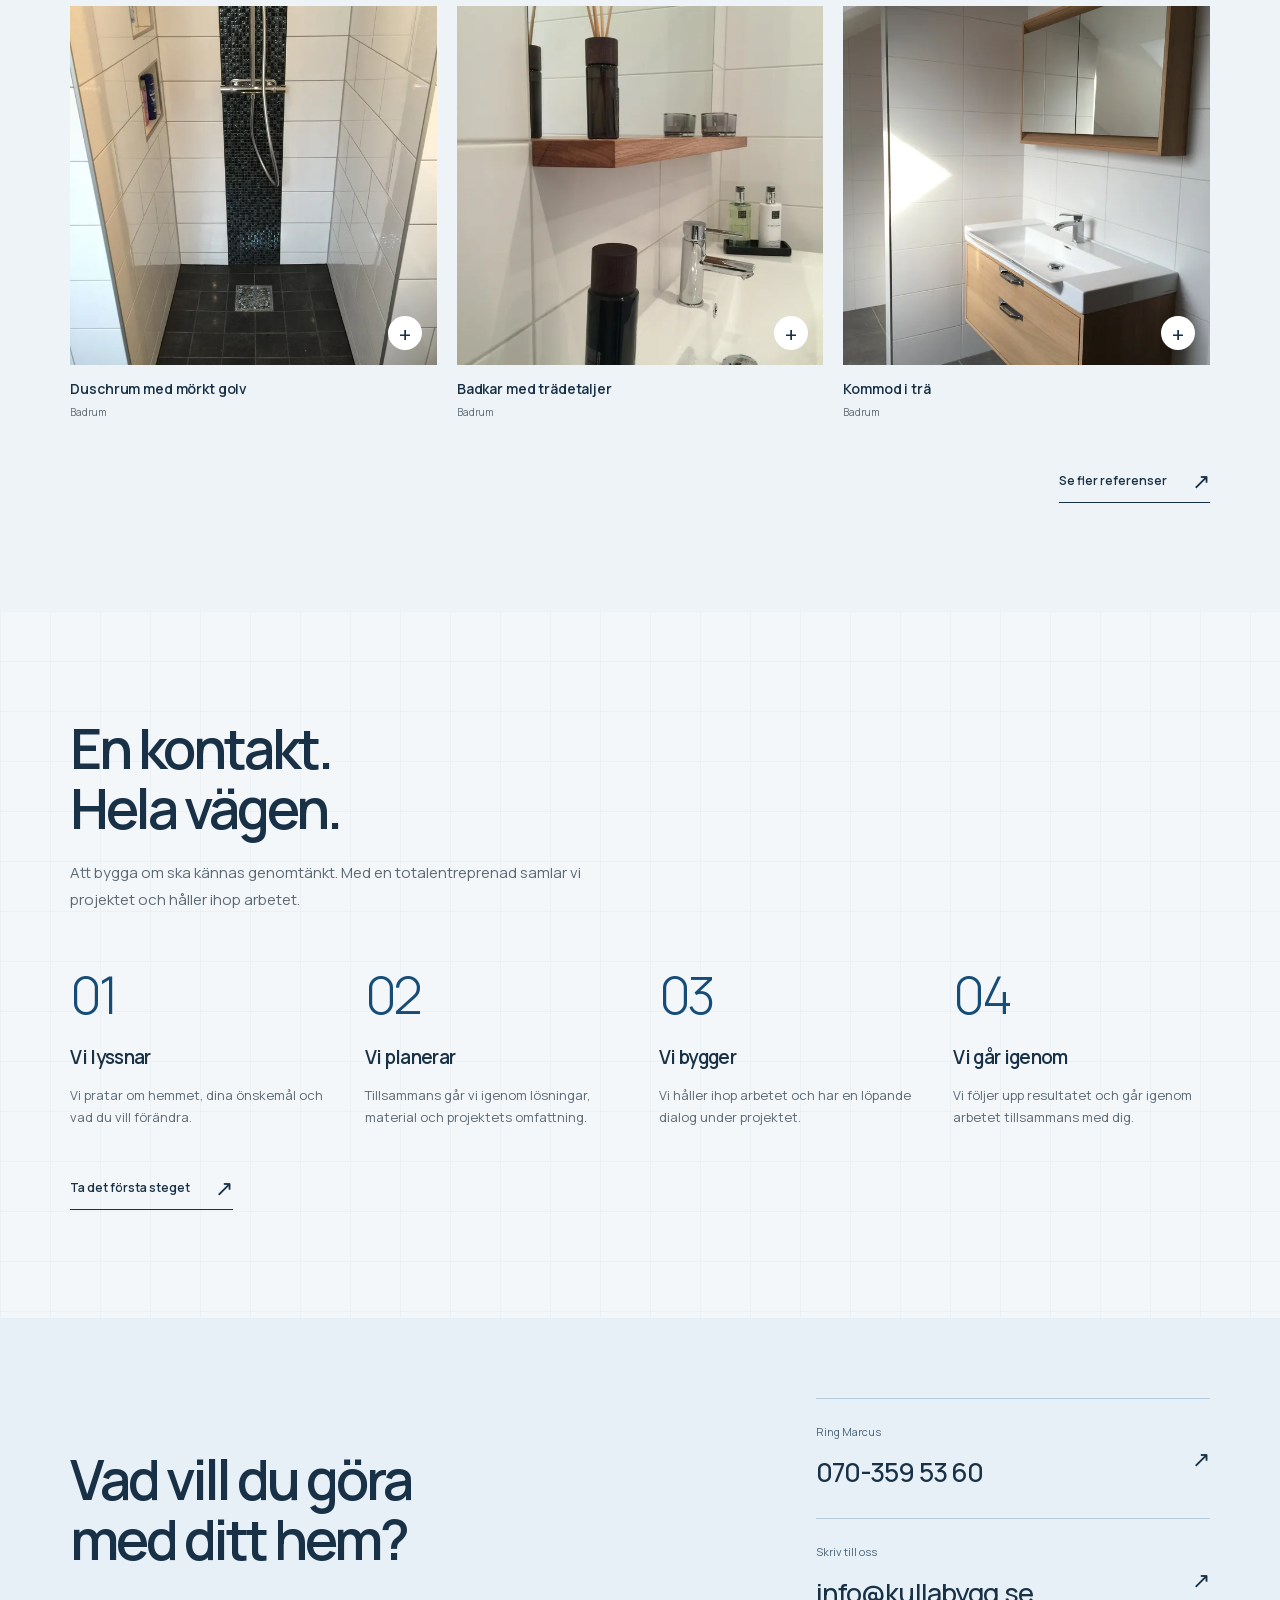
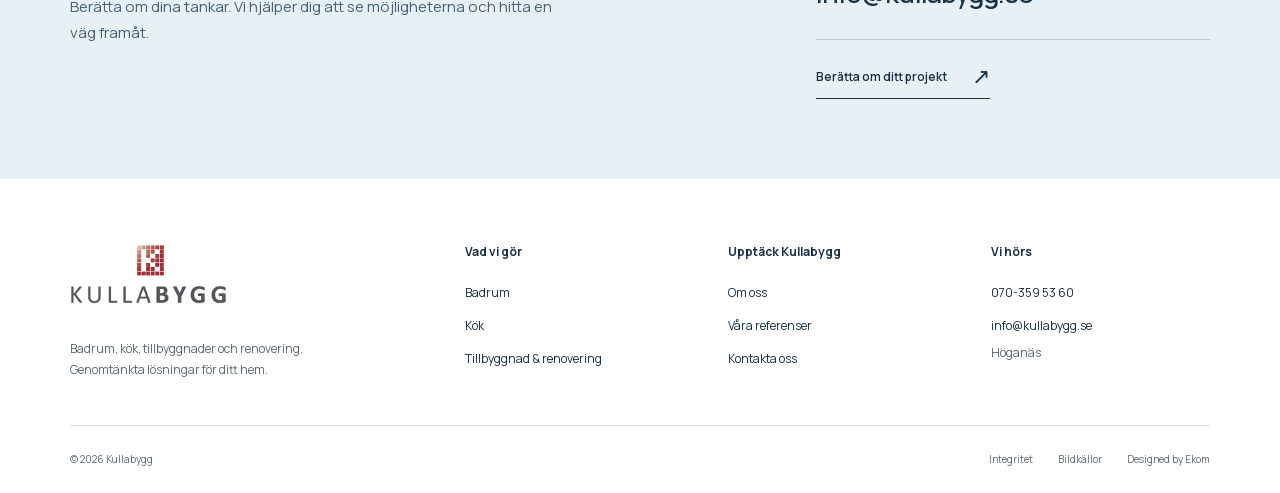
<file: tjanster/badrum/index.html>
<!doctype html><html lang="sv"><head><meta charset="utf-8"><meta name="viewport" content="width=device-width, initial-scale=1"><title>Badrum i Höganäs | Kullabygg</title><meta name="description" content="Från de första idéerna till materialval och färdiga ytor. Vi hjälper dig att skapa ett badrum utifrån ditt hem, dina behov och din budget."><meta name="theme-color" content="#164d78"><link rel="canonical" href="https://www.kullabygg.se/tjanster/badrum/"><meta property="og:locale" content="sv_SE"><meta property="og:type" content="website"><meta property="og:title" content="Badrum i Höganäs | Kullabygg"><meta property="og:description" content="Från de första idéerna till materialval och färdiga ytor. Vi hjälper dig att skapa ett badrum utifrån ditt hem, dina behov och din budget."><meta property="og:url" content="https://www.kullabygg.se/tjanster/badrum/"><meta property="og:image" content="https://www.kullabygg.se/assets/hero.webp"><meta name="twitter:card" content="summary_large_image"><link rel="icon" href="../../favicon.png" type="image/png"><link rel="apple-touch-icon" href="../../apple-touch-icon.png"><link rel="preload" href="../../assets/manrope.woff2" as="font" type="font/woff2" crossorigin><link rel="stylesheet" href="../../styles.css"><script src="../../script.js" defer></script><script type="application/ld+json">{"@context": "https://schema.org", "@graph": [{"@type": "Organization", "@id": "https://www.kullabygg.se/#organization", "name": "Kullabygg", "url": "https://www.kullabygg.se/", "logo": "https://www.kullabygg.se/assets/logo.png", "telephone": "+46703595360", "email": "info@kullabygg.se"}, {"@type": "WebPage", "@id": "https://www.kullabygg.se/tjanster/badrum/", "url": "https://www.kullabygg.se/tjanster/badrum/", "name": "Badrum i Höganäs | Kullabygg", "description": "Från de första idéerna till materialval och färdiga ytor. Vi hjälper dig att skapa ett badrum utifrån ditt hem, dina behov och din budget.", "inLanguage": "sv-SE", "isPartOf": {"@id": "https://www.kullabygg.se/#website"}}, {"@type": "WebSite", "@id": "https://www.kullabygg.se/#website", "url": "https://www.kullabygg.se/", "name": "Kullabygg", "inLanguage": "sv-SE"}, {"@type": "Service", "name": "Badrum", "description": "Från de första idéerna till materialval och färdiga ytor. Vi hjälper dig att skapa ett badrum utifrån ditt hem, dina behov och din budget.", "provider": {"@id": "https://www.kullabygg.se/#organization"}, "areaServed": "Höganäs"}]}</script></head><body><a class="skip" href="#main">Hoppa till innehållet</a><header class="site-header"><a class="logo" href="../../index.html" aria-label="Kullabygg, startsidan"><img src="../../assets/logo.png" width="462" height="177" alt="Kullabygg"></a><nav class="main-nav" id="main-nav" aria-label="Huvudmeny"><a href="../../index.html">Hem</a><a href="../../om-oss/index.html">Om oss</a><a href="../../tjanster/index.html" aria-current="page">Tjänster</a><a href="../../referenser/index.html">Referenser</a><a href="../../kontakt/index.html">Kontakta oss</a></nav><div class="header-contact"><a class="header-phone" href="tel:+46703595360">070-359 53 60</a><a class="btn " href="../../kontakt/index.html">Ditt projekt<span class="arrow" aria-hidden="true">↗</span></a></div><button class="menu-toggle" aria-expanded="false" aria-controls="main-nav"><span>Meny</span><span class="menu-icon" aria-hidden="true"></span></button></header><main id="main"><section class="page-head"><nav class="breadcrumb" aria-label="Brödsmulor"><a href="../../index.html">Hem</a><span aria-hidden="true">/</span><span>Badrum</span></nav><h1>Ett badrum som passar ditt liv.</h1><p>Från de första idéerna till materialval och färdiga ytor. Vi hjälper dig att skapa ett badrum utifrån ditt hem, dina behov och din budget.</p><a class="btn " href="../../kontakt/index.html">Prata med oss<span class="arrow" aria-hidden="true">↗</span></a></section><section class="section wrap service-detail"><div><h2>Vackert att se på. Genomtänkt att använda.</h2><p>Olika hem och människor behöver olika badrum. Vi utgår från dina önskemål och hjälper dig att utveckla idéerna till en lösning som fungerar i vardagen.</p><p>Material, planering och detaljer behöver fungera tillsammans. Med vår erfarenhet guidar vi dig bland alternativ i olika prisklasser och kan ta ansvar för hela entreprenaden.</p><ul><li>Planering utifrån dina behov</li><li>Råd kring material och utformning</li><li>Kakling och genomtänkta ytskikt</li><li>Samordning av hela entreprenaden</li></ul></div><img class="" src="../../assets/projekt-08.webp" srcset="../../assets/projekt-08-640.webp 640w, ../../assets/projekt-08.webp 1800w" sizes="(max-width: 600px) 100vw, 50vw" width="1800" height="1350" alt="Badrum under snedtak, Kullabyggs referensprojekt" loading="eager" decoding="async"></section><section class="section wrap projects-home"><div class="section-heading"><h2>Ur våra egna projekt.</h2><p>Se material, lösningar och detaljer från arbeten i Kullabyggs referensgalleri. Tryck på en bild för att se den i sin helhet.</p></div><div class="mini-gallery"><button class="gallery-button" type="button" data-gallery="badrum" data-full="../../assets/projekt-05.webp" data-caption="Duschrum med mörkt golv" data-category="Badrum" aria-label="Förstora: Duschrum med mörkt golv"><span class="gallery-frame"><img class="" src="../../assets/projekt-05.webp" srcset="../../assets/projekt-05-640.webp 640w, ../../assets/projekt-05.webp 1800w" sizes="(max-width: 600px) 45vw, 30vw" width="1800" height="2400" alt="Duschrum med mörkt golv, Kullabyggs referensprojekt" loading="lazy" decoding="async"><span class="zoom-symbol" aria-hidden="true">+</span></span><h3>Duschrum med mörkt golv</h3><small>Badrum</small></button><button class="gallery-button" type="button" data-gallery="badrum" data-full="../../assets/projekt-07.webp" data-caption="Badkar med trädetaljer" data-category="Badrum" aria-label="Förstora: Badkar med trädetaljer"><span class="gallery-frame"><img class="" src="../../assets/projekt-07.webp" srcset="../../assets/projekt-07-640.webp 640w, ../../assets/projekt-07.webp 1800w" sizes="(max-width: 600px) 45vw, 30vw" width="1800" height="2400" alt="Badkar med trädetaljer, Kullabyggs referensprojekt" loading="lazy" decoding="async"><span class="zoom-symbol" aria-hidden="true">+</span></span><h3>Badkar med trädetaljer</h3><small>Badrum</small></button><button class="gallery-button" type="button" data-gallery="badrum" data-full="../../assets/projekt-09.webp" data-caption="Kommod i trä" data-category="Badrum" aria-label="Förstora: Kommod i trä"><span class="gallery-frame"><img class="" src="../../assets/projekt-09.webp" srcset="../../assets/projekt-09-640.webp 640w, ../../assets/projekt-09.webp 1800w" sizes="(max-width: 600px) 45vw, 30vw" width="1800" height="2400" alt="Kommod i trä, Kullabyggs referensprojekt" loading="lazy" decoding="async"><span class="zoom-symbol" aria-hidden="true">+</span></span><h3>Kommod i trä</h3><small>Badrum</small></button></div><div class="section-tail"><a class="text-link" href="../../referenser/index.html#badrum">Se fler referenser<span class="arrow" aria-hidden="true">↗</span></a></div></section><section class="approach section wrap"><div class="section-heading reveal"><h2>En kontakt.<br>Hela vägen.</h2><p>Att bygga om ska kännas genomtänkt. Med en totalentreprenad samlar vi projektet och håller ihop arbetet.</p></div><div class="steps"><div class="step reveal"><span class="step-number">01</span><h3>Vi lyssnar</h3><p>Vi pratar om hemmet, dina önskemål och vad du vill förändra.</p></div><div class="step reveal"><span class="step-number">02</span><h3>Vi planerar</h3><p>Tillsammans går vi igenom lösningar, material och projektets omfattning.</p></div><div class="step reveal"><span class="step-number">03</span><h3>Vi bygger</h3><p>Vi håller ihop arbetet och har en löpande dialog under projektet.</p></div><div class="step reveal"><span class="step-number">04</span><h3>Vi går igenom</h3><p>Vi följer upp resultatet och går igenom arbetet tillsammans med dig.</p></div></div><div class="process-link"><a class="text-link" href="../../kontakt/index.html">Ta det första steget<span class="arrow" aria-hidden="true">↗</span></a></div></section><section class="contact-band"><div><h2>Vad vill du göra<br>med ditt hem?</h2><p>Berätta om dina tankar. Vi hjälper dig att se möjligheterna och hitta en väg framåt.</p></div><div class="contact-links"><a class="contact-line" href="tel:+46703595360"><small>Ring Marcus</small><strong>070-359 53 60</strong><span class="arrow" aria-hidden="true">↗</span></a><a class="contact-line" href="mailto:info@kullabygg.se"><small>Skriv till oss</small><strong>info@kullabygg.se</strong><span class="arrow" aria-hidden="true">↗</span></a><a class="text-link" href="../../kontakt/index.html">Berätta om ditt projekt<span class="arrow" aria-hidden="true">↗</span></a></div></section><dialog class="lightbox" aria-labelledby="lightbox-title"><button class="lightbox-close" type="button" aria-label="Stäng bildvisning">×</button><img class="lightbox-image" alt=""><div class="lightbox-footer"><div><h2 id="lightbox-title"></h2><p class="lightbox-category"></p></div><div class="lightbox-controls"><button type="button" data-prev aria-label="Föregående bild">←</button><span class="lightbox-counter" aria-live="polite"></span><button type="button" data-next aria-label="Nästa bild">→</button></div></div></dialog></main><footer class="footer"><div class="footer-top"><div><a href="../../index.html" class="logo"><img src="../../assets/logo.png" class="footer-logo" width="462" height="177" alt="Kullabygg"></a><p>Badrum, kök, tillbyggnader och renovering.<br>Genomtänkta lösningar för ditt hem.</p></div><div><h3>Vad vi gör</h3><a href="../../tjanster/badrum/index.html">Badrum</a><a href="../../tjanster/kok/index.html">Kök</a><a href="../../tjanster/tillbyggnad-renovering/index.html">Tillbyggnad & renovering</a></div><div><h3>Upptäck Kullabygg</h3><a href="../../om-oss/index.html">Om oss</a><a href="../../referenser/index.html">Våra referenser</a><a href="../../kontakt/index.html">Kontakta oss</a></div><div><h3>Vi hörs</h3><a href="tel:+46703595360">070-359 53 60</a><a href="mailto:info@kullabygg.se">info@kullabygg.se</a><p>Höganäs</p></div></div><div class="footer-bottom"><span>© 2026 Kullabygg</span><div><a href="../../integritet/index.html">Integritet</a><a href="../../bildkallor/index.html">Bildkällor</a><a href="https://ekom.se" target="_blank" rel="noopener noreferrer">Designed by Ekom</a></div></div></footer><div class="mobile-contact" aria-label="Snabbkontakt"><a href="tel:+46703595360">Ring Marcus</a><a href="mailto:info@kullabygg.se">Mejla oss ↗</a></div></body></html>
</file>
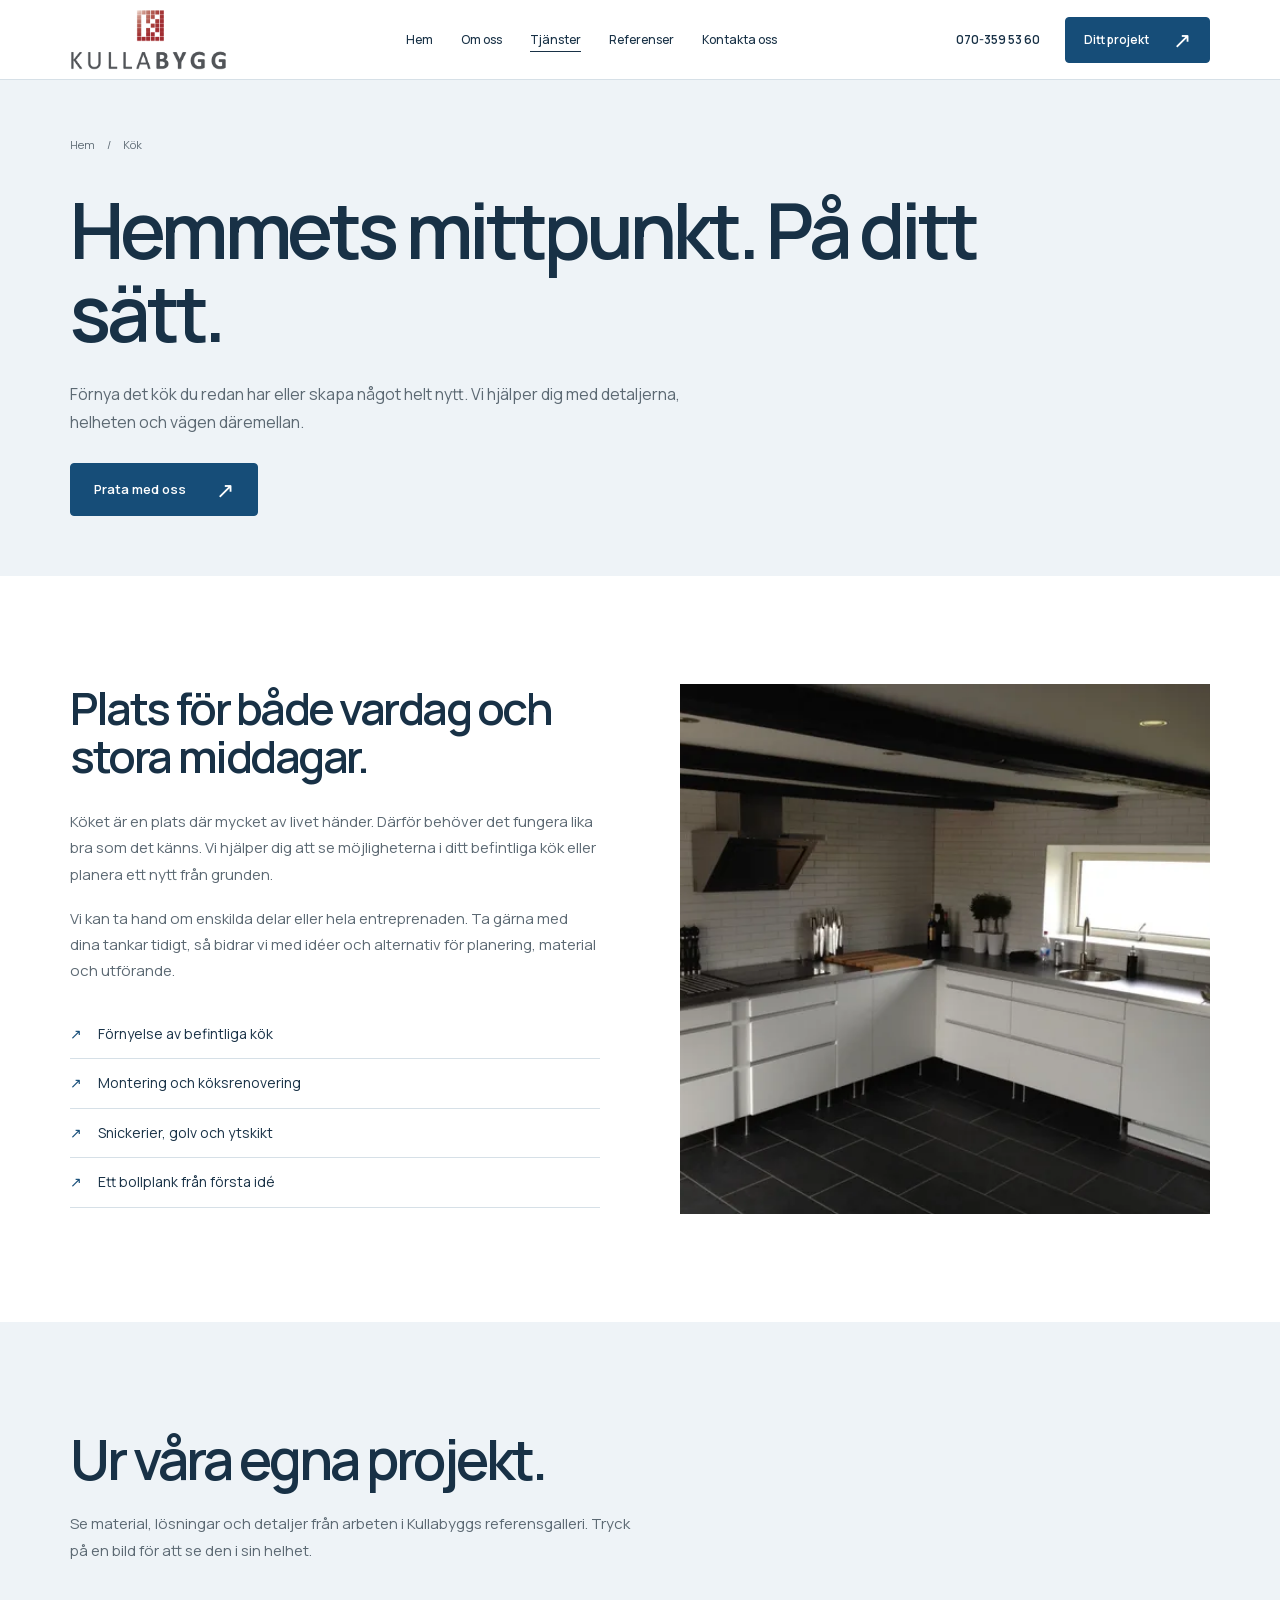
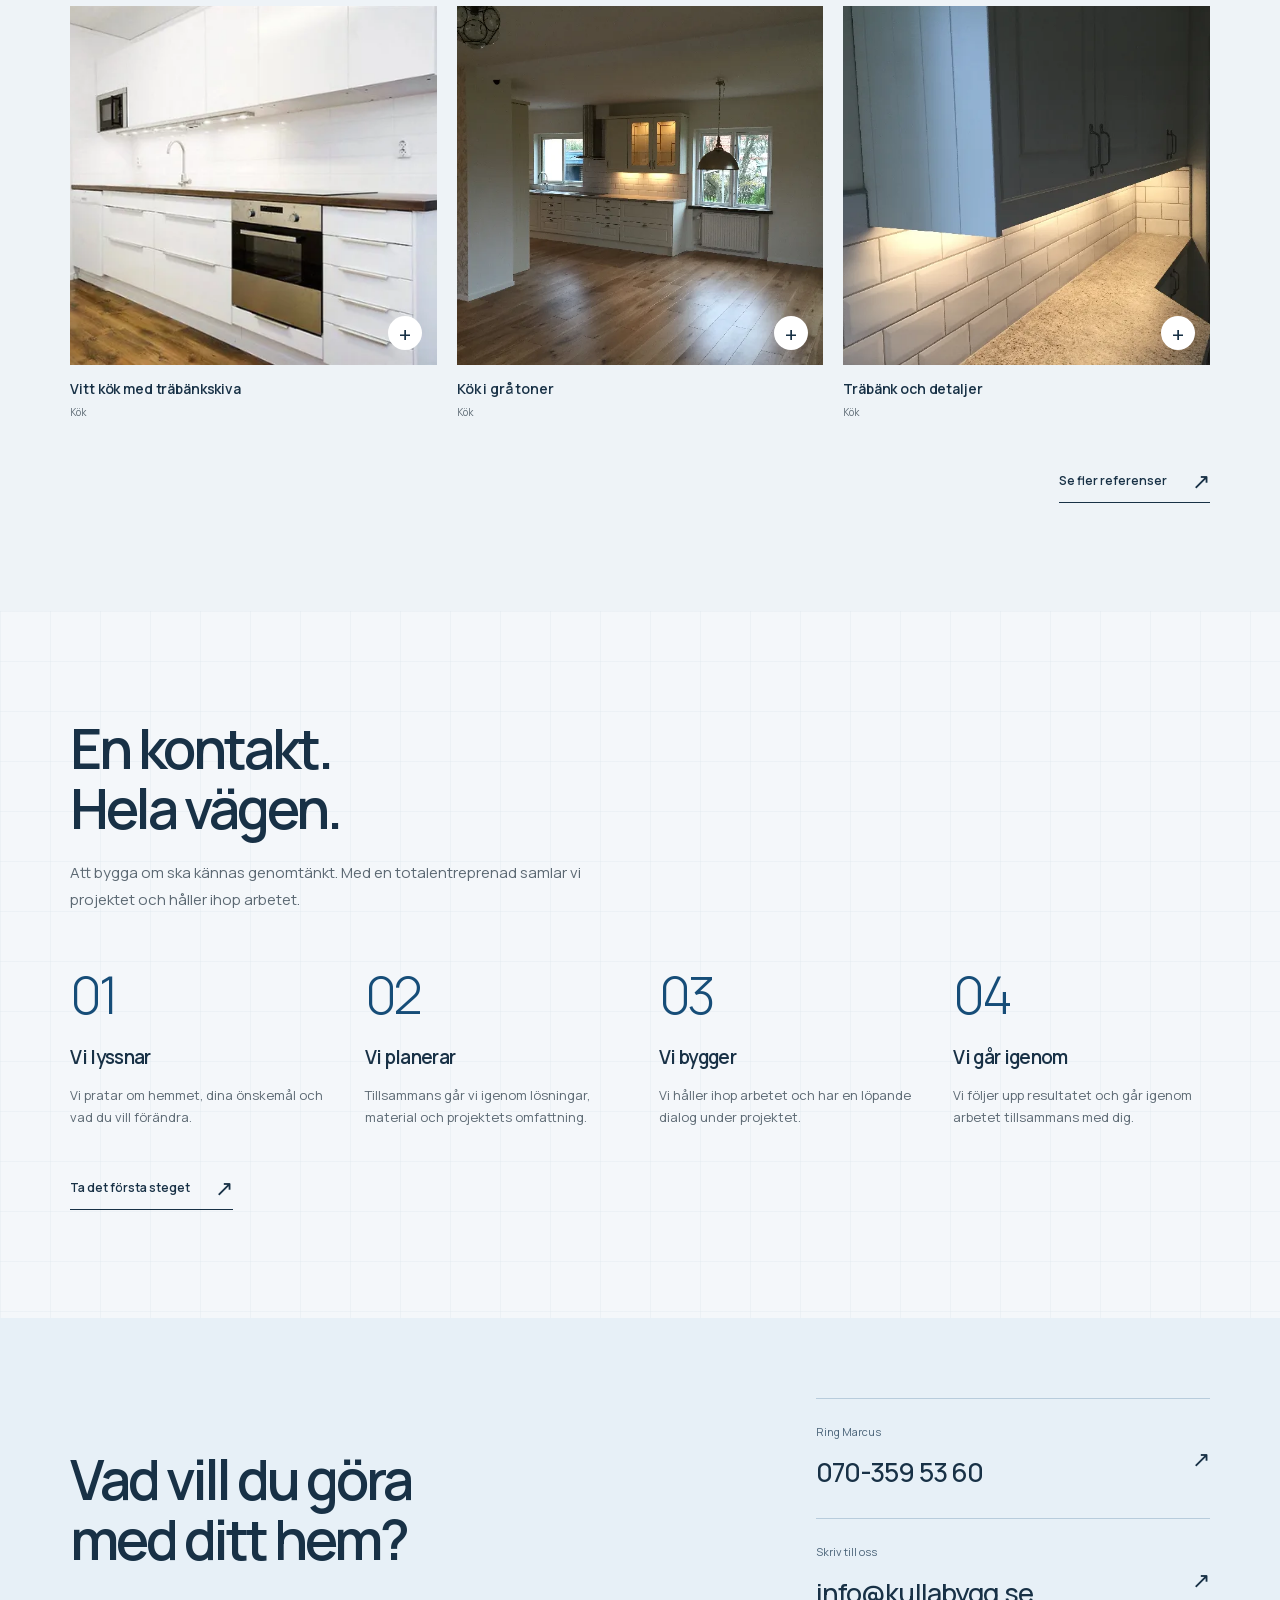
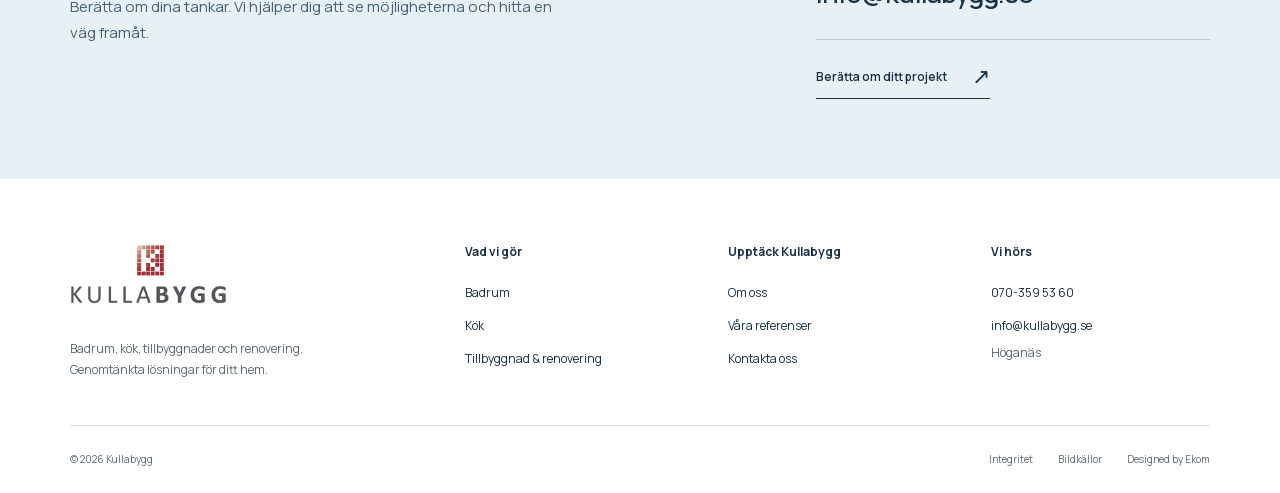
<file: tjanster/kok/index.html>
<!doctype html><html lang="sv"><head><meta charset="utf-8"><meta name="viewport" content="width=device-width, initial-scale=1"><title>Kök i Höganäs | Kullabygg</title><meta name="description" content="Förnya det kök du redan har eller skapa något helt nytt. Vi hjälper dig med detaljerna, helheten och vägen däremellan."><meta name="theme-color" content="#164d78"><link rel="canonical" href="https://www.kullabygg.se/tjanster/kok/"><meta property="og:locale" content="sv_SE"><meta property="og:type" content="website"><meta property="og:title" content="Kök i Höganäs | Kullabygg"><meta property="og:description" content="Förnya det kök du redan har eller skapa något helt nytt. Vi hjälper dig med detaljerna, helheten och vägen däremellan."><meta property="og:url" content="https://www.kullabygg.se/tjanster/kok/"><meta property="og:image" content="https://www.kullabygg.se/assets/hero.webp"><meta name="twitter:card" content="summary_large_image"><link rel="icon" href="../../favicon.png" type="image/png"><link rel="apple-touch-icon" href="../../apple-touch-icon.png"><link rel="preload" href="../../assets/manrope.woff2" as="font" type="font/woff2" crossorigin><link rel="stylesheet" href="../../styles.css"><script src="../../script.js" defer></script><script type="application/ld+json">{"@context": "https://schema.org", "@graph": [{"@type": "Organization", "@id": "https://www.kullabygg.se/#organization", "name": "Kullabygg", "url": "https://www.kullabygg.se/", "logo": "https://www.kullabygg.se/assets/logo.png", "telephone": "+46703595360", "email": "info@kullabygg.se"}, {"@type": "WebPage", "@id": "https://www.kullabygg.se/tjanster/kok/", "url": "https://www.kullabygg.se/tjanster/kok/", "name": "Kök i Höganäs | Kullabygg", "description": "Förnya det kök du redan har eller skapa något helt nytt. Vi hjälper dig med detaljerna, helheten och vägen däremellan.", "inLanguage": "sv-SE", "isPartOf": {"@id": "https://www.kullabygg.se/#website"}}, {"@type": "WebSite", "@id": "https://www.kullabygg.se/#website", "url": "https://www.kullabygg.se/", "name": "Kullabygg", "inLanguage": "sv-SE"}, {"@type": "Service", "name": "Kök", "description": "Förnya det kök du redan har eller skapa något helt nytt. Vi hjälper dig med detaljerna, helheten och vägen däremellan.", "provider": {"@id": "https://www.kullabygg.se/#organization"}, "areaServed": "Höganäs"}]}</script></head><body><a class="skip" href="#main">Hoppa till innehållet</a><header class="site-header"><a class="logo" href="../../index.html" aria-label="Kullabygg, startsidan"><img src="../../assets/logo.png" width="462" height="177" alt="Kullabygg"></a><nav class="main-nav" id="main-nav" aria-label="Huvudmeny"><a href="../../index.html">Hem</a><a href="../../om-oss/index.html">Om oss</a><a href="../../tjanster/index.html" aria-current="page">Tjänster</a><a href="../../referenser/index.html">Referenser</a><a href="../../kontakt/index.html">Kontakta oss</a></nav><div class="header-contact"><a class="header-phone" href="tel:+46703595360">070-359 53 60</a><a class="btn " href="../../kontakt/index.html">Ditt projekt<span class="arrow" aria-hidden="true">↗</span></a></div><button class="menu-toggle" aria-expanded="false" aria-controls="main-nav"><span>Meny</span><span class="menu-icon" aria-hidden="true"></span></button></header><main id="main"><section class="page-head"><nav class="breadcrumb" aria-label="Brödsmulor"><a href="../../index.html">Hem</a><span aria-hidden="true">/</span><span>Kök</span></nav><h1>Hemmets mittpunkt. På ditt sätt.</h1><p>Förnya det kök du redan har eller skapa något helt nytt. Vi hjälper dig med detaljerna, helheten och vägen däremellan.</p><a class="btn " href="../../kontakt/index.html">Prata med oss<span class="arrow" aria-hidden="true">↗</span></a></section><section class="section wrap service-detail"><div><h2>Plats för både vardag och stora middagar.</h2><p>Köket är en plats där mycket av livet händer. Därför behöver det fungera lika bra som det känns. Vi hjälper dig att se möjligheterna i ditt befintliga kök eller planera ett nytt från grunden.</p><p>Vi kan ta hand om enskilda delar eller hela entreprenaden. Ta gärna med dina tankar tidigt, så bidrar vi med idéer och alternativ för planering, material och utförande.</p><ul><li>Förnyelse av befintliga kök</li><li>Montering och köksrenovering</li><li>Snickerier, golv och ytskikt</li><li>Ett bollplank från första idé</li></ul></div><img class="" src="../../assets/projekt-17.webp" srcset="../../assets/projekt-17-640.webp 640w, ../../assets/projekt-17.webp 800w" sizes="(max-width: 600px) 100vw, 50vw" width="800" height="600" alt="Kök med synliga bjälkar, Kullabyggs referensprojekt" loading="eager" decoding="async"></section><section class="section wrap projects-home"><div class="section-heading"><h2>Ur våra egna projekt.</h2><p>Se material, lösningar och detaljer från arbeten i Kullabyggs referensgalleri. Tryck på en bild för att se den i sin helhet.</p></div><div class="mini-gallery"><button class="gallery-button" type="button" data-gallery="kok" data-full="../../assets/projekt-14.webp" data-caption="Vitt kök med träbänkskiva" data-category="Kök" aria-label="Förstora: Vitt kök med träbänkskiva"><span class="gallery-frame"><img class="" src="../../assets/projekt-14.webp" srcset="../../assets/projekt-14-640.webp 640w, ../../assets/projekt-14.webp 800w" sizes="(max-width: 600px) 45vw, 30vw" width="800" height="534" alt="Vitt kök med träbänkskiva, Kullabyggs referensprojekt" loading="lazy" decoding="async"><span class="zoom-symbol" aria-hidden="true">+</span></span><h3>Vitt kök med träbänkskiva</h3><small>Kök</small></button><button class="gallery-button" type="button" data-gallery="kok" data-full="../../assets/projekt-19.webp" data-caption="Kök i grå toner" data-category="Kök" aria-label="Förstora: Kök i grå toner"><span class="gallery-frame"><img class="" src="../../assets/projekt-19.webp" srcset="../../assets/projekt-19-640.webp 600w" sizes="(max-width: 600px) 45vw, 30vw" width="600" height="600" alt="Kök i grå toner, Kullabyggs referensprojekt" loading="lazy" decoding="async"><span class="zoom-symbol" aria-hidden="true">+</span></span><h3>Kök i grå toner</h3><small>Kök</small></button><button class="gallery-button" type="button" data-gallery="kok" data-full="../../assets/projekt-23.webp" data-caption="Träbänk och detaljer" data-category="Kök" aria-label="Förstora: Träbänk och detaljer"><span class="gallery-frame"><img class="" src="../../assets/projekt-23.webp" srcset="../../assets/projekt-23-640.webp 600w" sizes="(max-width: 600px) 45vw, 30vw" width="600" height="600" alt="Träbänk och detaljer, Kullabyggs referensprojekt" loading="lazy" decoding="async"><span class="zoom-symbol" aria-hidden="true">+</span></span><h3>Träbänk och detaljer</h3><small>Kök</small></button></div><div class="section-tail"><a class="text-link" href="../../referenser/index.html#kok">Se fler referenser<span class="arrow" aria-hidden="true">↗</span></a></div></section><section class="approach section wrap"><div class="section-heading reveal"><h2>En kontakt.<br>Hela vägen.</h2><p>Att bygga om ska kännas genomtänkt. Med en totalentreprenad samlar vi projektet och håller ihop arbetet.</p></div><div class="steps"><div class="step reveal"><span class="step-number">01</span><h3>Vi lyssnar</h3><p>Vi pratar om hemmet, dina önskemål och vad du vill förändra.</p></div><div class="step reveal"><span class="step-number">02</span><h3>Vi planerar</h3><p>Tillsammans går vi igenom lösningar, material och projektets omfattning.</p></div><div class="step reveal"><span class="step-number">03</span><h3>Vi bygger</h3><p>Vi håller ihop arbetet och har en löpande dialog under projektet.</p></div><div class="step reveal"><span class="step-number">04</span><h3>Vi går igenom</h3><p>Vi följer upp resultatet och går igenom arbetet tillsammans med dig.</p></div></div><div class="process-link"><a class="text-link" href="../../kontakt/index.html">Ta det första steget<span class="arrow" aria-hidden="true">↗</span></a></div></section><section class="contact-band"><div><h2>Vad vill du göra<br>med ditt hem?</h2><p>Berätta om dina tankar. Vi hjälper dig att se möjligheterna och hitta en väg framåt.</p></div><div class="contact-links"><a class="contact-line" href="tel:+46703595360"><small>Ring Marcus</small><strong>070-359 53 60</strong><span class="arrow" aria-hidden="true">↗</span></a><a class="contact-line" href="mailto:info@kullabygg.se"><small>Skriv till oss</small><strong>info@kullabygg.se</strong><span class="arrow" aria-hidden="true">↗</span></a><a class="text-link" href="../../kontakt/index.html">Berätta om ditt projekt<span class="arrow" aria-hidden="true">↗</span></a></div></section><dialog class="lightbox" aria-labelledby="lightbox-title"><button class="lightbox-close" type="button" aria-label="Stäng bildvisning">×</button><img class="lightbox-image" alt=""><div class="lightbox-footer"><div><h2 id="lightbox-title"></h2><p class="lightbox-category"></p></div><div class="lightbox-controls"><button type="button" data-prev aria-label="Föregående bild">←</button><span class="lightbox-counter" aria-live="polite"></span><button type="button" data-next aria-label="Nästa bild">→</button></div></div></dialog></main><footer class="footer"><div class="footer-top"><div><a href="../../index.html" class="logo"><img src="../../assets/logo.png" class="footer-logo" width="462" height="177" alt="Kullabygg"></a><p>Badrum, kök, tillbyggnader och renovering.<br>Genomtänkta lösningar för ditt hem.</p></div><div><h3>Vad vi gör</h3><a href="../../tjanster/badrum/index.html">Badrum</a><a href="../../tjanster/kok/index.html">Kök</a><a href="../../tjanster/tillbyggnad-renovering/index.html">Tillbyggnad & renovering</a></div><div><h3>Upptäck Kullabygg</h3><a href="../../om-oss/index.html">Om oss</a><a href="../../referenser/index.html">Våra referenser</a><a href="../../kontakt/index.html">Kontakta oss</a></div><div><h3>Vi hörs</h3><a href="tel:+46703595360">070-359 53 60</a><a href="mailto:info@kullabygg.se">info@kullabygg.se</a><p>Höganäs</p></div></div><div class="footer-bottom"><span>© 2026 Kullabygg</span><div><a href="../../integritet/index.html">Integritet</a><a href="../../bildkallor/index.html">Bildkällor</a><a href="https://ekom.se" target="_blank" rel="noopener noreferrer">Designed by Ekom</a></div></div></footer><div class="mobile-contact" aria-label="Snabbkontakt"><a href="tel:+46703595360">Ring Marcus</a><a href="mailto:info@kullabygg.se">Mejla oss ↗</a></div></body></html>
</file>
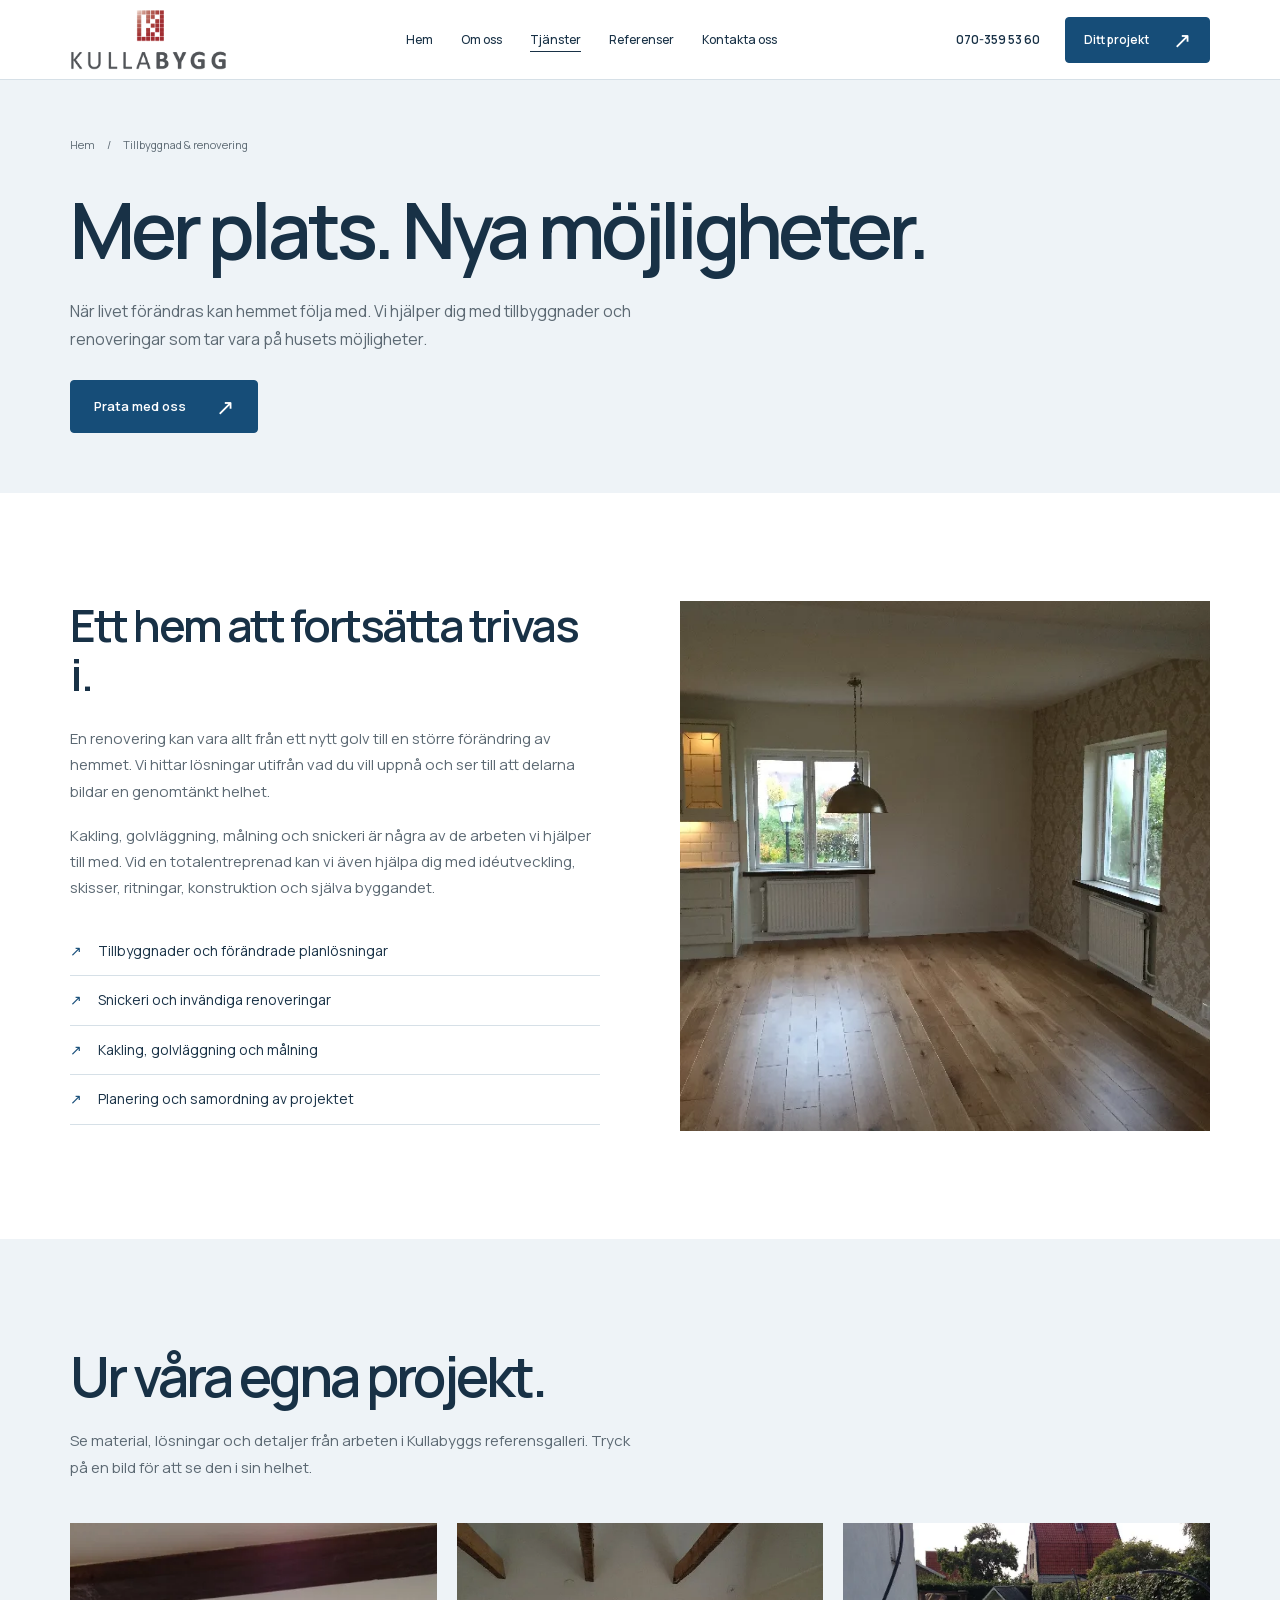
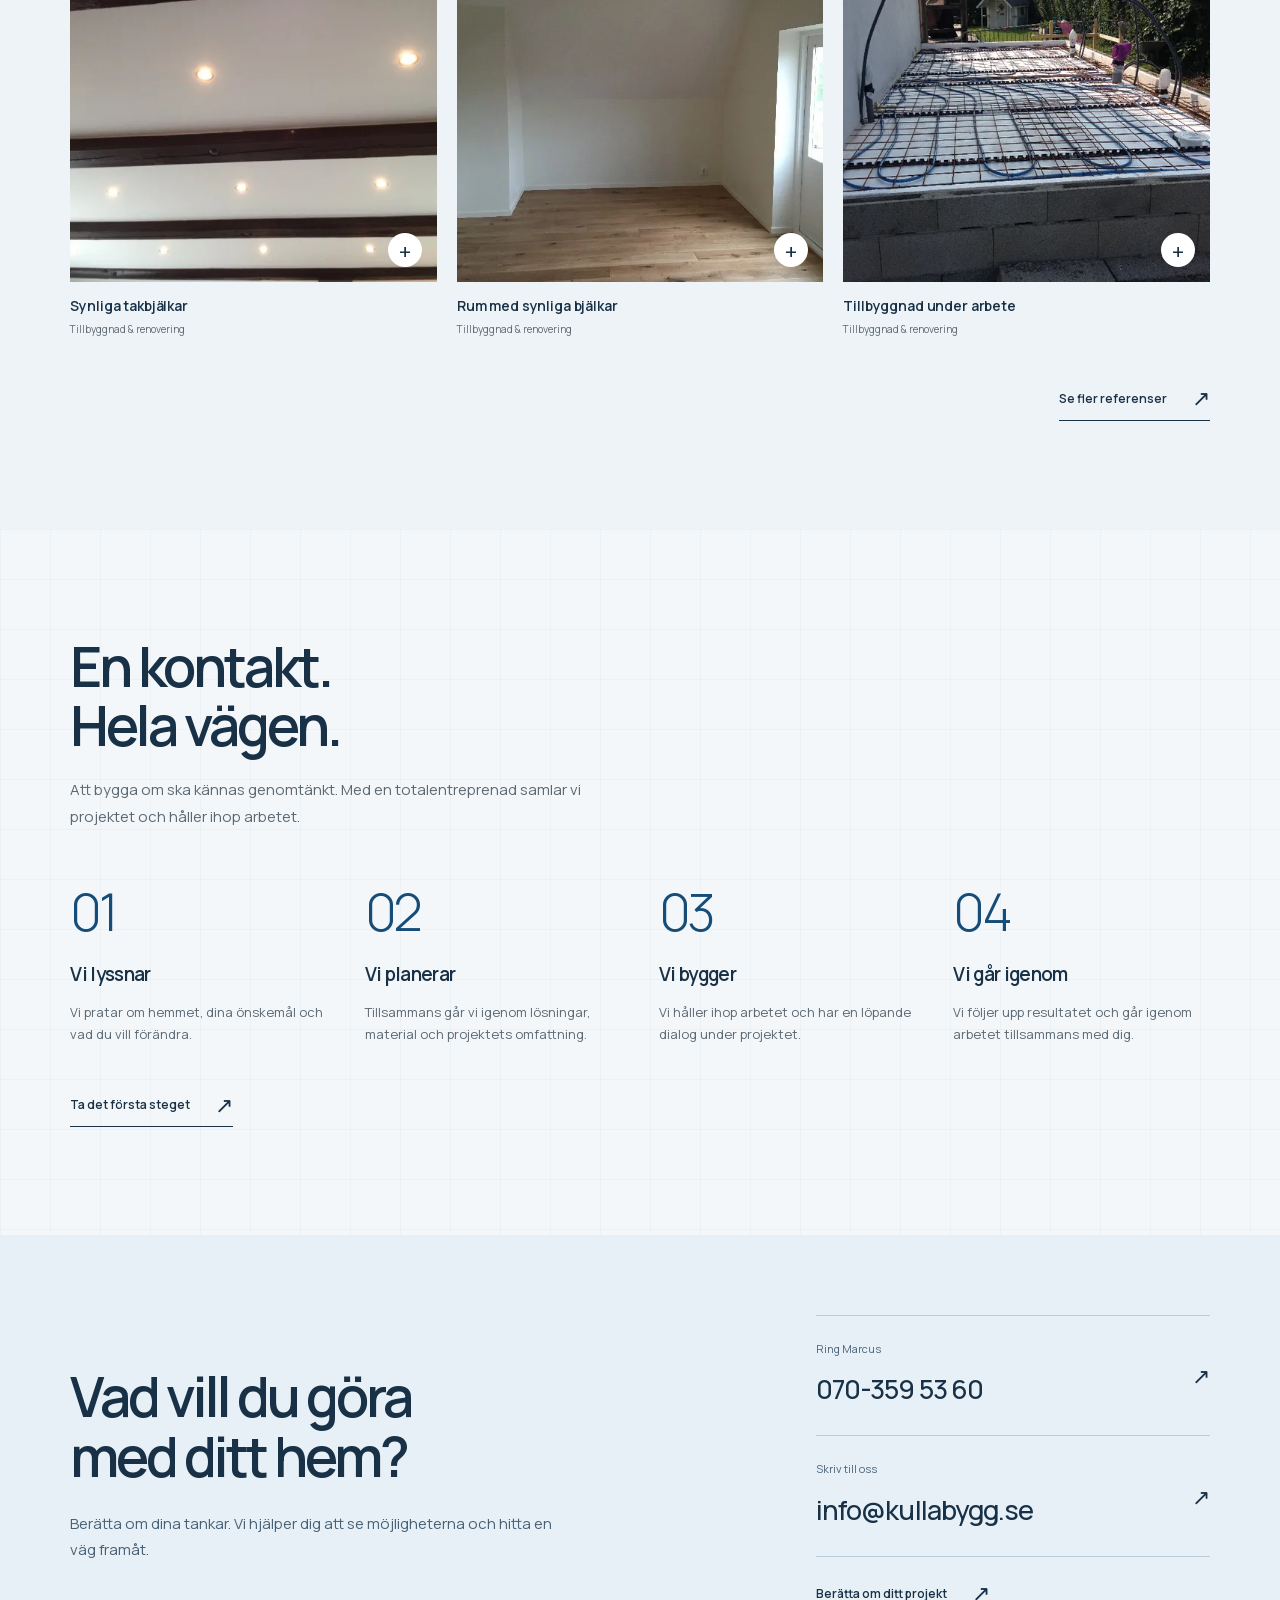
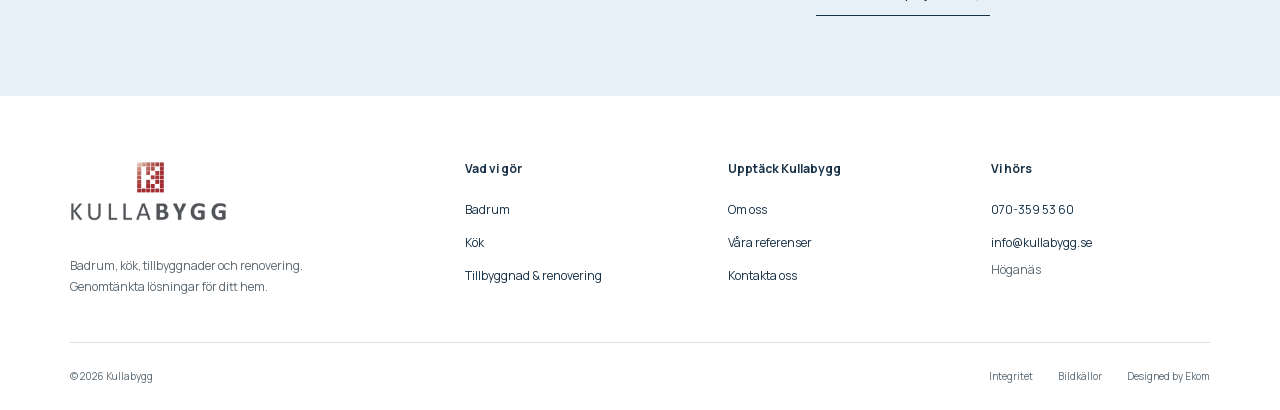
<file: tjanster/tillbyggnad-renovering/index.html>
<!doctype html><html lang="sv"><head><meta charset="utf-8"><meta name="viewport" content="width=device-width, initial-scale=1"><title>Tillbyggnad &amp; renovering i Höganäs | Kullabygg</title><meta name="description" content="När livet förändras kan hemmet följa med. Vi hjälper dig med tillbyggnader och renoveringar som tar vara på husets möjligheter."><meta name="theme-color" content="#164d78"><link rel="canonical" href="https://www.kullabygg.se/tjanster/tillbyggnad-renovering/"><meta property="og:locale" content="sv_SE"><meta property="og:type" content="website"><meta property="og:title" content="Tillbyggnad &amp; renovering i Höganäs | Kullabygg"><meta property="og:description" content="När livet förändras kan hemmet följa med. Vi hjälper dig med tillbyggnader och renoveringar som tar vara på husets möjligheter."><meta property="og:url" content="https://www.kullabygg.se/tjanster/tillbyggnad-renovering/"><meta property="og:image" content="https://www.kullabygg.se/assets/hero.webp"><meta name="twitter:card" content="summary_large_image"><link rel="icon" href="../../favicon.png" type="image/png"><link rel="apple-touch-icon" href="../../apple-touch-icon.png"><link rel="preload" href="../../assets/manrope.woff2" as="font" type="font/woff2" crossorigin><link rel="stylesheet" href="../../styles.css"><script src="../../script.js" defer></script><script type="application/ld+json">{"@context": "https://schema.org", "@graph": [{"@type": "Organization", "@id": "https://www.kullabygg.se/#organization", "name": "Kullabygg", "url": "https://www.kullabygg.se/", "logo": "https://www.kullabygg.se/assets/logo.png", "telephone": "+46703595360", "email": "info@kullabygg.se"}, {"@type": "WebPage", "@id": "https://www.kullabygg.se/tjanster/tillbyggnad-renovering/", "url": "https://www.kullabygg.se/tjanster/tillbyggnad-renovering/", "name": "Tillbyggnad & renovering i Höganäs | Kullabygg", "description": "När livet förändras kan hemmet följa med. Vi hjälper dig med tillbyggnader och renoveringar som tar vara på husets möjligheter.", "inLanguage": "sv-SE", "isPartOf": {"@id": "https://www.kullabygg.se/#website"}}, {"@type": "WebSite", "@id": "https://www.kullabygg.se/#website", "url": "https://www.kullabygg.se/", "name": "Kullabygg", "inLanguage": "sv-SE"}, {"@type": "Service", "name": "Tillbyggnad & renovering", "description": "När livet förändras kan hemmet följa med. Vi hjälper dig med tillbyggnader och renoveringar som tar vara på husets möjligheter.", "provider": {"@id": "https://www.kullabygg.se/#organization"}, "areaServed": "Höganäs"}]}</script></head><body><a class="skip" href="#main">Hoppa till innehållet</a><header class="site-header"><a class="logo" href="../../index.html" aria-label="Kullabygg, startsidan"><img src="../../assets/logo.png" width="462" height="177" alt="Kullabygg"></a><nav class="main-nav" id="main-nav" aria-label="Huvudmeny"><a href="../../index.html">Hem</a><a href="../../om-oss/index.html">Om oss</a><a href="../../tjanster/index.html" aria-current="page">Tjänster</a><a href="../../referenser/index.html">Referenser</a><a href="../../kontakt/index.html">Kontakta oss</a></nav><div class="header-contact"><a class="header-phone" href="tel:+46703595360">070-359 53 60</a><a class="btn " href="../../kontakt/index.html">Ditt projekt<span class="arrow" aria-hidden="true">↗</span></a></div><button class="menu-toggle" aria-expanded="false" aria-controls="main-nav"><span>Meny</span><span class="menu-icon" aria-hidden="true"></span></button></header><main id="main"><section class="page-head"><nav class="breadcrumb" aria-label="Brödsmulor"><a href="../../index.html">Hem</a><span aria-hidden="true">/</span><span>Tillbyggnad & renovering</span></nav><h1>Mer plats. Nya möjligheter.</h1><p>När livet förändras kan hemmet följa med. Vi hjälper dig med tillbyggnader och renoveringar som tar vara på husets möjligheter.</p><a class="btn " href="../../kontakt/index.html">Prata med oss<span class="arrow" aria-hidden="true">↗</span></a></section><section class="section wrap service-detail"><div><h2>Ett hem att fortsätta trivas i.</h2><p>En renovering kan vara allt från ett nytt golv till en större förändring av hemmet. Vi hittar lösningar utifrån vad du vill uppnå och ser till att delarna bildar en genomtänkt helhet.</p><p>Kakling, golvläggning, målning och snickeri är några av de arbeten vi hjälper till med. Vid en totalentreprenad kan vi även hjälpa dig med idéutveckling, skisser, ritningar, konstruktion och själva byggandet.</p><ul><li>Tillbyggnader och förändrade planlösningar</li><li>Snickeri och invändiga renoveringar</li><li>Kakling, golvläggning och målning</li><li>Planering och samordning av projektet</li></ul></div><img class="" src="../../assets/projekt-32.webp" srcset="../../assets/projekt-32-640.webp 600w" sizes="(max-width: 600px) 100vw, 50vw" width="600" height="600" alt="Renovering med bevarad karaktär, Kullabyggs referensprojekt" loading="eager" decoding="async"></section><section class="section wrap projects-home"><div class="section-heading"><h2>Ur våra egna projekt.</h2><p>Se material, lösningar och detaljer från arbeten i Kullabyggs referensgalleri. Tryck på en bild för att se den i sin helhet.</p></div><div class="mini-gallery"><button class="gallery-button" type="button" data-gallery="renovering" data-full="../../assets/projekt-31.webp" data-caption="Synliga takbjälkar" data-category="Tillbyggnad & renovering" aria-label="Förstora: Synliga takbjälkar"><span class="gallery-frame"><img class="" src="../../assets/projekt-31.webp" srcset="../../assets/projekt-31-640.webp 640w, ../../assets/projekt-31.webp 800w" sizes="(max-width: 600px) 45vw, 30vw" width="800" height="600" alt="Synliga takbjälkar, Kullabyggs referensprojekt" loading="lazy" decoding="async"><span class="zoom-symbol" aria-hidden="true">+</span></span><h3>Synliga takbjälkar</h3><small>Tillbyggnad & renovering</small></button><button class="gallery-button" type="button" data-gallery="renovering" data-full="../../assets/projekt-33.webp" data-caption="Rum med synliga bjälkar" data-category="Tillbyggnad & renovering" aria-label="Förstora: Rum med synliga bjälkar"><span class="gallery-frame"><img class="" src="../../assets/projekt-33.webp" srcset="../../assets/projekt-33-640.webp 600w" sizes="(max-width: 600px) 45vw, 30vw" width="600" height="600" alt="Rum med synliga bjälkar, Kullabyggs referensprojekt" loading="lazy" decoding="async"><span class="zoom-symbol" aria-hidden="true">+</span></span><h3>Rum med synliga bjälkar</h3><small>Tillbyggnad & renovering</small></button><button class="gallery-button" type="button" data-gallery="renovering" data-full="../../assets/projekt-39.webp" data-caption="Tillbyggnad under arbete" data-category="Tillbyggnad & renovering" aria-label="Förstora: Tillbyggnad under arbete"><span class="gallery-frame"><img class="" src="../../assets/projekt-39.webp" srcset="../../assets/projekt-39-640.webp 640w, ../../assets/projekt-39.webp 800w" sizes="(max-width: 600px) 45vw, 30vw" width="800" height="600" alt="Tillbyggnad under arbete, Kullabyggs referensprojekt" loading="lazy" decoding="async"><span class="zoom-symbol" aria-hidden="true">+</span></span><h3>Tillbyggnad under arbete</h3><small>Tillbyggnad & renovering</small></button></div><div class="section-tail"><a class="text-link" href="../../referenser/index.html#renovering">Se fler referenser<span class="arrow" aria-hidden="true">↗</span></a></div></section><section class="approach section wrap"><div class="section-heading reveal"><h2>En kontakt.<br>Hela vägen.</h2><p>Att bygga om ska kännas genomtänkt. Med en totalentreprenad samlar vi projektet och håller ihop arbetet.</p></div><div class="steps"><div class="step reveal"><span class="step-number">01</span><h3>Vi lyssnar</h3><p>Vi pratar om hemmet, dina önskemål och vad du vill förändra.</p></div><div class="step reveal"><span class="step-number">02</span><h3>Vi planerar</h3><p>Tillsammans går vi igenom lösningar, material och projektets omfattning.</p></div><div class="step reveal"><span class="step-number">03</span><h3>Vi bygger</h3><p>Vi håller ihop arbetet och har en löpande dialog under projektet.</p></div><div class="step reveal"><span class="step-number">04</span><h3>Vi går igenom</h3><p>Vi följer upp resultatet och går igenom arbetet tillsammans med dig.</p></div></div><div class="process-link"><a class="text-link" href="../../kontakt/index.html">Ta det första steget<span class="arrow" aria-hidden="true">↗</span></a></div></section><section class="contact-band"><div><h2>Vad vill du göra<br>med ditt hem?</h2><p>Berätta om dina tankar. Vi hjälper dig att se möjligheterna och hitta en väg framåt.</p></div><div class="contact-links"><a class="contact-line" href="tel:+46703595360"><small>Ring Marcus</small><strong>070-359 53 60</strong><span class="arrow" aria-hidden="true">↗</span></a><a class="contact-line" href="mailto:info@kullabygg.se"><small>Skriv till oss</small><strong>info@kullabygg.se</strong><span class="arrow" aria-hidden="true">↗</span></a><a class="text-link" href="../../kontakt/index.html">Berätta om ditt projekt<span class="arrow" aria-hidden="true">↗</span></a></div></section><dialog class="lightbox" aria-labelledby="lightbox-title"><button class="lightbox-close" type="button" aria-label="Stäng bildvisning">×</button><img class="lightbox-image" alt=""><div class="lightbox-footer"><div><h2 id="lightbox-title"></h2><p class="lightbox-category"></p></div><div class="lightbox-controls"><button type="button" data-prev aria-label="Föregående bild">←</button><span class="lightbox-counter" aria-live="polite"></span><button type="button" data-next aria-label="Nästa bild">→</button></div></div></dialog></main><footer class="footer"><div class="footer-top"><div><a href="../../index.html" class="logo"><img src="../../assets/logo.png" class="footer-logo" width="462" height="177" alt="Kullabygg"></a><p>Badrum, kök, tillbyggnader och renovering.<br>Genomtänkta lösningar för ditt hem.</p></div><div><h3>Vad vi gör</h3><a href="../../tjanster/badrum/index.html">Badrum</a><a href="../../tjanster/kok/index.html">Kök</a><a href="../../tjanster/tillbyggnad-renovering/index.html">Tillbyggnad & renovering</a></div><div><h3>Upptäck Kullabygg</h3><a href="../../om-oss/index.html">Om oss</a><a href="../../referenser/index.html">Våra referenser</a><a href="../../kontakt/index.html">Kontakta oss</a></div><div><h3>Vi hörs</h3><a href="tel:+46703595360">070-359 53 60</a><a href="mailto:info@kullabygg.se">info@kullabygg.se</a><p>Höganäs</p></div></div><div class="footer-bottom"><span>© 2026 Kullabygg</span><div><a href="../../integritet/index.html">Integritet</a><a href="../../bildkallor/index.html">Bildkällor</a><a href="https://ekom.se" target="_blank" rel="noopener noreferrer">Designed by Ekom</a></div></div></footer><div class="mobile-contact" aria-label="Snabbkontakt"><a href="tel:+46703595360">Ring Marcus</a><a href="mailto:info@kullabygg.se">Mejla oss ↗</a></div></body></html>
</file>
<file: styles.css>
@font-face{font-family:Manrope;src:url('assets/manrope.woff2') format('woff2');font-weight:200 800;font-display:swap}:root{--blue:#164d78;--ink:#183146;--muted:#5c6973;--paper:#fff;--tint:#eef3f7;--line:#d6e0e7;--gutter:clamp(22px,5.5vw,96px);--radius:4px}*{box-sizing:border-box}html{scroll-behavior:smooth;scroll-padding-top:95px}body{margin:0;background:var(--paper);color:var(--ink);font:15px/1.75 Manrope,Arial,sans-serif}a{color:inherit;text-decoration:none}button,input,textarea,select{font:inherit}button,a,input,select,textarea{-webkit-tap-highlight-color:transparent}button{cursor:pointer;color:inherit}img{display:block;max-width:100%;height:auto}h1,h2,h3,h4,p,figure{margin:0}h1,h2,h3{font-weight:600;line-height:1.08;letter-spacing:-.055em}h2{font-size:clamp(36px,4.3vw,67px)}h3{font-size:24px;line-height:1.3;letter-spacing:-.035em}p{max-width:61ch}p+p{margin-top:18px}.wrap{padding-inline:var(--gutter)}.section{padding-block:108px}.muted{color:var(--muted)}.kicker{font-size:11px;font-weight:600;text-transform:uppercase;letter-spacing:.16em;line-height:1.6}.btn{display:inline-flex;align-items:center;justify-content:space-between;gap:30px;min-height:52px;padding:14px 23px;border:1px solid var(--blue);border-radius:var(--radius);background:var(--blue);color:white;font-size:13px;font-weight:600;transition:background .2s,transform .2s}.btn:hover{background:#0c3454;transform:translateY(-2px)}.btn.white{background:#fff;border-color:#fff;color:var(--ink)}.btn.white:hover{background:#eaf1f7}.btn.outline{background:transparent;color:var(--blue);border-color:var(--line)}.btn.outline:hover{border-color:var(--blue)}.arrow{font-size:22px;font-weight:400;line-height:1;display:inline-block;transition:transform .2s}.text-link{display:inline-flex;align-items:center;gap:25px;min-height:44px;border-bottom:1px solid currentColor;font-size:12px;font-weight:600;padding:8px 0}.text-link:hover .arrow{transform:translateX(4px)}a:focus-visible,button:focus-visible,input:focus-visible,select:focus-visible,textarea:focus-visible,summary:focus-visible{outline:2px solid #2686ce;outline-offset:5px}.skip{position:fixed;top:-100px;left:20px;z-index:200;background:#fff;padding:15px}.skip:focus{top:10px}[hidden]{display:none!important}.site-header{height:80px;padding-inline:var(--gutter);background:#fff;display:flex;align-items:center;justify-content:space-between;gap:30px;border-bottom:1px solid var(--line);position:relative;z-index:40}.logo img{width:157px;height:61px;object-fit:contain}.main-nav{display:flex;align-items:center;gap:28px}.main-nav>a{font-size:12px;min-height:44px;display:inline-flex;align-items:center;font-weight:500}.main-nav>a:not(.btn):hover,.main-nav a[aria-current=page]:not(.btn){text-decoration:underline;text-underline-offset:7px}.header-contact{display:flex;align-items:center;gap:25px}.header-phone{font-size:12px;font-weight:600}.header-contact .btn{min-height:44px;padding:11px 18px;gap:24px;font-size:12px}.menu-toggle{display:none;background:transparent;border:0;align-items:center;gap:13px;font-size:12px;min-height:44px}.menu-icon{width:23px;height:12px;border-block:1px solid}.hero{position:relative;isolation:isolate;min-height:650px;height:calc(100svh - 80px);max-height:1020px;color:#fff;overflow:hidden}.hero picture{position:absolute;inset:0;z-index:-2}.hero img{width:100%;height:100%;object-fit:cover;object-position:60% 48%}.hero:after{content:'';position:absolute;inset:0;z-index:-1;background:linear-gradient(90deg,#0c223bba,#0c223b54 50%,#0c223b08),linear-gradient(0deg,#102c4075,transparent 50%)}.hero-content{padding:clamp(60px,6.4vw,95px) var(--gutter) 80px;max-width:1100px}.hero h1{font-size:clamp(68px,7.8vw,126px);line-height:1.03;letter-spacing:-.065em;font-weight:500;margin:24px 0 27px;max-width:950px}.hero p{font-size:15px;max-width:410px;line-height:1.8}.hero-actions{display:flex;gap:30px;align-items:center;margin-top:34px}.hero-actions .text-link{font-size:13px}.trust-row{display:grid;grid-template-columns:repeat(3,1fr);border-bottom:1px solid var(--line);padding:29px var(--gutter);background:#fff}.trust-item{display:flex;align-items:center;justify-content:center;gap:16px;font-size:12px;border-right:1px solid var(--line)}.trust-item:last-child{border:0}.trust-symbol{font-size:21px;font-weight:400;color:var(--blue)}.intro{display:grid;grid-template-columns:1.4fr .6fr;gap:100px;align-items:center}.intro h2{max-width:800px}.intro-text{max-width:580px;color:var(--muted);margin-top:28px}.intro .text-link{margin-top:25px}.detail-photo{position:relative}.detail-photo img{width:100%;height:380px;object-fit:cover}.detail-photo:before{content:'';position:absolute;width:55%;height:70%;top:-22px;right:-22px;border-top:1px solid #b8cad7;border-right:1px solid #b8cad7;z-index:-1}.detail-photo figcaption{padding-top:12px;font-size:10px;color:var(--muted)}.section-heading{max-width:760px;margin-bottom:42px}.section-heading p{margin-top:22px;color:var(--muted);max-width:570px}.section-heading .kicker{margin-bottom:18px;color:var(--blue)}.projects-home{background:var(--tint)}.projects-layout{display:grid;grid-template-columns:1.32fr 1fr;gap:26px}.project-large{grid-row:span 2}.project-card{display:block}.project-card figure{position:relative;overflow:hidden;background:#d7e0e6}.project-card img{width:100%;height:100%;object-fit:cover;transition:transform .55s}.project-card:hover img{transform:scale(1.025)}.project-large figure{height:646px}.project-small figure{height:257px}.project-caption{padding-top:17px;display:flex;align-items:center;justify-content:space-between;gap:20px}.project-caption h3{font-size:19px;font-weight:600;letter-spacing:-.03em}.project-caption small{display:block;font-size:11px;color:var(--muted);margin-bottom:3px}.project-caption .arrow{border:1px solid #bdccd8;border-radius:50%;width:40px;height:40px;display:grid;place-items:center;flex-shrink:0}.section-tail{margin-top:35px;display:flex;justify-content:flex-end}.service-tabs{display:grid;grid-template-columns:1fr 1.2fr;gap:70px;align-items:stretch}.tab-buttons{display:flex;flex-direction:column;gap:0}.service-tab{display:flex;align-items:center;gap:25px;text-align:left;border:0;border-bottom:1px solid var(--line);background:none;padding:23px 0;min-height:87px}.service-tab>span:first-child{font-size:10px;color:var(--muted);letter-spacing:.1em}.service-tab h3{font-size:29px;font-weight:500;letter-spacing:-.04em;flex:1}.service-tab[aria-selected=true]{color:var(--blue)}.service-tab[aria-selected=true] .arrow{transform:rotate(45deg)}.service-panel{padding:32px 0 0;max-width:500px}.service-panel p{color:var(--muted)}.service-panel .text-link{margin-top:20px}.service-visual{min-height:550px;position:relative;overflow:hidden;background:#e2e8ec}.service-visual img{width:100%;height:100%;object-fit:cover;position:absolute;inset:0}.service-visual img[hidden]{display:none}.approach{background:linear-gradient(90deg,#d6e1e944 1px,transparent 1px),linear-gradient(#d6e1e944 1px,transparent 1px),#f4f7fa;background-size:50px 50px}.steps{display:grid;grid-template-columns:repeat(4,1fr);gap:38px;margin-top:56px}.step-number{color:var(--blue);font-size:52px;font-weight:300;letter-spacing:-.07em;line-height:1;display:block;margin-bottom:24px}.step h3{font-size:19px;margin-bottom:14px}.step p{color:var(--muted);font-size:13px}.process-link{margin-top:37px}.statement{display:grid;grid-template-columns:.9fr 1.1fr;align-items:center;gap:85px}.statement-image img{width:100%;height:580px;object-fit:cover}.statement-copy h2{font-size:clamp(38px,4vw,60px)}.statement-copy p{color:var(--muted);margin-top:26px}.statement-copy .text-link{margin-top:25px}.faq{display:grid;grid-template-columns:.85fr 1.15fr;gap:80px}.faq h2{font-size:clamp(35px,3.5vw,55px)}.faq-list{border-top:1px solid var(--line)}details{border-bottom:1px solid var(--line)}summary{cursor:pointer;list-style:none;display:flex;justify-content:space-between;align-items:center;gap:25px;padding:22px 0;min-height:75px;font-size:15px;font-weight:600}summary::-webkit-details-marker{display:none}summary:after{content:'+';font-size:24px;font-weight:400}details[open] summary:after{content:'−'}details p{color:var(--muted);font-size:13px;padding:0 28px 25px 0}.contact-band{background:#e7f0f7;padding:80px var(--gutter);display:grid;grid-template-columns:1.25fr .75fr;gap:90px;align-items:center}.contact-band h2{max-width:680px}.contact-band p{max-width:490px;color:#496176;margin-top:25px}.contact-links{border-top:1px solid #b8ccdc}.contact-line{display:block;padding:23px 0;border-bottom:1px solid #b8ccdc}.contact-line small{display:block;font-size:11px;color:#4a6378;margin-bottom:7px}.contact-line strong{font-size:clamp(21px,2.1vw,31px);font-weight:500;letter-spacing:-.035em}.contact-line .arrow{float:right}.contact-line:hover{color:var(--blue)}.contact-links>.text-link{margin-top:15px}.footer{padding:65px var(--gutter) 25px;background:#fff}.footer-top{display:grid;grid-template-columns:1.6fr 1fr 1fr 1fr;gap:45px}.footer-logo{width:185px;margin-bottom:25px}.footer-top p{font-size:12px;color:var(--muted);max-width:270px}.footer-top h3{font-size:12px;font-weight:700;letter-spacing:0;margin:0 0 17px}.footer-top a:not(.logo){display:block;font-size:12px;padding:6px 0}.footer a:hover{text-decoration:underline;text-underline-offset:5px}.footer-bottom{margin-top:45px;padding-top:25px;border-top:1px solid var(--line);display:flex;justify-content:space-between;flex-wrap:wrap;gap:15px;font-size:10px;color:var(--muted)}.footer-bottom>div{display:flex;gap:25px}.mobile-contact{display:none}.breadcrumb{display:flex;gap:12px;flex-wrap:wrap;font-size:11px;color:var(--muted);margin-bottom:35px}.page-head{padding:55px var(--gutter) 60px;background:var(--tint)}.page-head h1{font-size:clamp(48px,6vw,88px);max-width:960px;margin-bottom:25px}.page-head p{font-size:16px;color:var(--muted);max-width:650px}.page-head .kicker{margin-bottom:18px}.page-head .btn{margin-top:27px}.service-overview{display:grid;grid-template-columns:1fr;gap:70px}.service-row{display:grid;grid-template-columns:1.1fr 1fr;gap:70px;align-items:center}.service-row img{width:100%;height:460px;object-fit:cover}.service-row h2{font-size:44px}.service-row p{margin-top:22px;color:var(--muted)}.service-row .btn{margin-top:30px}.service-row .service-num{font-size:13px;letter-spacing:.12em;color:var(--blue);margin-bottom:20px;display:block}.service-detail{display:grid;grid-template-columns:1fr 1fr;gap:80px;align-items:start}.service-detail h2{font-size:45px;margin-bottom:28px}.service-detail p{color:var(--muted)}.service-detail ul{list-style:none;padding:0;margin:25px 0 0}.service-detail li{padding:12px 0;border-bottom:1px solid var(--line);font-size:14px;display:flex;gap:16px}.service-detail li:before{content:'↗';color:var(--blue)}.service-detail img{height:530px;width:100%;object-fit:cover}.mini-gallery{display:grid;grid-template-columns:repeat(3,1fr);gap:20px}.mini-gallery img{aspect-ratio:.92;object-fit:cover}.mini-gallery .gallery-button{width:100%}.filter-row{display:flex;justify-content:space-between;align-items:center;gap:30px;margin-bottom:35px}.filters{display:flex;gap:8px;flex-wrap:wrap}.filter{border:1px solid var(--line);border-radius:var(--radius);background:#fff;padding:11px 20px;min-height:44px;font-size:12px}.filter[aria-pressed=true],.filter:hover{background:var(--blue);color:white;border-color:var(--blue)}.gallery-count{font-size:11px;color:var(--muted)}.gallery-grid{display:grid;grid-template-columns:repeat(3,1fr);gap:30px 22px}.gallery-button{border:0;padding:0;background:none;text-align:left;display:block;min-width:0}.gallery-frame{position:relative;aspect-ratio:1.02;overflow:hidden;background:#e6ebee}.gallery-frame img{width:100%;height:100%;object-fit:cover;transition:transform .4s}.gallery-button:hover img{transform:scale(1.035)}.gallery-frame .zoom-symbol{position:absolute;bottom:15px;right:15px;background:white;width:34px;height:34px;border-radius:50%;display:grid;place-items:center;font-size:22px}.gallery-button h3{font-size:14px;letter-spacing:-.01em;margin-top:15px;font-weight:600}.gallery-button small{font-size:10px;color:var(--muted)}.lightbox{border:0;padding:0;background:white;width:min(1120px,95vw);max-height:92svh;border-radius:var(--radius);color:var(--ink)}.lightbox::backdrop{background:#071b2bd6;backdrop-filter:blur(4px)}.lightbox-image{width:100%;height:min(72svh,720px);object-fit:contain;background:#f1f4f6}.lightbox-close{position:absolute;right:12px;top:12px;min-width:44px;min-height:44px;border:1px solid var(--line);background:#fff;z-index:2;font-size:25px;border-radius:var(--radius)}.lightbox-footer{padding:20px 30px;display:flex;gap:25px;align-items:center;justify-content:space-between}.lightbox-footer h2{font-size:21px;letter-spacing:-.02em}.lightbox-footer p{font-size:11px;color:var(--muted);margin-top:4px}.lightbox-controls{display:flex;gap:10px;align-items:center}.lightbox-controls button{border:1px solid var(--line);background:white;width:44px;height:44px;font-size:20px;border-radius:var(--radius)}.lightbox-controls span{min-width:45px;text-align:center;font-size:11px}.locked{overflow:hidden}.contact-layout{display:grid;grid-template-columns:.8fr 1.2fr;gap:80px}.contact-details h2{font-size:40px;margin-bottom:25px}.contact-details>p{color:var(--muted);margin-bottom:35px}.contact-person{background:var(--tint);padding:28px;margin-bottom:25px;border-radius:var(--radius)}.contact-person small{font-size:10px;letter-spacing:.1em;text-transform:uppercase;color:var(--muted)}.contact-person h3{font-size:25px;margin:10px 0 18px}.contact-person a{display:block;padding:9px 0;font-size:17px;font-weight:500;overflow-wrap:anywhere}.quote-form{background:var(--tint);padding:40px;border-radius:var(--radius)}.quote-form h2{font-size:35px;margin-bottom:30px}.form-row{display:grid;grid-template-columns:1fr 1fr;gap:20px}.field{margin-bottom:24px}.field label{font-size:12px;display:block;margin-bottom:7px;font-weight:600}.field input,.field select,.field textarea{width:100%;min-height:48px;border:1px solid #bbcbd8;border-radius:var(--radius);background:#fff;padding:12px;color:var(--ink)}.field textarea{min-height:150px;resize:vertical}.field input::placeholder,.field textarea::placeholder{color:#647383}.form-note{font-size:12px;color:var(--muted);margin-bottom:22px}.form-status{font-size:13px;margin-top:18px}.article{max-width:820px;margin:auto}.article h2{font-size:32px;margin:35px 0 18px}.article p{max-width:none;color:var(--muted)}.article a{text-decoration:underline;text-underline-offset:4px}.about-intro{display:grid;grid-template-columns:1.1fr 1fr;gap:80px;align-items:center}.about-intro p{margin-top:25px;color:var(--muted)}.about-intro img{width:100%;height:530px;object-fit:cover}.about-values{display:grid;grid-template-columns:repeat(3,1fr);gap:45px;margin-top:55px}.about-values h3{font-size:23px;margin-bottom:17px}.about-values p{font-size:14px;color:var(--muted)}.image-ribbon{display:grid;grid-template-columns:1fr 1fr;gap:2px}.image-ribbon img{width:100%;height:450px;object-fit:cover}.image-note{font-size:11px;color:var(--muted);margin-top:20px}.reveal{transition:opacity .55s ease,transform .55s ease}.motion-ready .reveal:not(.in-view){opacity:0;transform:translateY(14px)}
@media(min-width:1800px){.hero-content{padding-top:95px}.hero h1{font-size:140px}.section{padding-block:130px}}
@media(max-width:1150px){.header-phone{display:none}.main-nav{gap:22px}.intro{gap:50px;grid-template-columns:1.3fr .7fr}.detail-photo img{height:330px}.service-tabs{gap:40px}.statement{gap:45px}.faq{gap:45px}.contact-band{gap:50px}.footer-top{gap:30px}.service-row{gap:40px}.contact-layout{gap:40px}.steps{gap:25px}.project-large figure{height:610px}.project-small figure{height:240px}}
@media(max-width:850px){.site-header{height:76px}.logo img{width:140px;height:55px}.header-contact{margin-left:auto;gap:18px}.header-contact .btn{padding:10px 14px;font-size:11px;gap:16px}.menu-toggle{display:flex}.main-nav{display:none;position:absolute;left:0;right:0;top:76px;background:#fff;padding:18px var(--gutter) 25px;border-bottom:1px solid var(--line);box-shadow:0 10px 15px #1339540c}.main-nav.open{display:flex;flex-direction:column;align-items:stretch;gap:0}.main-nav>a{font-size:18px;padding:12px 0;min-height:50px;border-bottom:1px solid #e9eff4}.hero{height:calc(100svh - 76px);min-height:620px;max-height:950px}.hero-content{padding-top:70px}.hero h1{font-size:clamp(65px,9.7vw,92px)}.section{padding-block:78px}.intro{gap:38px;grid-template-columns:1fr 1fr}.intro h2{font-size:42px}.detail-photo img{height:390px}.projects-layout{gap:20px}.project-large figure{height:540px}.project-small figure{height:206px}.project-caption h3{font-size:16px}.project-caption small{font-size:10px}.project-caption .arrow{width:32px;height:32px;font-size:18px}.service-tabs{grid-template-columns:1fr 1fr;gap:30px}.service-tab h3{font-size:23px}.service-tab{gap:15px}.service-visual{min-height:520px}.steps{grid-template-columns:1fr 1fr;gap:40px}.statement{gap:30px}.statement-image img{height:510px}.statement-copy h2{font-size:39px}.faq{grid-template-columns:1fr;gap:35px}.contact-band{grid-template-columns:1fr 1fr;gap:35px;padding-block:60px}.contact-band h2{font-size:44px}.contact-line strong{font-size:20px}.footer-top{grid-template-columns:1.25fr 1fr 1fr}.footer-top>div:first-child{grid-column:1/-1;display:flex;align-items:center;justify-content:space-between;gap:45px}.footer-logo{margin:0}.contact-layout{grid-template-columns:1fr;gap:35px}.service-row{grid-template-columns:1fr 1fr;gap:30px}.service-row img{height:400px}.service-row h2{font-size:35px}.service-detail{gap:35px}.service-detail h2{font-size:38px}.gallery-grid{grid-template-columns:repeat(3,1fr);gap:25px 16px}.about-intro{gap:35px}.about-intro h2{font-size:42px}.about-intro img{height:510px}.about-values{gap:25px}.about-values h3{font-size:20px}}
@media(max-width:600px){:root{--gutter:22px}body{font-size:14px}.site-header{height:72px;padding-inline:20px;gap:15px}.logo img{width:125px;height:49px}.header-contact .btn{display:none}.main-nav{top:72px}.hero{height:calc(100svh - 72px);min-height:600px;max-height:850px}.hero img{object-position:61% center}.hero:after{background:linear-gradient(90deg,#0b253db3,#0b253d45),linear-gradient(0deg,#0c263e88,transparent 100%)}.hero-content{padding:65px var(--gutter) 55px}.hero h1{font-size:clamp(52px,14.5vw,79px);letter-spacing:-.06em;margin:23px 0 25px;line-height:1.06}.hero .kicker{font-size:9px}.hero p{font-size:13px;max-width:295px}.hero-actions{gap:23px;margin-top:30px;align-items:center;flex-wrap:wrap}.hero-actions .btn{font-size:12px;padding:14px 18px;gap:21px}.hero-actions .text-link{font-size:12px;gap:12px}.trust-row{padding:25px 14px;gap:10px}.trust-item{display:block;text-align:center;font-size:9px;line-height:1.65;padding:0 5px}.trust-symbol{display:block;font-size:19px;line-height:1;margin-bottom:10px}.section{padding-block:62px}h2{font-size:39px;letter-spacing:-.05em;line-height:1.13}.intro{grid-template-columns:1fr;gap:40px}.intro h2{font-size:40px}.intro-text{margin-top:24px}.detail-photo{max-width:none;padding-right:18px}.detail-photo img{height:290px;object-position:50% 60%}.detail-photo:before{right:0;top:-18px}.detail-photo figcaption{font-size:10px}.section-heading{margin-bottom:30px}.section-heading p{font-size:13px;margin-top:20px}.section-heading .kicker{font-size:10px;margin-bottom:15px}.projects-layout{grid-template-columns:1fr;gap:30px}.project-large{grid-row:auto}.project-large figure{height:400px}.project-small figure{height:290px}.project-caption h3{font-size:18px}.project-caption small{font-size:10px}.project-caption .arrow{width:38px;height:38px;font-size:21px}.section-tail{justify-content:flex-start;margin-top:30px}.service-tabs{grid-template-columns:1fr;gap:30px}.service-tab{padding:19px 0;min-height:77px}.service-tab h3{font-size:24px}.service-panel{padding-top:25px}.service-visual{min-height:340px}.steps{gap:35px 24px;margin-top:35px}.step-number{font-size:44px;margin-bottom:20px}.step h3{font-size:18px}.step p{font-size:12px}.statement{grid-template-columns:1fr;gap:35px}.statement-image img{height:380px}.statement-copy h2{font-size:38px}.statement-copy p{margin-top:22px}.faq{gap:30px}.faq h2{font-size:37px}summary{font-size:14px;gap:20px;min-height:72px}.contact-band{grid-template-columns:1fr;gap:35px;padding:55px var(--gutter)}.contact-band h2{font-size:42px}.contact-band p{font-size:13px;margin-top:22px}.contact-line strong{font-size:26px}.contact-line{padding-block:22px}.footer{padding:50px var(--gutter) 80px}.footer-top{grid-template-columns:1fr 1fr;gap:35px 20px}.footer-top>div:first-child{display:block}.footer-logo{width:155px;margin-bottom:22px}.footer-top>div:last-child{grid-column:1/-1}.footer-top a:not(.logo){padding-block:7px}.footer-bottom{margin-top:35px;padding-top:22px;font-size:9px;gap:13px}.footer-bottom>div{gap:17px}.mobile-contact{position:fixed;z-index:35;left:18px;right:18px;bottom:14px;display:flex;border-radius:var(--radius);overflow:hidden;box-shadow:0 4px 20px #132f4e30;background:#fff;border:1px solid var(--blue);transform:translateY(100px);transition:transform .25s}.mobile-contact.show{transform:translateY(0)}.mobile-contact a{display:flex;justify-content:center;align-items:center;width:50%;min-height:50px;font-size:12px;font-weight:600}.mobile-contact a:last-child{background:var(--blue);color:#fff}.page-head{padding:30px var(--gutter) 40px}.breadcrumb{margin-bottom:28px;font-size:10px;gap:9px}.page-head h1{font-size:45px;letter-spacing:-.055em;line-height:1.1}.page-head p{font-size:14px}.service-overview{gap:55px}.service-row{grid-template-columns:1fr;gap:28px}.service-row img{height:330px}.service-row h2{font-size:36px}.service-row .service-num{margin-bottom:15px}.service-detail{grid-template-columns:1fr;gap:35px}.service-detail h2{font-size:36px}.service-detail img{height:360px}.mini-gallery{grid-template-columns:1fr 1fr;gap:15px}.mini-gallery .gallery-button:last-child{grid-column:1/-1}.mini-gallery .gallery-button:last-child img{aspect-ratio:1.3}.gallery-grid{grid-template-columns:1fr 1fr;gap:25px 15px}.gallery-frame{aspect-ratio:.88}.gallery-button h3{font-size:12px;line-height:1.45;margin-top:10px}.gallery-button small{font-size:9px}.gallery-frame .zoom-symbol{width:28px;height:28px;bottom:10px;right:10px;font-size:19px}.filter-row{align-items:flex-start;flex-direction:column;gap:18px;margin-bottom:25px}.filters{gap:7px}.filter{padding:10px 15px;font-size:11px}.gallery-count{font-size:10px}.lightbox{width:calc(100vw - 20px);max-height:94svh}.lightbox-image{height:60svh;min-height:250px}.lightbox-footer{padding:20px;flex-direction:column;align-items:start;gap:20px}.lightbox-footer h2{font-size:19px}.lightbox-controls{align-self:flex-end}.quote-form{padding:28px 20px}.quote-form h2{font-size:30px;margin-bottom:25px}.form-row{grid-template-columns:1fr;gap:0}.form-note{font-size:11px}.contact-person{padding:25px}.contact-details h2{font-size:36px}.about-intro{grid-template-columns:1fr;gap:35px}.about-intro h2{font-size:38px}.about-intro img{height:370px}.about-values{grid-template-columns:1fr;gap:30px;margin-top:35px}.image-ribbon{grid-template-columns:1fr 1fr}.image-ribbon img{height:300px}.article h2{font-size:29px}.reveal{transition-duration:.4s}}
@media(prefers-reduced-motion:reduce){html{scroll-behavior:auto}*,*:before,*:after{animation:none!important;transition:none!important}.motion-ready .reveal:not(.in-view){opacity:1;transform:none}}
.gallery-frame{display:block}.service-visual>div{height:100%}.service-visual img{min-height:100%}.main-nav{white-space:nowrap}.footer-top a.logo{display:inline-block}.hero-actions .text-link:hover{color:#fff}.gallery-button:focus-visible .gallery-frame{outline:2px solid var(--blue);outline-offset:4px}@media(max-width:350px){.hero h1{font-size:49px}.hero-content{padding-top:47px}.hero-actions{gap:15px}.hero-actions .btn{gap:13px;font-size:11px}.hero-actions .text-link{font-size:11px}.contact-line strong{font-size:23px}.steps{grid-template-columns:1fr}.footer-bottom>div{gap:12px;flex-wrap:wrap}} 
@media(max-width:350px){.hero h1{font-size:43px}}
</file>
